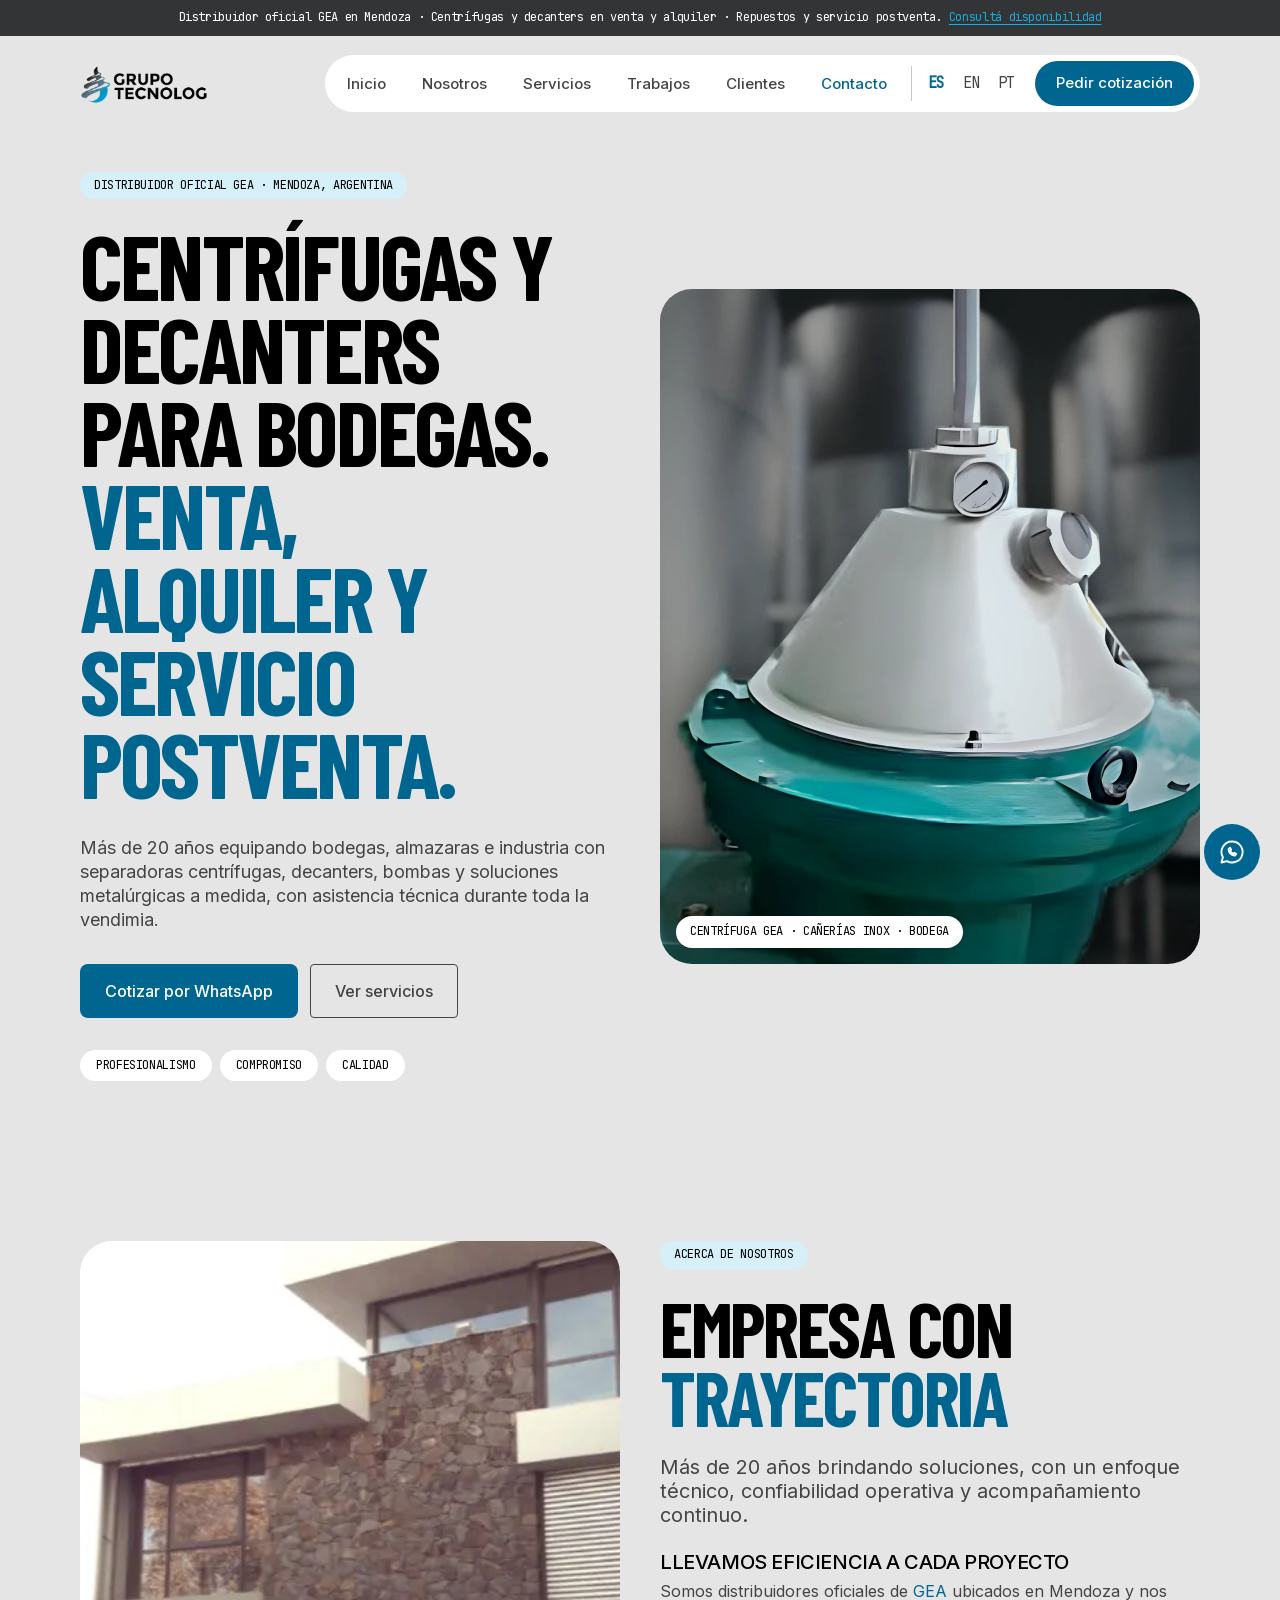
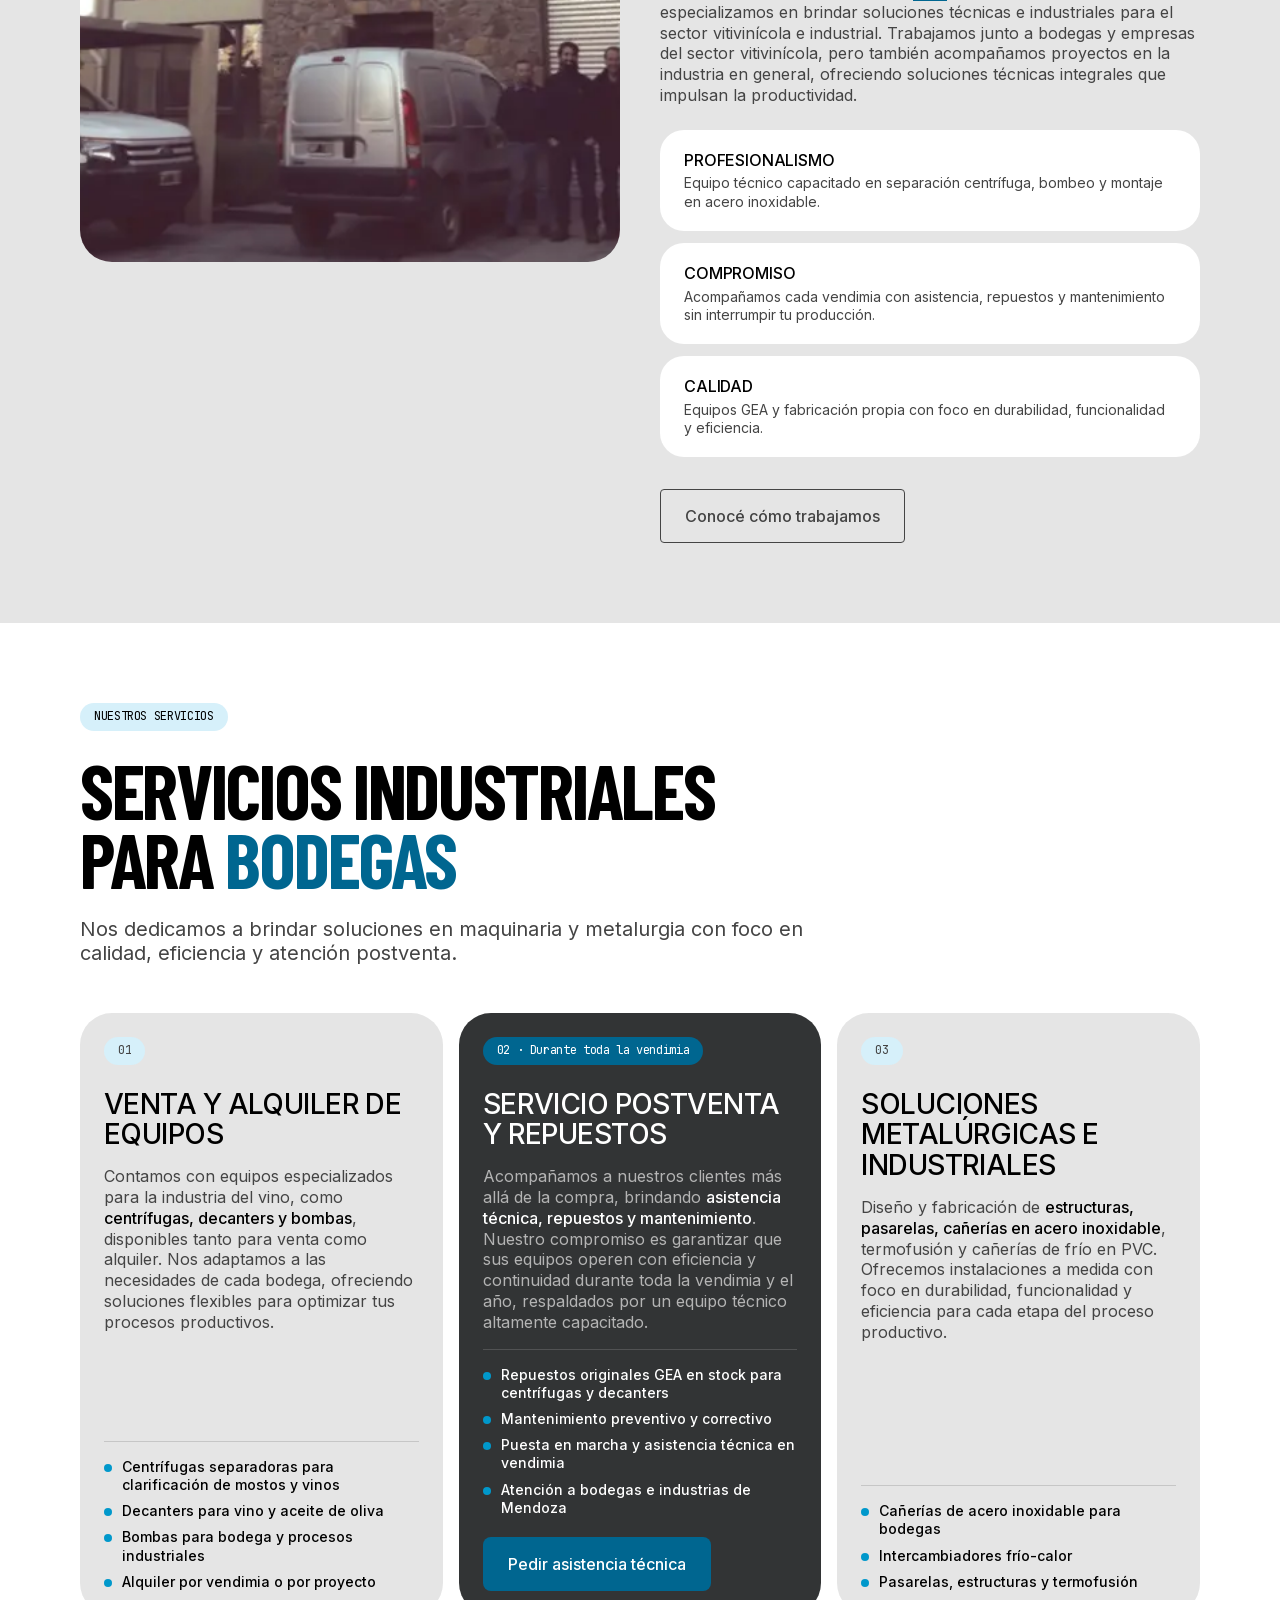
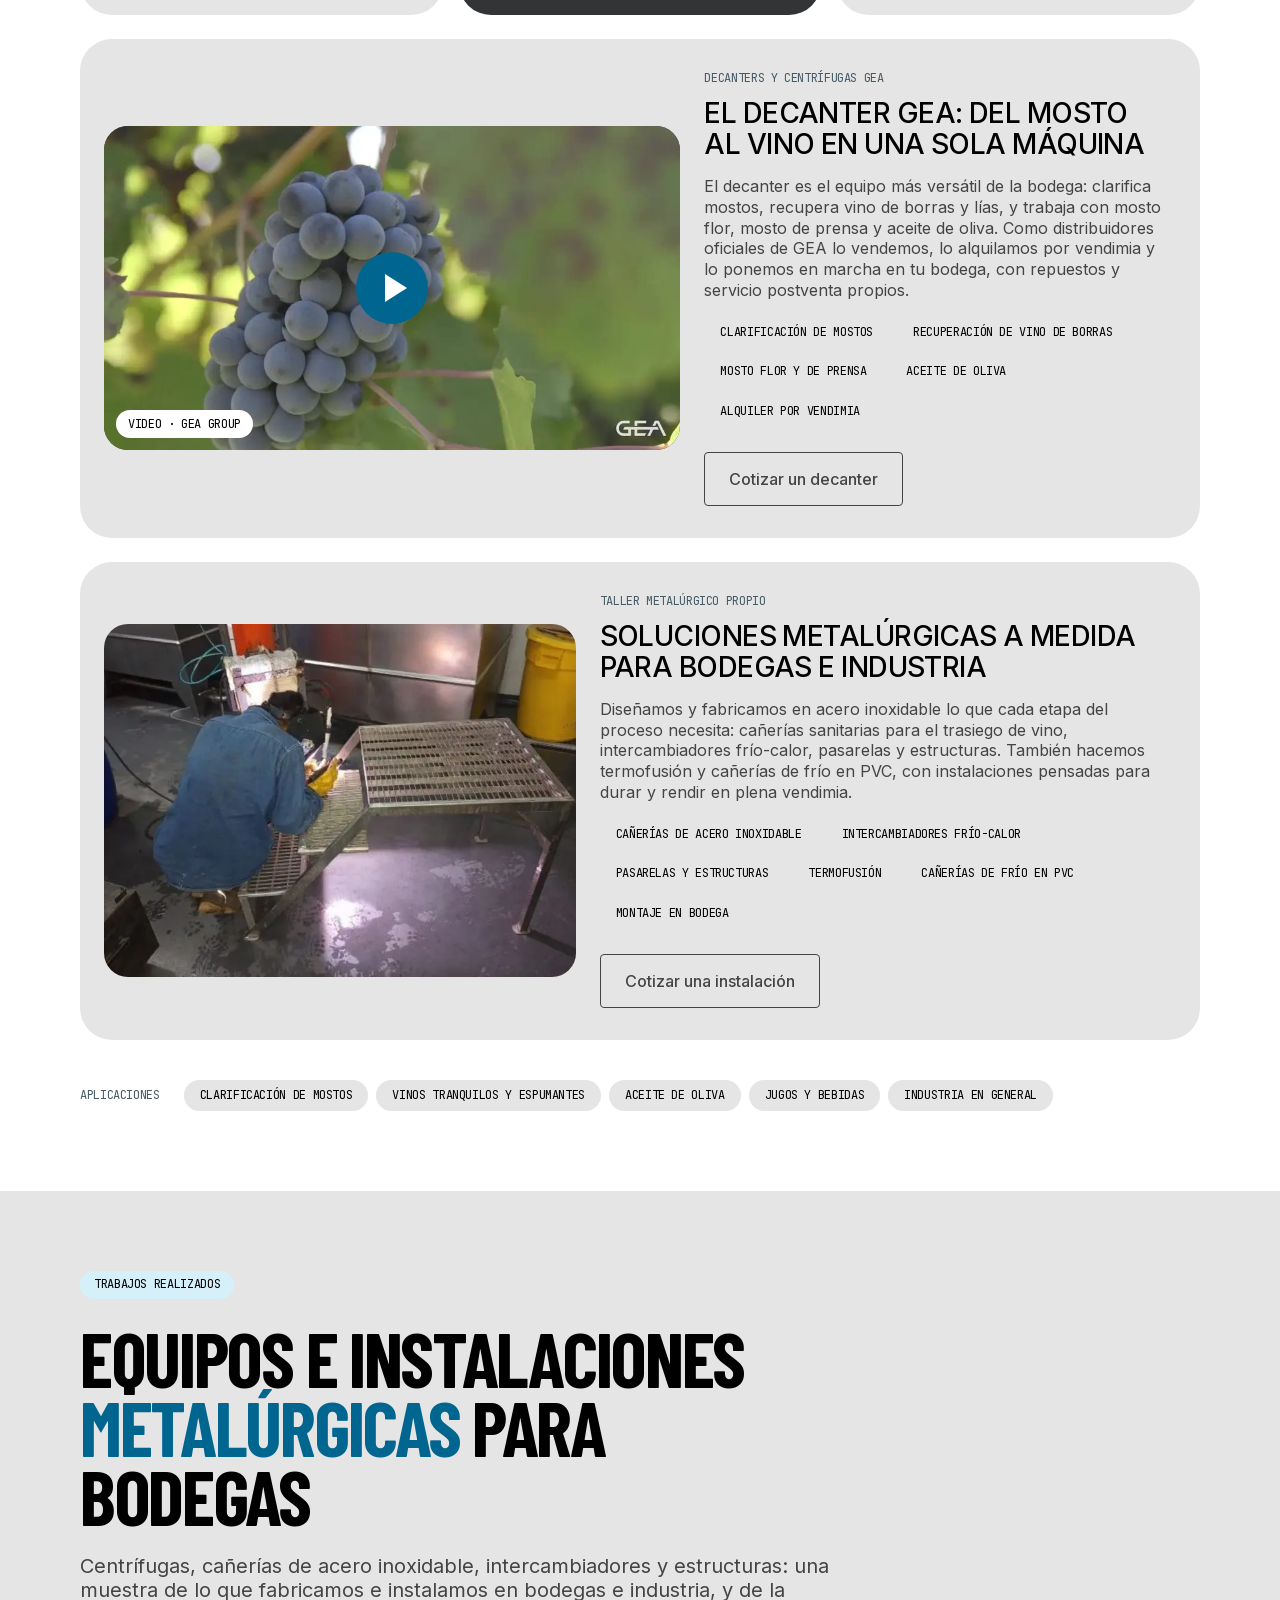
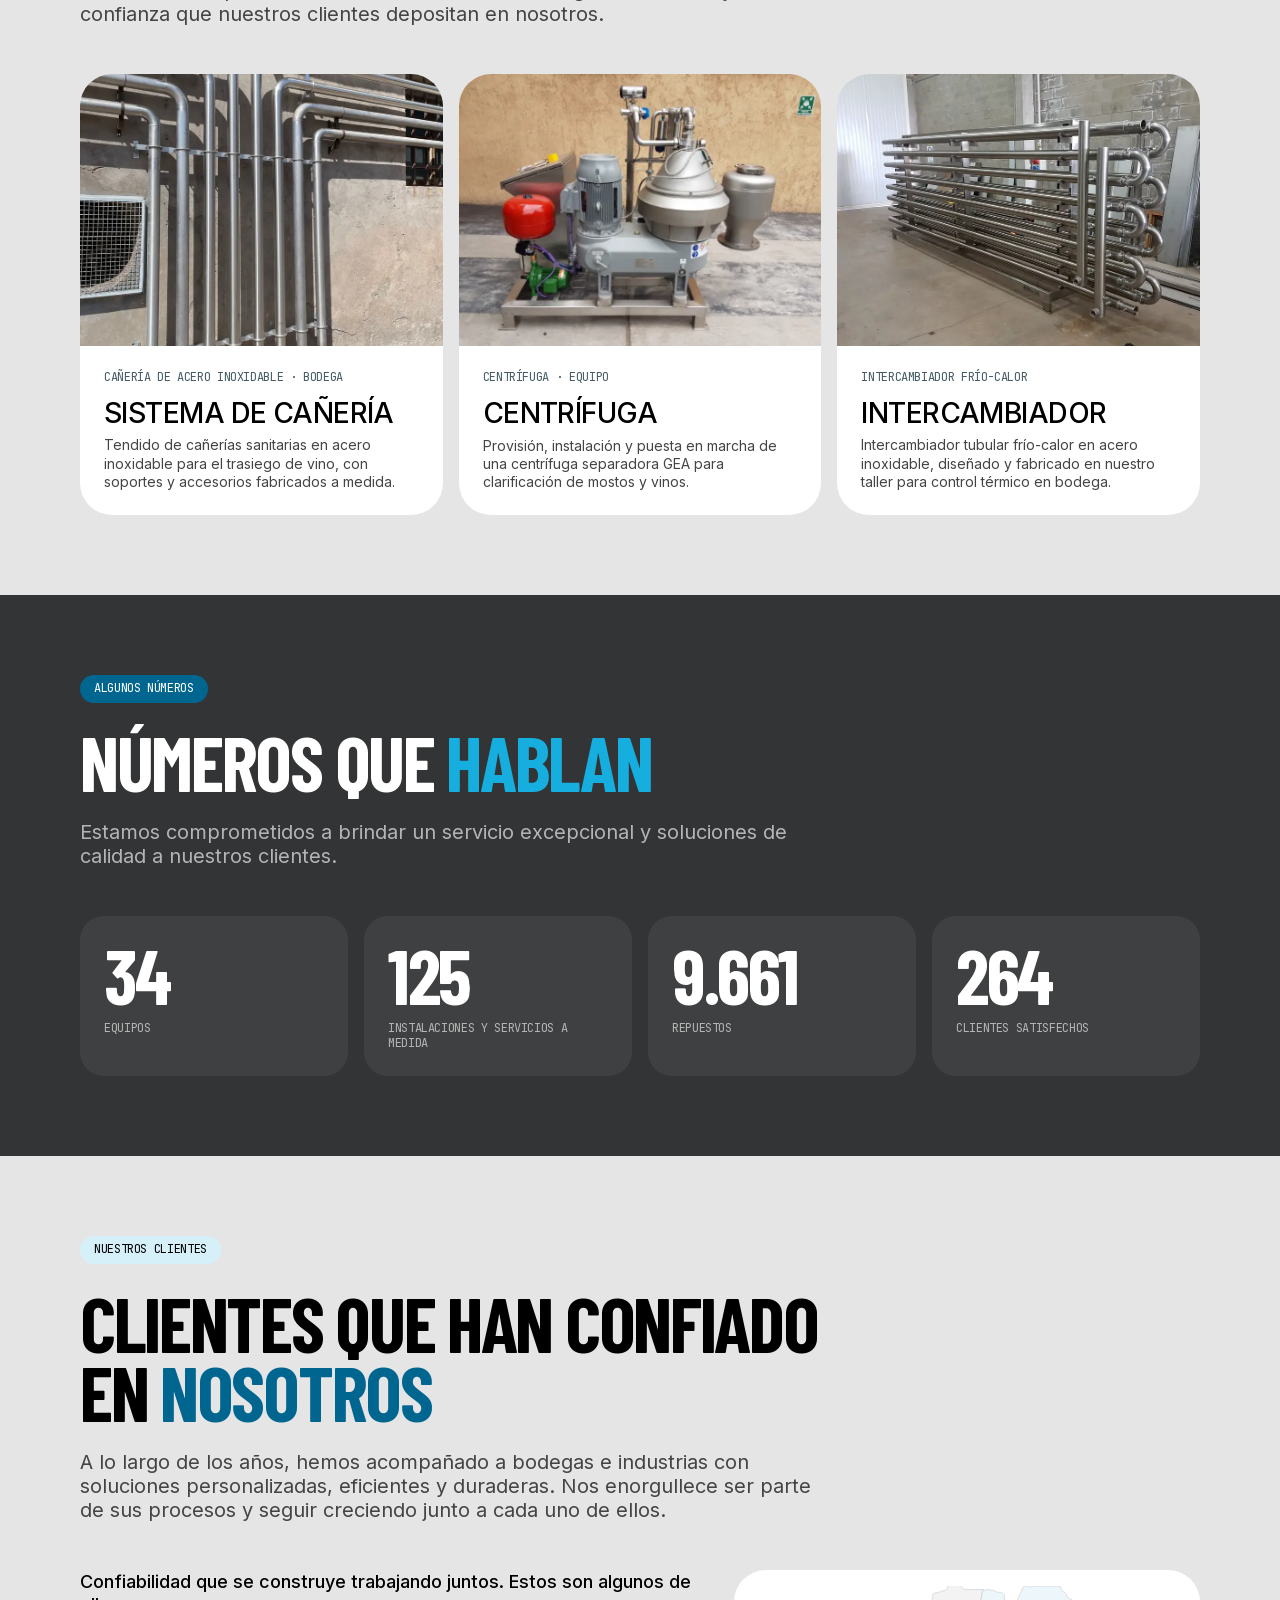
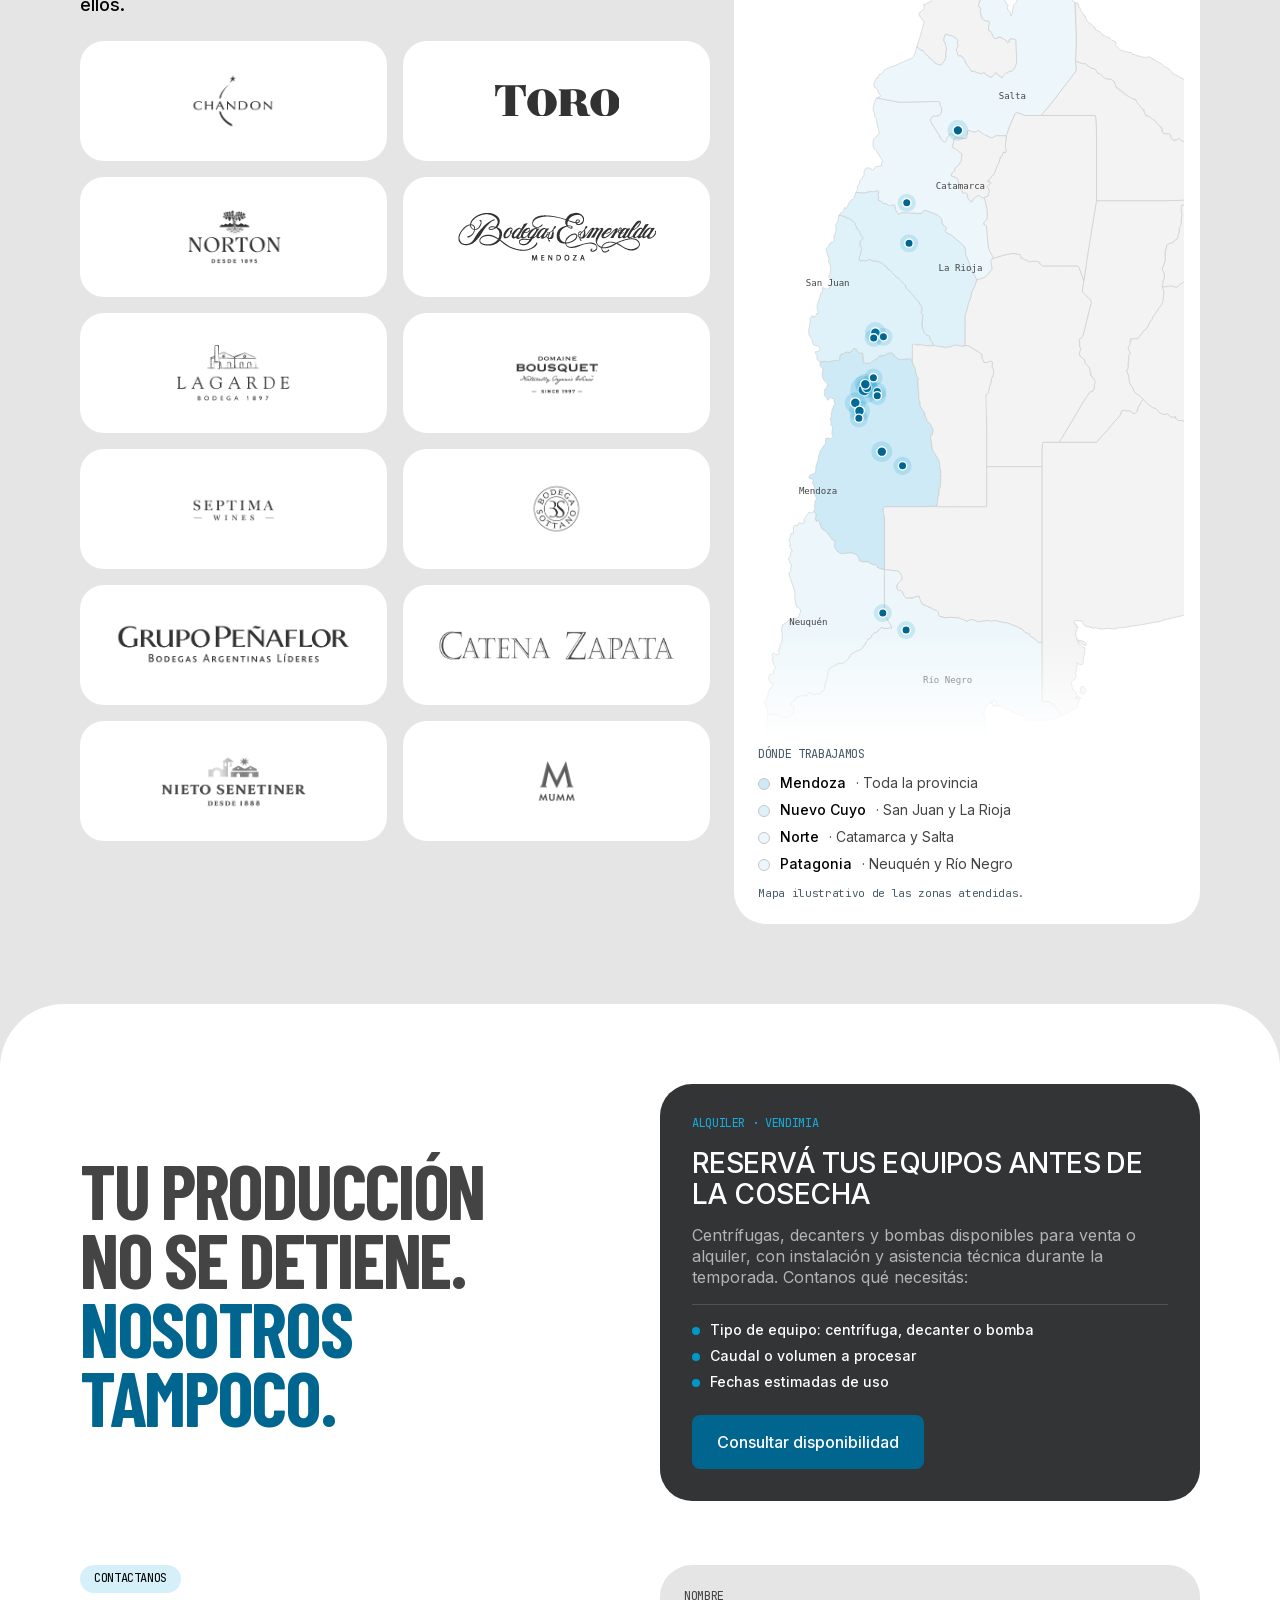
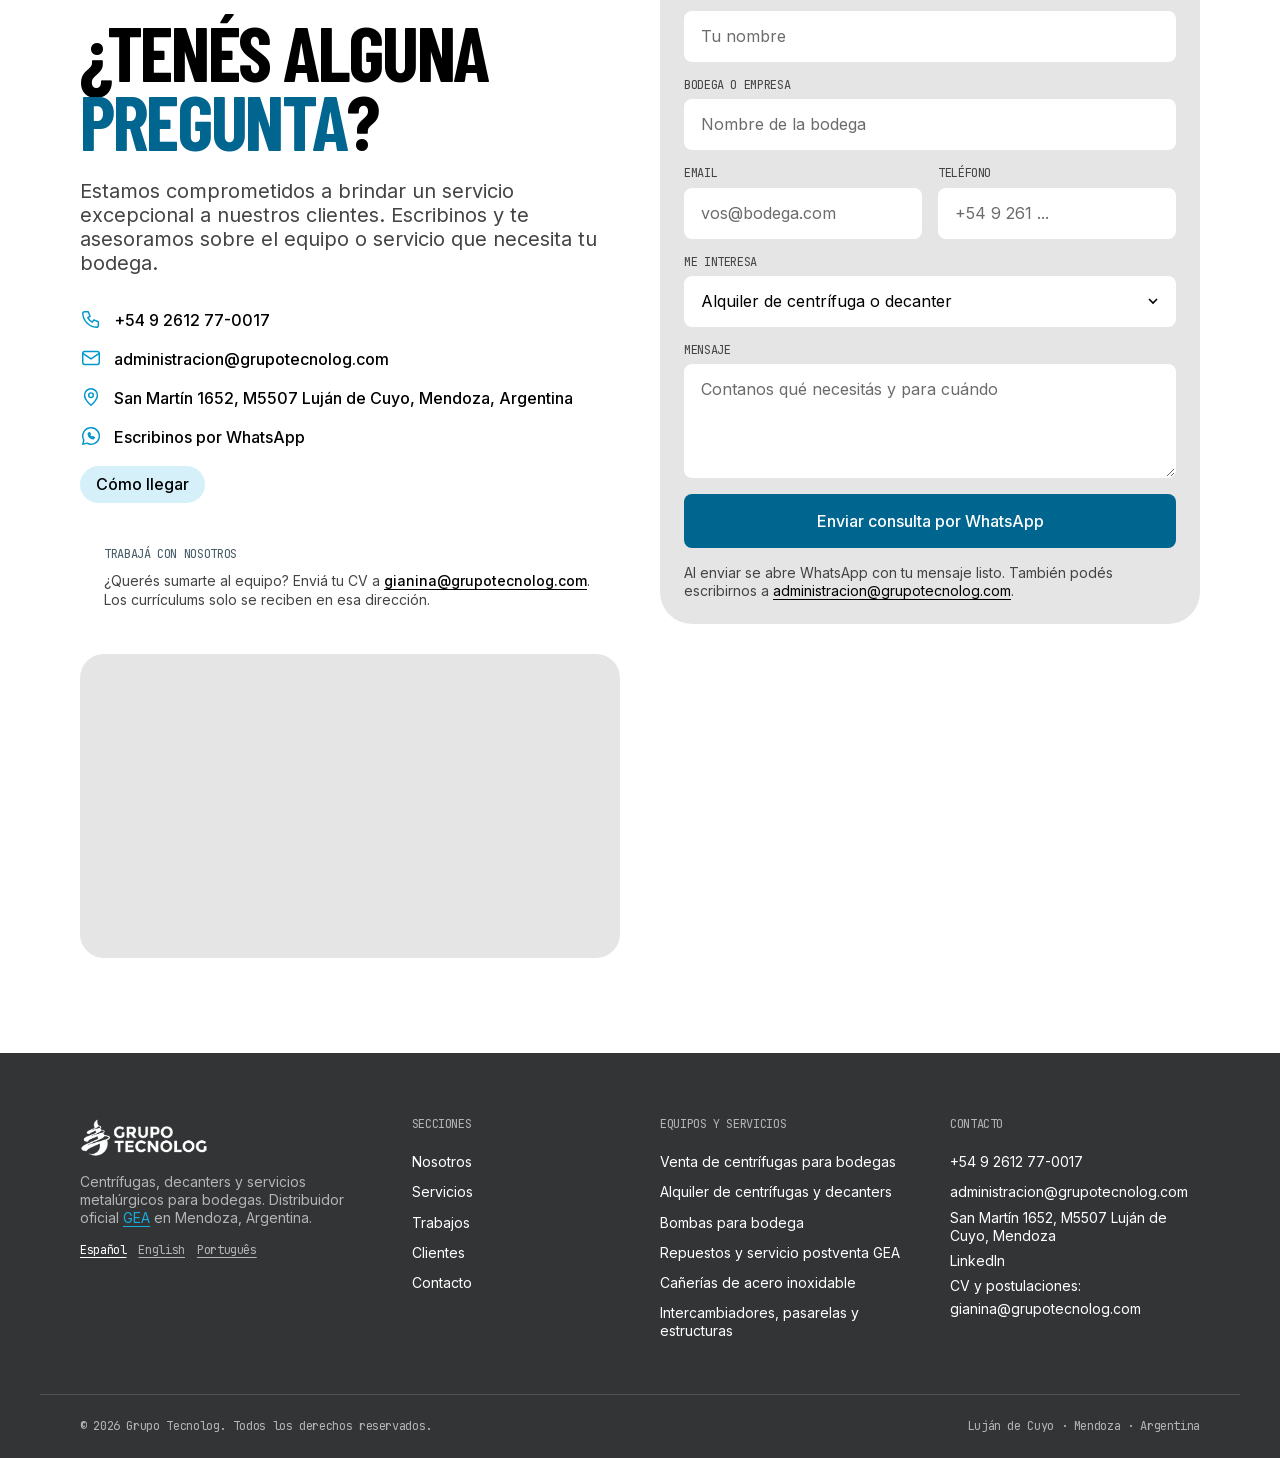
<file: index.html>
<!DOCTYPE html>
<html lang="es-AR">
<head>
  <meta charset="utf-8">
  <meta name="viewport" content="width=device-width, initial-scale=1">
  <title>Centrífugas, Decanters y Soluciones Metalúrgicas para Bodegas | Grupo Tecnolog Mendoza</title>
  <meta name="description" content="Venta y alquiler de centrífugas y decanters para bodegas, más cañerías de acero inoxidable, intercambiadores y estructuras. Distribuidor oficial GEA en Mendoza.">
  <meta name="keywords" content="centrífugas para bodegas, decanters para bodegas, alquiler de centrífugas, venta de centrífugas, centrífuga separadora vino, decanter aceite de oliva, clarificación de mostos, soluciones metalúrgicas para bodegas, cañerías de acero inoxidable bodega, intercambiador frío calor vino, pasarelas y estructuras metálicas, termofusión, cañerías de frío PVC, bombas para bodegas, GEA Mendoza, distribuidor oficial GEA, Luján de Cuyo">
  <meta name="robots" content="index, follow, max-image-preview:large, max-snippet:-1, max-video-preview:-1">
  <meta name="author" content="Grupo Tecnolog">
  <meta name="geo.region" content="AR-M">
  <meta name="geo.placename" content="Luján de Cuyo, Mendoza">
  <meta name="theme-color" content="#323435">
  <link rel="canonical" href="https://grupotecnolog.com/">
  <link rel="alternate" hreflang="es" href="https://grupotecnolog.com/">
  <link rel="alternate" hreflang="en" href="https://grupotecnolog.com/en/">
  <link rel="alternate" hreflang="pt-BR" href="https://grupotecnolog.com/pt/">
  <link rel="alternate" hreflang="x-default" href="https://grupotecnolog.com/">

  <!-- Open Graph / Twitter -->
  <meta property="og:type" content="website">
  <meta property="og:locale" content="es_AR">
  <meta property="og:site_name" content="Grupo Tecnolog">
  <meta property="og:url" content="https://grupotecnolog.com/">
  <meta property="og:title" content="Centrífugas, decanters y soluciones metalúrgicas para bodegas · Grupo Tecnolog">
  <meta property="og:description" content="Distribuidor oficial GEA en Mendoza. Centrífugas, decanters y bombas en venta y alquiler, y fabricación de cañerías de acero inoxidable, intercambiadores y estructuras para bodegas.">
  <meta property="og:image" content="https://grupotecnolog.com/assets/img/centrifuga-gea-bodega.jpg">
  <meta property="og:image:width" content="1600">
  <meta property="og:image:height" content="1066">
  <meta property="og:image:alt" content="Centrífuga separadora GEA instalada por Grupo Tecnolog en una bodega de Mendoza">
  <meta name="twitter:card" content="summary_large_image">
  <meta name="twitter:title" content="Centrífugas, decanters y soluciones metalúrgicas para bodegas · Grupo Tecnolog">
  <meta name="twitter:description" content="Venta, alquiler y servicio de centrífugas y decanters GEA, más cañerías inox, intercambiadores y estructuras para bodegas. Mendoza, Argentina.">
  <meta name="twitter:image" content="https://grupotecnolog.com/assets/img/centrifuga-gea-bodega.jpg">

  <!-- Icons -->
  <link rel="icon" href="/assets/logos/favicon-64.png" type="image/png" sizes="64x64">
  <link rel="apple-touch-icon" href="/assets/logos/favicon-300.png">
  <link rel="manifest" href="/site.webmanifest">

  <!-- Fonts -->
  <link rel="preload" as="font" type="font/woff2" href="/assets/fonts/barlow-condensed-700.woff2" crossorigin>
  <link rel="preload" as="font" type="font/woff2" href="/assets/fonts/inter-400.woff2" crossorigin>
  <style>
@font-face{font-family:'Barlow Condensed';font-style:normal;font-weight:700;font-display:swap;src:url('/assets/fonts/barlow-condensed-700.woff2') format('woff2')}@font-face{font-family:'Inter';font-style:normal;font-weight:400;font-display:swap;src:url('/assets/fonts/inter-400.woff2') format('woff2')}@font-face{font-family:'Inter';font-style:normal;font-weight:500 700;font-display:swap;src:url('/assets/fonts/inter-500.woff2') format('woff2')}@font-face{font-family:'JetBrains Mono';font-style:normal;font-weight:400;font-display:swap;src:url('/assets/fonts/jetbrains-mono-400.woff2') format('woff2')}:root{--color-black:#000000;--color-dark:#323435;--color-white:#ffffff;--color-canvas:#e5e5e5;--color-mist:#f3f3f3;--color-ash:#c6c6c6;--color-smoke:#b4b4b4;--color-slate:#444444;--color-steel:#465b66;--color-blue:#0098cb;--color-blue-text:#006690;--color-blue-light:#16addf;--color-blue-tint:#d6f0fa;--font-display:'Barlow Condensed','Anton','Bebas Neue',Impact,sans-serif;--font-body:'Inter',ui-sans-serif,system-ui,-apple-system,'Segoe UI',Roboto,sans-serif;--font-mono:'JetBrains Mono',ui-monospace,SFMono-Regular,Menlo,monospace;--radius-btn:8px;--radius-ghost:4px;--radius-card:32px;--radius-card-sm:24px;--radius-large:64px;--radius-pill:48px;--radius-tag:64px;--page-max:1200px;--gutter:clamp(16px,4vw,40px);--section-gap:80px}*,*::before,*::after{box-sizing:border-box}html{scroll-behavior:smooth;-webkit-text-size-adjust:100%}[id]{scroll-margin-top:112px}body{margin:0;background:var(--color-canvas);color:var(--color-black);font-family:var(--font-body);font-size:16px;line-height:1.3;font-weight:400;-webkit-font-smoothing:antialiased}img{max-width:100%;height:auto;display:block}a{color:var(--color-black);text-decoration:none}a:hover{text-decoration:underline;text-underline-offset:3px}p{margin:0 0 16px;color:var(--color-slate)}ul{margin:0;padding:0;list-style:none}address{font-style:normal}.container{max-width:var(--page-max);margin:0 auto;padding-left:var(--gutter);padding-right:var(--gutter)}.skip-link{position:absolute;left:-9999px;top:8px;background:var(--color-black);color:var(--color-white);padding:8px 16px;border-radius:var(--radius-btn);z-index:100}.skip-link:focus{left:16px}h1,h2,h3{margin:0;color:var(--color-black)}h1,h2,.tagline{font-family:var(--font-display);font-weight:700;text-transform:uppercase;line-height:.9;letter-spacing:-0.03em;overflow-wrap:break-word}h1 em,h2 em,.tagline em{font-style:normal;color:var(--color-blue-text)}h3{font-family:var(--font-body);font-weight:500;text-transform:uppercase;font-size:28px;line-height:1.1;letter-spacing:-0.02em}.eyebrow{font-family:var(--font-mono);font-size:12px;line-height:1.3;letter-spacing:-0.03em;text-transform:uppercase;color:var(--color-black);background:var(--color-blue-tint);display:inline-block;padding:6px 14px;border-radius:var(--radius-tag);margin:0 0 24px}.lead{font-size:20px;line-height:1.2;font-weight:400;color:var(--color-slate)}.mono-label{font-family:var(--font-mono);font-size:12px;line-height:1.3;letter-spacing:-0.03em;text-transform:uppercase;color:var(--color-steel);margin:0 0 12px}.btn{display:inline-flex;align-items:center;justify-content:center;gap:8px;font-family:var(--font-body);font-weight:500;font-size:16px;line-height:1.25;padding:16px 24px;border-radius:var(--radius-btn);border:1.5px solid transparent;text-decoration:none;cursor:pointer;transition:background-color .15s ease,color .15s ease,border-color .15s ease}.btn:hover{text-decoration:none}.btn-primary{background:var(--color-blue-text);color:var(--color-white)}.btn-primary:hover{background:var(--color-dark);color:var(--color-white)}.btn-outline{background:transparent;border-color:var(--color-slate);color:var(--color-slate);border-radius:var(--radius-ghost)}.btn-outline:hover{background:var(--color-black);border-color:var(--color-black);color:var(--color-white)}.btn-block{width:100%}.tag-list{display:flex;flex-wrap:wrap;gap:8px}.tag-list li{font-family:var(--font-mono);font-size:12px;letter-spacing:-0.03em;text-transform:uppercase;background:var(--color-white);color:var(--color-black);padding:8px 16px;border-radius:var(--radius-tag)}.announcement{background:var(--color-dark);color:var(--color-white);text-align:center;font-family:var(--font-mono);font-size:12px;letter-spacing:-0.03em;padding:6px 16px}.announcement p{margin:0;color:var(--color-white)}.announcement a{color:var(--color-blue-light);text-decoration:underline;text-underline-offset:3px;display:inline-block;padding:4px 0}.site-header{position:sticky;top:0;z-index:50;background:var(--color-canvas);transition:box-shadow .2s ease}.site-header.is-scrolled{border-bottom:1px solid var(--color-ash)}.nav-wrap{display:flex;align-items:center;justify-content:space-between;min-height:96px;gap:24px}.brand img{height:40px;width:auto}.site-nav{display:flex;align-items:center;gap:16px;flex:1;justify-content:flex-end}.menu{display:flex;align-items:center;gap:4px;background:var(--color-white);border-radius:var(--radius-pill);padding:6px}.menu a:not(.btn){display:inline-block;padding:10px 16px;border-radius:var(--radius-pill);color:var(--color-slate);font-size:15px;font-weight:500}.menu a:not(.btn):hover{text-decoration:none;color:var(--color-black);background:var(--color-mist)}.menu a.is-active{color:var(--color-blue-text)}.menu-cta{margin-left:8px}.menu-cta .btn{padding:12px 20px;font-size:15px;border-radius:var(--radius-pill)}.nav-toggle{display:none;width:48px;height:48px;border:0;background:var(--color-white);border-radius:50%;cursor:pointer;padding:14px 12px;flex-direction:column;justify-content:space-between}.nav-toggle span{display:block;height:2px;background:var(--color-black);transition:transform .2s ease,opacity .2s ease}.nav-toggle[aria-expanded="true"] span:nth-child(1){transform:translateY(9px) rotate(45deg)}.nav-toggle[aria-expanded="true"] span:nth-child(2){opacity:0}.nav-toggle[aria-expanded="true"] span:nth-child(3){transform:translateY(-9px) rotate(-45deg)}.hero{padding:40px 0 var(--section-gap)}.hero-inner{display:grid;grid-template-columns:1fr 1fr;gap:40px;align-items:center}.hero h1{font-size:clamp(52px,7.2vw,104px);margin-bottom:32px;max-width:12ch}.hero-sub{font-size:18px;line-height:1.33;color:var(--color-slate);max-width:52ch;margin-bottom:32px}.hero-actions{display:flex;flex-wrap:wrap;gap:12px;margin-bottom:32px}.hero-media{margin:0;border-radius:var(--radius-card);overflow:hidden;background:var(--color-white);aspect-ratio:4 / 5;width:100%;max-width:560px;justify-self:end;position:relative}.hero-media img,.hero-media video{width:100%;height:100%;object-fit:cover;display:block}.hero-media figcaption{position:absolute;left:16px;bottom:16px;font-family:var(--font-mono);font-size:12px;letter-spacing:-0.03em;text-transform:uppercase;background:var(--color-white);color:var(--color-black);padding:8px 14px;border-radius:var(--radius-tag)}.section{padding:var(--section-gap) 0}.section-alt{background:var(--color-white)}.section-dark{background:var(--color-dark);color:var(--color-white)}.section-dark h2,.section-dark .lead{color:var(--color-white)}.section-dark .lead{color:var(--color-smoke)}.section-dark .eyebrow{background:var(--color-blue-text);color:var(--color-white)}.section-dark h2 em{color:var(--color-blue-light)}.section-head{max-width:760px;margin-bottom:48px}.section h2{font-size:clamp(44px,6vw,80px);margin-bottom:24px}.section-head .lead{margin-bottom:0}.split{display:grid;grid-template-columns:1fr 1fr;gap:40px;align-items:start}.split-media{display:grid;gap:16px}.photo-card{margin:0;border-radius:var(--radius-card);overflow:hidden;background:var(--color-white)}.photo-card img{width:100%;height:100%;object-fit:cover}.photo-main{aspect-ratio:4 / 4.6}.split-copy h3{font-size:20px;margin:24px 0 8px}.split-copy a:not(.btn){color:var(--color-blue-text);text-decoration:underline;text-underline-offset:3px}.values{display:grid;gap:12px;margin:24px 0 32px}.values li{display:grid;gap:4px;background:var(--color-white);border-radius:var(--radius-card-sm);padding:20px 24px}.values strong{font-weight:500;text-transform:uppercase;letter-spacing:-0.01em}.values span{font-size:14px;line-height:1.3;color:var(--color-slate)}.cards-3{display:grid;grid-template-columns:repeat(3,1fr);gap:16px}.step-card{background:var(--color-canvas);border-radius:var(--radius-card);padding:24px;display:flex;flex-direction:column}.section:not(.section-alt) .step-card{background:var(--color-white)}.step-num{font-family:var(--font-mono);font-size:12px;letter-spacing:-0.03em;color:var(--color-black);background:var(--color-blue-tint);display:inline-block;align-self:flex-start;padding:6px 14px;border-radius:var(--radius-tag);margin:0 0 24px}.step-card h3{margin-bottom:16px}.step-card p{color:var(--color-slate)}.step-card strong{color:var(--color-black);font-weight:500}.check-list{margin-top:auto;display:grid;gap:8px;padding-top:16px;border-top:1px solid var(--color-ash);font-size:14px;line-height:1.3;font-weight:500;color:var(--color-black)}.check-list li{padding-left:18px;position:relative}.check-list li::before{content:'';position:absolute;left:0;top:6px;width:8px;height:8px;border-radius:50%;background:var(--color-blue)}.metal-split{display:grid;grid-template-columns:.9fr 1.1fr;gap:24px;margin-top:24px;background:var(--color-canvas);border-radius:var(--radius-card);padding:24px;align-items:center}.gea-split{grid-template-columns:1.1fr .9fr}.video-facade-wrap{min-width:0}.video-facade{position:relative;display:block;width:100%;aspect-ratio:16 / 9;border:0;padding:0;margin:0;border-radius:var(--radius-card-sm);overflow:hidden;background:var(--color-dark);cursor:pointer}.video-facade img,.video-facade iframe{position:absolute;inset:0;width:100%;height:100%;object-fit:cover;border:0}.video-facade .play{position:absolute;left:50%;top:50%;width:72px;height:72px;margin:-36px 0 0 -36px;border-radius:50%;background:var(--color-blue-text);transition:transform .15s ease,background-color .15s ease}.video-facade .play::after{content:'';position:absolute;left:29px;top:22px;border-style:solid;border-width:14px 0 14px 22px;border-color:transparent transparent transparent #fff}.video-facade:hover .play,.video-facade:focus-visible .play{transform:scale(1.06);background:var(--color-black)}.video-facade:focus-visible{outline:3px solid var(--color-blue-text);outline-offset:3px}.video-facade .video-caption{position:absolute;left:12px;bottom:12px;font-family:var(--font-mono);font-size:12px;letter-spacing:-0.03em;text-transform:uppercase;background:var(--color-white);color:var(--color-black);padding:6px 12px;border-radius:var(--radius-tag)}.video-facade.is-playing .play,.video-facade.is-playing .video-caption,.video-facade.is-playing img{display:none}.jobs-note{margin-top:24px;padding:20px 24px;background:var(--color-white);border-radius:var(--radius-card-sm)}.jobs-note .mono-label{margin-bottom:8px}.jobs-note p:last-child{margin:0;font-size:14px;line-height:1.4;color:var(--color-slate)}.jobs-note a{color:var(--color-black);font-weight:500;text-decoration:underline;text-underline-offset:3px;overflow-wrap:anywhere}.site-footer .footer-contact li a[href^="mailto:gianina"]{overflow-wrap:anywhere}.map-embed{position:relative;margin-top:24px;aspect-ratio:16 / 9;border-radius:var(--radius-card-sm);overflow:hidden;background:var(--color-canvas)}.map-embed iframe{position:absolute;inset:0;width:100%;height:100%;border:0}.step-card-dark{background:var(--color-dark) !important;color:var(--color-white)}.step-card-dark .step-num{background:var(--color-blue-text);color:var(--color-white)}.step-card-dark h3{color:var(--color-white)}.step-card-dark p,.step-card-dark strong{color:var(--color-white)}.step-card-dark p{color:var(--color-smoke)}.step-card-dark .check-list{border-top-color:rgba(255,255,255,.15);color:var(--color-white)}.step-card-dark .btn{align-self:flex-start;margin-top:20px}.step-card-dark .btn-primary:hover{background:var(--color-white);color:var(--color-dark)}.metal-photo{aspect-ratio:4 / 3;border-radius:var(--radius-card-sm)}.metal-copy{padding:8px 8px 8px 0}.metal-copy h3{margin-bottom:16px}.metal-copy .tag-list{margin:16px 0 24px}.metal-copy .tag-list li{background:var(--color-white)}.applications{margin-top:40px;display:flex;flex-wrap:wrap;align-items:center;gap:16px 24px}.applications-label{font-family:var(--font-mono);font-size:12px;letter-spacing:-0.03em;text-transform:uppercase;color:var(--color-steel);margin:0}.section-alt .tag-list li{background:var(--color-canvas)}.project-card{background:var(--color-white);border-radius:var(--radius-card);overflow:hidden;display:flex;flex-direction:column}.project-card figure{margin:0;aspect-ratio:4 / 3;overflow:hidden}.project-card img{width:100%;height:100%;object-fit:cover;transition:transform .5s ease}.project-card:hover img{transform:scale(1.03)}.project-body{padding:24px}.project-body h3{margin-bottom:8px}.project-body p:last-child{margin:0;font-size:14px;line-height:1.3;color:var(--color-slate)}.stats{display:grid;grid-template-columns:repeat(4,1fr);gap:16px;margin:0}.stat{display:flex;flex-direction:column;gap:12px;background:rgba(255,255,255,.06);border-radius:var(--radius-card-sm);padding:24px}.stat dd{margin:0;order:-1;font-family:var(--font-display);font-weight:700;font-size:clamp(56px,6vw,96px);line-height:.9;letter-spacing:-0.03em;color:var(--color-white)}.stat dt{font-family:var(--font-mono);font-size:12px;letter-spacing:-0.03em;text-transform:uppercase;color:var(--color-smoke)}.clients-note{font-size:18px;font-weight:500;color:var(--color-black);margin-bottom:24px}.clients-grid{display:grid;grid-template-columns:1.15fr .85fr;gap:24px;align-items:start}.logo-grid{display:grid;grid-template-columns:repeat(2,1fr);gap:16px}.clients-map{margin:0;background:var(--color-white);border-radius:var(--radius-card);padding:16px 16px 24px}.ar-map{width:100%;height:auto;display:block}.clients-map figcaption{padding:8px 8px 0}.clients-map .mono-label{margin-bottom:12px}.map-legend{display:grid;gap:8px;font-size:14px;line-height:1.35;color:var(--color-slate)}.map-legend li{display:flex;align-items:flex-start;gap:10px}.map-legend strong{color:var(--color-black);font-weight:500}.dot{flex:0 0 12px;width:12px;height:12px;border-radius:50%;margin-top:4px;border:1px solid var(--color-ash)}.dot-a{background:#cdeaf6}.dot-b{background:#e0f2f9}.dot-c{background:#edf7fb}.map-note{margin:12px 0 0;font-family:var(--font-mono);font-size:11px;letter-spacing:-0.03em;color:var(--color-steel)}.logo-grid li{background:var(--color-white);border-radius:var(--radius-card-sm);min-height:120px}.logo-grid a{display:flex;align-items:center;justify-content:center;height:100%;padding:24px 32px;min-height:120px}.logo-grid img{max-height:56px;width:auto;max-width:100%;object-fit:contain;filter:grayscale(1);opacity:.8;transition:opacity .2s ease,filter .2s ease}.logo-grid a:hover img{opacity:1;filter:grayscale(0)}#contacto{background:var(--color-white);border-radius:var(--radius-large) var(--radius-large) 0 0;padding-bottom:96px}.contact-intro{display:grid;grid-template-columns:1fr 1fr;gap:40px;align-items:center;margin-bottom:64px}.tagline{font-size:clamp(44px,6vw,80px);margin:0;max-width:14ch}.vendimia-card{background:var(--color-dark);color:var(--color-white);border-radius:var(--radius-card);padding:32px;display:flex;flex-direction:column;gap:16px}.vendimia-card .mono-label{color:var(--color-blue-light);margin:0}.vendimia-card h3{color:var(--color-white)}.vendimia-card p{color:var(--color-smoke);margin:0}.vendimia-card .check-list{margin-top:0;border-top-color:rgba(255,255,255,.15);color:var(--color-white)}.vendimia-card .btn{align-self:flex-start;margin-top:8px}.vendimia-card .btn-primary:hover{background:var(--color-white);color:var(--color-dark)}.contact-grid{display:grid;grid-template-columns:1fr 1fr;gap:40px;align-items:start}.contact-list{display:grid;gap:12px;margin:32px 0 16px}.contact-list li{display:flex;align-items:flex-start;gap:12px;font-weight:500;min-width:0}.contact-list a,.contact-list address{overflow-wrap:anywhere;display:inline-block;padding:3px 0}.contact-list svg{flex:0 0 22px;width:22px;height:22px;fill:none;stroke:var(--color-blue);stroke-width:1.6;stroke-linecap:round;stroke-linejoin:round;margin-top:1px}.contact-list a:hover{color:var(--color-blue-text)}.link-map{display:inline-block;font-weight:500;color:var(--color-black);background:var(--color-blue-tint);padding:8px 16px;border-radius:var(--radius-tag)}.link-map:hover{text-decoration:none;background:var(--color-blue-text);color:var(--color-white)}.contact-form{background:var(--color-canvas);border-radius:var(--radius-card);padding:24px;display:grid;gap:16px}.field{display:grid;gap:6px}.field-row{display:grid;grid-template-columns:1fr 1fr;gap:16px}.field label{font-family:var(--font-mono);font-size:12px;letter-spacing:-0.03em;text-transform:uppercase;color:var(--color-slate)}.field input,.field select,.field textarea{font:inherit;color:var(--color-black);background:var(--color-white);border:1.5px solid transparent;border-radius:var(--radius-btn);padding:14px 16px;width:100%;outline:none}.field textarea{resize:vertical;min-height:110px}.field select{appearance:none;-webkit-appearance:none;background-image:url("data:image/svg+xml,%3Csvg xmlns='http://www.w3.org/2000/svg' width='16' height='16' fill='none' stroke='%23000' stroke-width='1.6'%3E%3Cpath d='m4 6 4 4 4-4'/%3E%3C/svg%3E");background-repeat:no-repeat;background-position:right 14px center;padding-right:40px}.field input::placeholder,.field textarea::placeholder{color:#6b6b6b}.field input:focus,.field select:focus,.field textarea:focus{border-color:var(--color-blue-text)}.field input:user-invalid{border-color:#cf2e2e}.form-hint{margin:0;font-size:14px;line-height:1.3;color:var(--color-slate)}.form-hint a{color:var(--color-black);text-decoration:underline;text-underline-offset:3px}.site-footer{background:var(--color-dark);color:var(--color-white);padding:64px 0 24px;margin-top:-1px}.footer-grid{display:grid;grid-template-columns:1.4fr 1fr 1.2fr 1.2fr;gap:40px}.footer-brand img{height:40px;width:auto;margin-bottom:16px;filter:brightness(0) invert(1)}.footer-brand p{font-size:14px;line-height:1.3;color:var(--color-smoke);max-width:36ch}.footer-brand a{color:var(--color-blue-light);text-decoration:underline;text-underline-offset:3px}.footer-title{font-family:var(--font-mono);font-size:12px;letter-spacing:-0.03em;text-transform:uppercase;color:var(--color-smoke);margin-bottom:16px}.site-footer ul{display:grid;gap:2px;font-size:14px;line-height:1.3;color:var(--color-white)}.site-footer ul a{color:var(--color-white);display:inline-block;padding:5px 0}.site-footer ul a:hover{color:var(--color-blue-light)}.footer-bottom{display:flex;justify-content:space-between;flex-wrap:wrap;gap:8px;margin-top:48px;padding-top:24px;border-top:1px solid rgba(255,255,255,.15);font-family:var(--font-mono);font-size:12px;letter-spacing:-0.03em;color:var(--color-smoke)}.footer-bottom p{margin:0;color:var(--color-smoke)}.wa-float{position:fixed;right:20px;bottom:20px;z-index:40;width:56px;height:56px;border-radius:50%;background:var(--color-blue-text);color:var(--color-white);display:flex;align-items:center;justify-content:center;transition:background-color .15s ease}.wa-float:hover{background:var(--color-dark);color:var(--color-white);text-decoration:none}.wa-float svg{width:28px;height:28px;fill:none;stroke:currentColor;stroke-width:1.6;stroke-linecap:round;stroke-linejoin:round}@media (prefers-reduced-motion:no-preference){.reveal{opacity:0;transform:translateY(16px);transition:opacity .5s ease,transform .5s ease}.reveal.is-visible{opacity:1;transform:none}}@media (max-width:1024px){.cards-3{grid-template-columns:1fr}.clients-grid{grid-template-columns:1fr}.logo-grid{grid-template-columns:repeat(4,1fr)}.footer-grid{grid-template-columns:1fr 1fr}.stats{grid-template-columns:repeat(2,1fr)}.hero-inner{grid-template-columns:1fr}.hero-media{max-width:none;justify-self:stretch}}@media (max-width:900px){.nav-wrap{min-height:80px}.nav-toggle{display:flex}.menu{display:none;position:absolute;left:var(--gutter);right:var(--gutter);top:calc(100% - 8px);flex-direction:column;align-items:stretch;gap:4px;border-radius:var(--radius-card-sm);padding:12px}.menu.is-open{display:flex}.menu a:not(.btn){padding:12px 16px;font-size:16px}.menu-cta{margin:8px 0 0}.menu-cta .btn{width:100%;border-radius:var(--radius-btn)}.split,.contact-grid,.contact-intro,.metal-split,.gea-split{grid-template-columns:1fr}[id]{scroll-margin-top:88px}}@media (max-width:600px){:root{--section-gap:64px;--radius-card:24px;--radius-large:40px}.section h2,.tagline{font-size:clamp(36px,11vw,48px)}.hero h1{font-size:clamp(36px,11.5vw,52px)}.brand img{height:32px}.hero{padding-top:16px}.logo-grid{grid-template-columns:repeat(2,1fr)}.logo-grid a{padding:20px}.clients-map{padding:12px 12px 20px}.field-row{grid-template-columns:1fr}.vendimia-card{padding:24px}.footer-grid{grid-template-columns:1fr;gap:32px}.stats{grid-template-columns:1fr}h3{font-size:24px}.wa-float{right:16px;bottom:16px}}.lang-switch{display:flex;align-items:center;gap:2px;margin-left:4px;padding-left:8px;border-left:1px solid var(--color-ash)}.lang-switch a{font-family:var(--font-mono);font-size:12px;letter-spacing:-0.03em;padding:8px 8px !important;border-radius:var(--radius-pill);color:var(--color-slate)}.lang-switch a.is-active{color:var(--color-blue-text);font-weight:700}.footer-lang{display:flex;gap:12px;margin-top:16px}.footer-lang a{font-family:var(--font-mono);font-size:12px;letter-spacing:-0.03em;color:var(--color-smoke)}.footer-lang a.is-active{color:var(--color-white)}@media (max-width:900px){.lang-switch{border-left:0;padding:8px 0 0;margin:4px 0 0;border-top:1px solid var(--color-ash)}.lang-switch a{padding:10px 12px !important}}
  </style>

  <!-- Datos estructurados -->
  <script type="application/ld+json">
  {
    "@context": "https://schema.org",
    "@graph": [
      {
        "@type": ["LocalBusiness", "Organization"],
        "@id": "https://grupotecnolog.com/#organization",
        "name": "Grupo Tecnolog",
        "legalName": "Grupo Tecnolog",
        "url": "https://grupotecnolog.com/",
        "logo": "https://grupotecnolog.com/assets/logos/grupo-tecnolog-logo.png",
        "image": "https://grupotecnolog.com/assets/img/centrifuga-gea-bodega.jpg",
        "description": "Distribuidor oficial GEA en Mendoza. Venta y alquiler de centrífugas, decanters y bombas para bodegas e industria del aceite, servicio postventa y soluciones metalúrgicas en acero inoxidable.",
        "slogan": "Tu producción no se detiene. Nosotros tampoco.",
        "telephone": "+54 9 261 277-0017",
        "email": "administracion@grupotecnolog.com",
        "priceRange": "$$",
        "address": {
          "@type": "PostalAddress",
          "streetAddress": "San Martín 1652",
          "addressLocality": "Luján de Cuyo",
          "addressRegion": "Mendoza",
          "postalCode": "M5507",
          "addressCountry": "AR"
        },
        "geo": { "@type": "GeoCoordinates", "latitude": -33.0241911, "longitude": -68.8743517 },
        "hasMap": "https://www.google.com/maps/place/GRUPO+TECNOLOG+SA/@-33.023988,-68.8743844,19.23z/data=!4m15!1m8!3m7!1s0x967e75311cd957b7:0x4645e2080e4f8c36!2sSan+Mart%C3%ADn+1652,+M5507+Luj%C3%A1n+de+Cuyo,+Mendoza!3b1!8m2!3d-33.0242921!4d-68.8743844!16s%2Fg%2F11j6g3mzhf!3m5!1s0x967e75311c9c780f:0x1a8981648589e1e2!8m2!3d-33.0241911!4d-68.8743517!16s%2Fg%2F11gbv4yhb6?entry=ttu&g_ep=EgoyMDI2MDkyMy4wIKXMDSoASAFQAw%3D%3D",
        "areaServed": [
          { "@type": "State", "name": "Mendoza" },
          { "@type": "Country", "name": "Argentina" }
        ],
        "knowsAbout": ["Centrífugas separadoras para vino", "Decanters para bodegas", "Decanters para aceite de oliva", "Clarificación de mostos", "Bombas para bodegas", "Cañerías de acero inoxidable", "Intercambiadores de calor"],
        "brand": { "@type": "Brand", "name": "GEA", "url": "https://www.gea.com/es/" },
        "sameAs": ["https://www.linkedin.com/company/grupotecnolog", "https://www.google.com/maps/place/GRUPO+TECNOLOG+SA/@-33.023988,-68.8743844,19.23z/data=!4m15!1m8!3m7!1s0x967e75311cd957b7:0x4645e2080e4f8c36!2sSan+Mart%C3%ADn+1652,+M5507+Luj%C3%A1n+de+Cuyo,+Mendoza!3b1!8m2!3d-33.0242921!4d-68.8743844!16s%2Fg%2F11j6g3mzhf!3m5!1s0x967e75311c9c780f:0x1a8981648589e1e2!8m2!3d-33.0241911!4d-68.8743517!16s%2Fg%2F11gbv4yhb6?entry=ttu&g_ep=EgoyMDI2MDkyMy4wIKXMDSoASAFQAw%3D%3D"],
        "contactPoint": [{
          "@type": "ContactPoint",
          "telephone": "+54 9 261 277-0017",
          "contactType": "sales",
          "availableLanguage": ["es", "en", "pt"],
          "areaServed": "AR"
        }],
        "hasOfferCatalog": {
          "@type": "OfferCatalog",
          "name": "Equipos y servicios para bodegas",
          "itemListElement": [
            { "@type": "Offer", "itemOffered": { "@type": "Service", "name": "Venta de centrífugas separadoras para bodegas", "serviceType": "Venta de equipos" } },
            { "@type": "Offer", "itemOffered": { "@type": "Service", "name": "Alquiler de centrífugas para vendimia", "serviceType": "Alquiler de equipos" } },
            { "@type": "Offer", "itemOffered": { "@type": "Service", "name": "Venta y alquiler de decanters para vino y aceite", "serviceType": "Venta y alquiler de equipos" } },
            { "@type": "Offer", "itemOffered": { "@type": "Service", "name": "Venta y alquiler de bombas para bodegas", "serviceType": "Venta y alquiler de equipos" } },
            { "@type": "Offer", "itemOffered": { "@type": "Service", "name": "Servicio postventa, repuestos y mantenimiento de centrífugas", "serviceType": "Servicio técnico" } },
            { "@type": "Offer", "itemOffered": { "@type": "Service", "name": "Soluciones metalúrgicas: cañerías de acero inoxidable, pasarelas, estructuras, termofusión y cañerías de frío en PVC", "serviceType": "Fabricación e instalación" } }
          ]
        }
      },
      {
        "@type": "WebSite",
        "@id": "https://grupotecnolog.com/#website",
        "url": "https://grupotecnolog.com/",
        "name": "Grupo Tecnolog",
        "inLanguage": ["es", "en", "pt-BR"],
        "publisher": { "@id": "https://grupotecnolog.com/#organization" }
      },
      {
        "@type": "WebPage",
        "@id": "https://grupotecnolog.com/#webpage",
        "url": "https://grupotecnolog.com/",
        "name": "Centrífugas, Decanters y Soluciones Metalúrgicas para Bodegas | Grupo Tecnolog Mendoza",
        "isPartOf": { "@id": "https://grupotecnolog.com/#website" },
        "about": { "@id": "https://grupotecnolog.com/#organization" },
        "inLanguage": "es",
        "primaryImageOfPage": "https://grupotecnolog.com/assets/img/centrifuga-gea-bodega.jpg"
      }
    ]
  }
  </script>
</head>
<body>
  <a class="skip-link" href="#contenido">Ir al contenido</a>

  <!-- 1 · Header -->
  <div class="announcement" role="region" aria-label="Aviso">
    <p>Distribuidor oficial GEA en Mendoza · Centrífugas y decanters en venta y alquiler · Repuestos y servicio postventa. <a href="https://wa.me/5492612770017?text=Hola%21%20Quiero%20consultar%20disponibilidad%20de%20centr%C3%ADfugas%20y%20decanters%20para%20la%20vendimia." target="_blank" rel="noopener">Consultá disponibilidad</a></p>
  </div>

  <header class="site-header" id="inicio">
    <div class="container nav-wrap">
      <a class="brand" href="#inicio" aria-label="Grupo Tecnolog, inicio">
        <img src="/assets/logos/grupo-tecnolog-logo.webp" alt="Grupo Tecnolog" width="400" height="123">
      </a>
      <nav class="site-nav" aria-label="Principal">
        <button class="nav-toggle" aria-expanded="false" aria-controls="menu" aria-label="Abrir menú" data-open="Abrir menú" data-close="Cerrar menú">
          <span></span><span></span><span></span>
        </button>
        <ul id="menu" class="menu">
          <li><a href="#inicio">Inicio</a></li>
          <li><a href="#nosotros">Nosotros</a></li>
          <li><a href="#servicios">Servicios</a></li>
          <li><a href="#proyectos">Trabajos</a></li>
          <li><a href="#clientes">Clientes</a></li>
          <li><a href="#contacto">Contacto</a></li>
          <li class="lang-switch">
            <a href="/" hreflang="es" lang="es" class="is-active" aria-label="Español">ES</a>
            <a href="/en/" hreflang="en" lang="en" class="" aria-label="English">EN</a>
            <a href="/pt/" hreflang="pt-BR" lang="pt-BR" class="" aria-label="Português">PT</a>
          </li>
          <li class="menu-cta"><a class="btn btn-primary" href="https://wa.me/5492612770017?text=Hola%21%20Vengo%20desde%20la%20p%C3%A1gina%20y%20quer%C3%ADa%20hacer%20una%20consulta." target="_blank" rel="noopener">Pedir cotización</a></li>
        </ul>
      </nav>
    </div>
  </header>

  <main id="contenido">

    <!-- 2 · Hero -->
    <section class="hero" aria-labelledby="hero-title">
      <div class="container hero-inner">
        <div class="hero-copy">
          <p class="eyebrow">Distribuidor oficial GEA · Mendoza, Argentina</p>
          <h1 id="hero-title">Centrífugas y decanters para bodegas. <em>Venta, alquiler y servicio postventa.</em></h1>
          <p class="hero-sub">Más de 20 años equipando bodegas, almazaras e industria con separadoras centrífugas, decanters, bombas y soluciones metalúrgicas a medida, con asistencia técnica durante toda la vendimia.</p>
          <div class="hero-actions">
            <a class="btn btn-primary" href="https://wa.me/5492612770017?text=Hola%21%20Quiero%20cotizar%20una%20centr%C3%ADfuga%20o%20decanter%20para%20mi%20bodega." target="_blank" rel="noopener">Cotizar por WhatsApp</a>
            <a class="btn btn-outline" href="#servicios">Ver servicios</a>
          </div>
          <ul class="tag-list" aria-label="Valores">
            <li>Profesionalismo</li>
            <li>Compromiso</li>
            <li>Calidad</li>
          </ul>
        </div>
        <figure class="hero-media">
          <video class="hero-video" muted loop playsinline preload="none" poster="/assets/img/centrifuga-gea-bodega-poster.webp" aria-label="Centrífugas, cañerías e intercambiadores instalados por Grupo Tecnolog en bodegas de Mendoza">
            <source src="/assets/video/gt-hero-loop.webm" type="video/webm">
          </video>
          <figcaption>Centrífuga GEA · Cañerías inox · Bodega</figcaption>
        </figure>
      </div>
    </section>

    <!-- 3 · Nosotros -->
    <section class="section" id="nosotros" aria-labelledby="nosotros-title">
      <div class="container split">
        <div class="split-media">
          <figure class="photo-card photo-main">
            <img src="/assets/img/equipo-grupo-tecnolog-mendoza-800.webp" srcset="/assets/img/equipo-grupo-tecnolog-mendoza-800.webp 800w, /assets/img/equipo-grupo-tecnolog-mendoza-1200.webp 1200w" sizes="(max-width: 900px) 100vw, 540px" alt="Equipo técnico de Grupo Tecnolog frente a su sede en Luján de Cuyo, Mendoza, distribuidor exclusivo GEA" width="1200" height="685" loading="lazy">
          </figure>
        </div>
        <div class="split-copy">
          <p class="eyebrow">Acerca de nosotros</p>
          <h2 id="nosotros-title">Empresa con <em>trayectoria</em></h2>
          <p class="lead">Más de 20 años brindando soluciones, con un enfoque técnico, confiabilidad operativa y acompañamiento continuo.</p>
          <h3>Llevamos eficiencia a cada proyecto</h3>
          <p>Somos distribuidores oficiales de <a href="https://www.gea.com/es/" target="_blank" rel="noopener">GEA</a> ubicados en Mendoza y nos especializamos en brindar soluciones técnicas e industriales para el sector vitivinícola e industrial. Trabajamos junto a bodegas y empresas del sector vitivinícola, pero también acompañamos proyectos en la industria en general, ofreciendo soluciones técnicas integrales que impulsan la productividad.</p>
          <ul class="values">
            <li>
              <strong>Profesionalismo</strong>
              <span>Equipo técnico capacitado en separación centrífuga, bombeo y montaje en acero inoxidable.</span>
            </li>
            <li>
              <strong>Compromiso</strong>
              <span>Acompañamos cada vendimia con asistencia, repuestos y mantenimiento sin interrumpir tu producción.</span>
            </li>
            <li>
              <strong>Calidad</strong>
              <span>Equipos GEA y fabricación propia con foco en durabilidad, funcionalidad y eficiencia.</span>
            </li>
          </ul>
          <a class="btn btn-outline" href="#servicios">Conocé cómo trabajamos</a>
        </div>
      </div>
    </section>

    <!-- 4 · Servicios -->
    <section class="section section-alt" id="servicios" aria-labelledby="servicios-title">
      <div class="container">
        <div class="section-head">
          <p class="eyebrow">Nuestros servicios</p>
          <h2 id="servicios-title">Servicios industriales para <em>bodegas</em></h2>
          <p class="lead">Nos dedicamos a brindar soluciones en maquinaria y metalurgia con foco en calidad, eficiencia y atención postventa.</p>
        </div>

        <div class="cards-3">
          <article class="step-card">
            <p class="step-num">01</p>
            <h3>Venta y alquiler de equipos</h3>
            <p>Contamos con equipos especializados para la industria del vino, como <strong>centrífugas, decanters y bombas</strong>, disponibles tanto para venta como alquiler. Nos adaptamos a las necesidades de cada bodega, ofreciendo soluciones flexibles para optimizar tus procesos productivos.</p>
            <ul class="check-list">
              <li>Centrífugas separadoras para clarificación de mostos y vinos</li>
              <li>Decanters para vino y aceite de oliva</li>
              <li>Bombas para bodega y procesos industriales</li>
              <li>Alquiler por vendimia o por proyecto</li>
            </ul>
          </article>

          <article class="step-card step-card-dark">
            <p class="step-num">02 · Durante toda la vendimia</p>
            <h3>Servicio postventa y repuestos</h3>
            <p>Acompañamos a nuestros clientes más allá de la compra, brindando <strong>asistencia técnica, repuestos y mantenimiento</strong>. Nuestro compromiso es garantizar que sus equipos operen con eficiencia y continuidad durante toda la vendimia y el año, respaldados por un equipo técnico altamente capacitado.</p>
            <ul class="check-list">
              <li>Repuestos originales GEA en stock para centrífugas y decanters</li>
              <li>Mantenimiento preventivo y correctivo</li>
              <li>Puesta en marcha y asistencia técnica en vendimia</li>
              <li>Atención a bodegas e industrias de Mendoza</li>
            </ul>
            <a class="btn btn-primary" href="https://wa.me/5492612770017?text=Hola%21%20Necesito%20asistencia%20t%C3%A9cnica%20o%20repuestos%20para%20un%20equipo%20GEA." target="_blank" rel="noopener">Pedir asistencia técnica</a>
          </article>

          <article class="step-card">
            <p class="step-num">03</p>
            <h3>Soluciones metalúrgicas e industriales</h3>
            <p>Diseño y fabricación de <strong>estructuras, pasarelas, cañerías en acero inoxidable</strong>, termofusión y cañerías de frío en PVC. Ofrecemos instalaciones a medida con foco en durabilidad, funcionalidad y eficiencia para cada etapa del proceso productivo.</p>
            <ul class="check-list">
              <li>Cañerías de acero inoxidable para bodegas</li>
              <li>Intercambiadores frío-calor</li>
              <li>Pasarelas, estructuras y termofusión</li>
            </ul>
          </article>
        </div>

        <div class="metal-split gea-split" id="decanters">
          <div class="video-facade-wrap">
            <button class="video-facade" type="button" data-yt="TZMTGBaIxv8" aria-label="Reproducir video: GEA Multi-Purpose Wine Decanter">
              <img src="/assets/img/decanter-gea-vino-video.webp" alt="Decanter GEA para vino, fotograma del video de GEA Group" width="960" height="540" loading="lazy">
              <span class="play" aria-hidden="true"></span>
              <span class="video-caption">Video · GEA Group</span>
            </button>
          </div>
          <div class="metal-copy">
            <p class="mono-label">Decanters y centrífugas GEA</p>
            <h3>El decanter GEA: del mosto al vino en una sola máquina</h3>
            <p>El decanter es el equipo más versátil de la bodega: clarifica mostos, recupera vino de borras y lías, y trabaja con mosto flor, mosto de prensa y aceite de oliva. Como distribuidores oficiales de GEA lo vendemos, lo alquilamos por vendimia y lo ponemos en marcha en tu bodega, con repuestos y servicio postventa propios.</p>
            <ul class="tag-list" aria-label="Aplicaciones del decanter">
              <li>Clarificación de mostos</li>
              <li>Recuperación de vino de borras</li>
              <li>Mosto flor y de prensa</li>
              <li>Aceite de oliva</li>
              <li>Alquiler por vendimia</li>
            </ul>
            <a class="btn btn-outline" href="https://wa.me/5492612770017?text=Hola%21%20Quiero%20cotizar%20un%20decanter%20GEA%20%28venta%20o%20alquiler%29%20para%20mi%20bodega." target="_blank" rel="noopener">Cotizar un decanter</a>
          </div>
        </div>

        <div class="metal-split" id="metalurgica">
          <figure class="photo-card metal-photo">
            <img src="/assets/img/fabricacion-metalurgica-pasarela-800.webp" srcset="/assets/img/fabricacion-metalurgica-pasarela-800.webp 800w, /assets/img/fabricacion-metalurgica-pasarela-1200.webp 1200w" sizes="(max-width: 900px) 100vw, 480px" alt="Soldador de Grupo Tecnolog fabricando una pasarela metálica a medida en el taller" width="1200" height="772" loading="lazy">
          </figure>
          <div class="metal-copy">
            <p class="mono-label">Taller metalúrgico propio</p>
            <h3>Soluciones metalúrgicas a medida para bodegas e industria</h3>
            <p>Diseñamos y fabricamos en acero inoxidable lo que cada etapa del proceso necesita: cañerías sanitarias para el trasiego de vino, intercambiadores frío-calor, pasarelas y estructuras. También hacemos termofusión y cañerías de frío en PVC, con instalaciones pensadas para durar y rendir en plena vendimia.</p>
            <ul class="tag-list" aria-label="Trabajos metalúrgicos">
              <li>Cañerías de acero inoxidable</li>
              <li>Intercambiadores frío-calor</li>
              <li>Pasarelas y estructuras</li>
              <li>Termofusión</li>
              <li>Cañerías de frío en PVC</li>
              <li>Montaje en bodega</li>
            </ul>
            <a class="btn btn-outline" href="https://wa.me/5492612770017?text=Hola%21%20Quiero%20cotizar%20una%20instalaci%C3%B3n%20metal%C3%BArgica%20%28ca%C3%B1er%C3%ADas%2C%20estructuras%20o%20intercambiador%29%20para%20mi%20bodega." target="_blank" rel="noopener">Cotizar una instalación</a>
          </div>
        </div>

        <div class="applications">
          <p class="applications-label">Aplicaciones</p>
          <ul class="tag-list" aria-label="Aplicaciones de nuestros equipos">
            <li>Clarificación de mostos</li>
            <li>Vinos tranquilos y espumantes</li>
            <li>Aceite de oliva</li>
            <li>Jugos y bebidas</li>
            <li>Industria en general</li>
          </ul>
        </div>
      </div>
    </section>

    <!-- 5 · Trabajos -->
    <section class="section" id="proyectos" aria-labelledby="proyectos-title">
      <div class="container">
        <div class="section-head">
          <p class="eyebrow">Trabajos realizados</p>
          <h2 id="proyectos-title">Equipos e instalaciones <em>metalúrgicas</em> para bodegas</h2>
          <p class="lead">Centrífugas, cañerías de acero inoxidable, intercambiadores y estructuras: una muestra de lo que fabricamos e instalamos en bodegas e industria, y de la confianza que nuestros clientes depositan en nosotros.</p>
        </div>
        <div class="cards-3 projects">
          <article class="project-card">
            <figure>
              <img src="/assets/img/caneria-acero-inoxidable-bodega-800.webp" srcset="/assets/img/caneria-acero-inoxidable-bodega-800.webp 800w, /assets/img/caneria-acero-inoxidable-bodega-1200.webp 1200w" sizes="(max-width: 1024px) 100vw, 370px" alt="Sistema de cañerías de acero inoxidable instalado en una bodega de Mendoza" width="1200" height="1600" loading="lazy">
            </figure>
            <div class="project-body">
              <p class="mono-label">Cañería de acero inoxidable · Bodega</p>
              <h3>Sistema de cañería</h3>
              <p>Tendido de cañerías sanitarias en acero inoxidable para el trasiego de vino, con soportes y accesorios fabricados a medida.</p>
            </div>
          </article>
          <article class="project-card">
            <figure>
              <img src="/assets/img/centrifuga-separadora-vino-800.webp" srcset="/assets/img/centrifuga-separadora-vino-800.webp 800w, /assets/img/centrifuga-separadora-vino-1200.webp 1200w" sizes="(max-width: 1024px) 100vw, 370px" alt="Centrífuga separadora GEA para clarificación de vino instalada en bodega" width="1200" height="859" loading="lazy">
            </figure>
            <div class="project-body">
              <p class="mono-label">Centrífuga · Equipo</p>
              <h3>Centrífuga</h3>
              <p>Provisión, instalación y puesta en marcha de una centrífuga separadora GEA para clarificación de mostos y vinos.</p>
            </div>
          </article>
          <article class="project-card">
            <figure>
              <img src="/assets/img/intercambiador-frio-calor-acero-inoxidable-800.webp" srcset="/assets/img/intercambiador-frio-calor-acero-inoxidable-800.webp 800w, /assets/img/intercambiador-frio-calor-acero-inoxidable-1200.webp 1200w" sizes="(max-width: 1024px) 100vw, 370px" alt="Intercambiador de calor tubular en acero inoxidable fabricado por Grupo Tecnolog" width="1200" height="1106" loading="lazy">
            </figure>
            <div class="project-body">
              <p class="mono-label">Intercambiador frío-calor</p>
              <h3>Intercambiador</h3>
              <p>Intercambiador tubular frío-calor en acero inoxidable, diseñado y fabricado en nuestro taller para control térmico en bodega.</p>
            </div>
          </article>
        </div>
      </div>
    </section>

    <!-- 6 · Números -->
    <section class="section section-dark" id="numeros" aria-labelledby="numeros-title">
      <div class="container">
        <div class="section-head">
          <p class="eyebrow">Algunos números</p>
          <h2 id="numeros-title">Números que <em>hablan</em></h2>
          <p class="lead">Estamos comprometidos a brindar un servicio excepcional y soluciones de calidad a nuestros clientes.</p>
        </div>
        <dl class="stats" data-locale="es-AR">
          <div class="stat">
            <dt>Equipos</dt>
            <dd><span class="count" data-count="34">34</span></dd>
          </div>
          <div class="stat">
            <dt>Instalaciones y servicios a medida</dt>
            <dd><span class="count" data-count="126">126</span></dd>
          </div>
          <div class="stat">
            <dt>Repuestos</dt>
            <dd><span class="count" data-count="9774">9.774</span></dd>
          </div>
          <div class="stat">
            <dt>Clientes satisfechos</dt>
            <dd><span class="count" data-count="267">267</span></dd>
          </div>
        </dl>
      </div>
    </section>

    <!-- 7 · Clientes -->
    <section class="section" id="clientes" aria-labelledby="clientes-title">
      <div class="container">
        <div class="section-head">
          <p class="eyebrow">Nuestros clientes</p>
          <h2 id="clientes-title">Clientes que han confiado en <em>nosotros</em></h2>
          <p class="lead">A lo largo de los años, hemos acompañado a bodegas e industrias con soluciones personalizadas, eficientes y duraderas. Nos enorgullece ser parte de sus procesos y seguir creciendo junto a cada uno de ellos.</p>
        </div>
        <div class="clients-grid">
          <div class="clients-logos">
            <p class="clients-note">Confiabilidad que se construye trabajando juntos. Estos son algunos de ellos.</p>
            <ul class="logo-grid" aria-label="Bodegas clientes">
              <li><a href="https://www.chandon.com.ar/" target="_blank" rel="noopener"><img src="/assets/logos/chandon.webp" alt="Chandon Argentina" width="195" height="120" loading="lazy"></a></li>
              <li><a href="https://toro.com.ar/" target="_blank" rel="noopener"><img src="/assets/logos/toro.webp" alt="Bodega Toro" width="124" height="31" loading="lazy"></a></li>
              <li><a href="https://www.norton.com.ar/" target="_blank" rel="noopener"><img src="/assets/logos/norton.webp" alt="Bodega Norton" width="210" height="120" loading="lazy"></a></li>
              <li><a href="https://www.bodegasesmeralda.com.ar/" target="_blank" rel="noopener"><img src="/assets/logos/bodegas-esmeralda.webp" alt="Bodegas Esmeralda" width="202" height="50" loading="lazy"></a></li>
              <li><a href="https://www.lagarde.com.ar/" target="_blank" rel="noopener"><img src="/assets/logos/lagarde.webp" alt="Bodega Lagarde" width="241" height="120" loading="lazy"></a></li>
              <li><a href="https://domainebousquet.com/" target="_blank" rel="noopener"><img src="/assets/logos/domaine-bousquet.webp" alt="Domaine Bousquet" width="223" height="120" loading="lazy"></a></li>
              <li><a href="https://www.bodegaseptima.com/" target="_blank" rel="noopener"><img src="/assets/logos/bodega-septima.webp" alt="Bodega Séptima" width="198" height="120" loading="lazy"></a></li>
              <li><a href="https://www.bodegasottano.com/" target="_blank" rel="noopener"><img src="/assets/logos/bodega-sottano.webp" alt="Bodega Sottano" width="121" height="120" loading="lazy"></a></li>
              <li><a href="https://grupopenaflor.com.ar/" target="_blank" rel="noopener"><img src="/assets/logos/grupo-penaflor.webp" alt="Grupo Peñaflor" width="520" height="99" loading="lazy"></a></li>
              <li><a href="https://catenazapata.com/" target="_blank" rel="noopener"><img src="/assets/logos/catena-zapata.webp" alt="Catena Zapata" width="640" height="90" loading="lazy"></a></li>
              <li><a href="https://www.nietosenetiner.com.ar/" target="_blank" rel="noopener"><img src="/assets/logos/nieto-senetiner.webp" alt="Nieto Senetiner" width="316" height="120" loading="lazy"></a></li>
              <li><a href="https://www.mumm.com.ar/" target="_blank" rel="noopener"><img src="/assets/logos/mumm.webp" alt="Champagne Mumm" width="108" height="120" loading="lazy"></a></li>
            </ul>
          </div>
          <figure class="clients-map">
            <img class="ar-map" src="/assets/img/clients-map.svg" alt="Mapa del oeste, norte y Patagonia norte de Argentina con las zonas donde Grupo Tecnolog atiende bodegas e industrias" width="620" height="1076" loading="lazy">
            <figcaption>
              <p class="mono-label">Dónde trabajamos</p>
              <ul class="map-legend">
                <li><span class="dot dot-a" aria-hidden="true"></span><strong>Mendoza</strong> · Toda la provincia</li>
                <li><span class="dot dot-b" aria-hidden="true"></span><strong>Nuevo Cuyo</strong> · San Juan y La Rioja</li>
                <li><span class="dot dot-c" aria-hidden="true"></span><strong>Norte</strong> · Catamarca y Salta</li>
                <li><span class="dot dot-c" aria-hidden="true"></span><strong>Patagonia</strong> · Neuquén y Río Negro</li>
              </ul>
              <p class="map-note">Mapa ilustrativo de las zonas atendidas.</p>
            </figcaption>
          </figure>
        </div>
      </div>
    </section>

    <!-- 8 · Contacto -->
    <section class="section" id="contacto" aria-labelledby="contacto-title">
      <div class="container">
        <div class="contact-intro">
          <p class="tagline">Tu producción no se detiene. <em>Nosotros tampoco.</em></p>
          <aside class="vendimia-card" aria-labelledby="vendimia-title">
            <p class="mono-label">Alquiler · Vendimia</p>
            <h3 id="vendimia-title">Reservá tus equipos antes de la cosecha</h3>
            <p>Centrífugas, decanters y bombas disponibles para venta o alquiler, con instalación y asistencia técnica durante la temporada. Contanos qué necesitás:</p>
            <ul class="check-list">
              <li>Tipo de equipo: centrífuga, decanter o bomba</li>
              <li>Caudal o volumen a procesar</li>
              <li>Fechas estimadas de uso</li>
            </ul>
            <a class="btn btn-primary" href="https://wa.me/5492612770017?text=Hola%21%20Quiero%20consultar%20disponibilidad%20de%20equipos%20para%20la%20vendimia." target="_blank" rel="noopener">Consultar disponibilidad</a>
          </aside>
        </div>
        <div class="contact-grid">
          <div class="contact-copy">
            <p class="eyebrow">Contactanos</p>
            <h2 id="contacto-title">¿Tenés alguna <em>pregunta</em>?</h2>
            <p class="lead">Estamos comprometidos a brindar un servicio excepcional a nuestros clientes. Escribinos y te asesoramos sobre el equipo o servicio que necesita tu bodega.</p>
            <ul class="contact-list">
              <li>
                <svg viewBox="0 0 24 24" aria-hidden="true"><path d="M5 4h4l2 5-2.5 1.5a11 11 0 0 0 5 5L15 13l5 2v4a2 2 0 0 1-2 2A16 16 0 0 1 3 6a2 2 0 0 1 2-2"/></svg>
                <a href="tel:+5492612770017">+54 9 2612 77-0017</a>
              </li>
              <li>
                <svg viewBox="0 0 24 24" aria-hidden="true"><rect x="3" y="5" width="18" height="14" rx="2"/><path d="m3 7 9 6 9-6"/></svg>
                <a href="mailto:administracion@grupotecnolog.com">administracion@grupotecnolog.com</a>
              </li>
              <li>
                <svg viewBox="0 0 24 24" aria-hidden="true"><path d="M12 21s7-6.2 7-11a7 7 0 0 0-14 0c0 4.8 7 11 7 11z"/><circle cx="12" cy="10" r="2.5"/></svg>
                <address>San Martín 1652, M5507 Luján de Cuyo, Mendoza, Argentina</address>
              </li>
              <li>
                <svg viewBox="0 0 24 24" aria-hidden="true"><path d="M12 3a9 9 0 0 0-7.8 13.5L3 21l4.6-1.2A9 9 0 1 0 12 3z"/><path d="M9 9.5c0 3 2.5 5.5 5.5 5.5l1.2-1.3-1.7-1-1 .8a4 4 0 0 1-2.5-2.5l.8-1-1-1.7z"/></svg>
                <a href="https://wa.me/5492612770017?text=Hola%21%20Vengo%20desde%20la%20p%C3%A1gina%20y%20quer%C3%ADa%20hacer%20una%20consulta." target="_blank" rel="noopener">Escribinos por WhatsApp</a>
              </li>
            </ul>
            <a class="link-map" href="https://www.google.com/maps/place/GRUPO+TECNOLOG+SA/@-33.023988,-68.8743844,19.23z/data=!4m15!1m8!3m7!1s0x967e75311cd957b7:0x4645e2080e4f8c36!2sSan+Mart%C3%ADn+1652,+M5507+Luj%C3%A1n+de+Cuyo,+Mendoza!3b1!8m2!3d-33.0242921!4d-68.8743844!16s%2Fg%2F11j6g3mzhf!3m5!1s0x967e75311c9c780f:0x1a8981648589e1e2!8m2!3d-33.0241911!4d-68.8743517!16s%2Fg%2F11gbv4yhb6?entry=ttu&amp;g_ep=EgoyMDI2MDkyMy4wIKXMDSoASAFQAw%3D%3D" target="_blank" rel="noopener">Cómo llegar</a>
            <div class="jobs-note" id="trabaja">
              <p class="mono-label">Trabajá con nosotros</p>
              <p>¿Querés sumarte al equipo? Enviá tu CV a <a href="mailto:gianina@grupotecnolog.com?subject=CV%20-%20Postulaci%C3%B3n%20Grupo%20Tecnolog">gianina@grupotecnolog.com</a>. Los currículums solo se reciben en esa dirección.</p>
            </div>
            <div class="map-embed">
              <iframe src="https://www.google.com/maps?q=GRUPO+TECNOLOG+SA%2C+San+Mart%C3%ADn+1652%2C+Luj%C3%A1n+de+Cuyo%2C+Mendoza&amp;z=17&amp;hl=es&amp;output=embed" title="Mapa de Google Maps con la ubicación de Grupo Tecnolog en San Martín 1652, Luján de Cuyo, Mendoza" loading="lazy" referrerpolicy="strict-origin-when-cross-origin" allowfullscreen></iframe>
            </div>
          </div>

          <form class="contact-form" id="form-contacto" action="https://wa.me/5492612770017" method="get" novalidate data-wa-intro="Hola! Vengo desde la página y quería hacer una consulta." data-l-name="Nombre" data-l-company="Bodega/Empresa" data-l-email="Email" data-l-phone="Teléfono" data-l-interest="Me interesa" data-l-message="Mensaje">
            <div class="field">
              <label for="f-nombre">Nombre</label>
              <input id="f-nombre" name="nombre" type="text" autocomplete="name" required maxlength="80" placeholder="Tu nombre">
            </div>
            <div class="field">
              <label for="f-bodega">Bodega o empresa</label>
              <input id="f-bodega" name="empresa" type="text" autocomplete="organization" maxlength="80" placeholder="Nombre de la bodega">
            </div>
            <div class="field-row">
              <div class="field">
                <label for="f-email">Email</label>
                <input id="f-email" name="email" type="email" autocomplete="email" required maxlength="120" placeholder="vos@bodega.com">
              </div>
              <div class="field">
                <label for="f-tel">Teléfono</label>
                <input id="f-tel" name="telefono" type="tel" autocomplete="tel" maxlength="30" placeholder="+54 9 261 ...">
              </div>
            </div>
            <div class="field">
              <label for="f-interes">Me interesa</label>
              <select id="f-interes" name="interes">
                <option>Alquiler de centrífuga o decanter</option>
                <option>Compra de centrífuga o decanter</option>
                <option>Bombas</option>
                <option>Servicio postventa y repuestos</option>
                <option>Cañerías, estructuras o intercambiadores</option>
                <option>Otra consulta</option>
              </select>
            </div>
            <div class="field">
              <label for="f-msg">Mensaje</label>
              <textarea id="f-msg" name="mensaje" rows="4" maxlength="600" placeholder="Contanos qué necesitás y para cuándo"></textarea>
            </div>
            <button class="btn btn-primary btn-block" type="submit">Enviar consulta por WhatsApp</button>
            <p class="form-hint">Al enviar se abre WhatsApp con tu mensaje listo. También podés escribirnos a <a href="mailto:administracion@grupotecnolog.com">administracion@grupotecnolog.com</a>.</p>
          </form>
        </div>
      </div>
    </section>
  </main>

  <!-- 9 · Footer -->
  <footer class="site-footer">
    <div class="container footer-grid">
      <div class="footer-brand">
        <img src="/assets/logos/grupo-tecnolog-logo.webp" alt="Grupo Tecnolog" width="400" height="123" loading="lazy">
        <p>Centrífugas, decanters y servicios metalúrgicos para bodegas. Distribuidor oficial <a href="https://www.gea.com/es/" target="_blank" rel="noopener">GEA</a> en Mendoza, Argentina.</p>
        <nav class="footer-lang" aria-label="Idioma">
          <a href="/" hreflang="es" lang="es" class="is-active">Español</a>
          <a href="/en/" hreflang="en" lang="en" class="">English</a>
          <a href="/pt/" hreflang="pt-BR" lang="pt-BR" class="">Português</a>
        </nav>
      </div>
      <nav class="footer-nav" aria-label="Pie de página">
        <p class="footer-title">Secciones</p>
        <ul>
          <li><a href="#nosotros">Nosotros</a></li>
          <li><a href="#servicios">Servicios</a></li>
          <li><a href="#proyectos">Trabajos</a></li>
          <li><a href="#clientes">Clientes</a></li>
          <li><a href="#contacto">Contacto</a></li>
        </ul>
      </nav>
      <div class="footer-services">
        <p class="footer-title">Equipos y servicios</p>
        <ul>
          <li><a href="#servicios">Venta de centrífugas para bodegas</a></li>
          <li><a href="#decanters">Alquiler de centrífugas y decanters</a></li>
          <li><a href="#servicios">Bombas para bodega</a></li>
          <li><a href="#servicios">Repuestos y servicio postventa GEA</a></li>
          <li><a href="#metalurgica">Cañerías de acero inoxidable</a></li>
          <li><a href="#metalurgica">Intercambiadores, pasarelas y estructuras</a></li>
        </ul>
      </div>
      <div class="footer-contact">
        <p class="footer-title">Contacto</p>
        <ul>
          <li><a href="tel:+5492612770017">+54 9 2612 77-0017</a></li>
          <li><a href="mailto:administracion@grupotecnolog.com">administracion@grupotecnolog.com</a></li>
          <li>San Martín 1652, M5507 Luján de Cuyo, Mendoza</li>
          <li><a href="https://www.linkedin.com/company/grupotecnolog" target="_blank" rel="noopener">LinkedIn</a></li>
          <li>CV y postulaciones: <a href="mailto:gianina@grupotecnolog.com?subject=CV%20-%20Postulaci%C3%B3n%20Grupo%20Tecnolog">gianina@grupotecnolog.com</a></li>
        </ul>
      </div>
    </div>
    <div class="container footer-bottom">
      <p>© <span id="anio">2026</span> Grupo Tecnolog. Todos los derechos reservados.</p>
      <p>Luján de Cuyo · Mendoza · Argentina</p>
    </div>
  </footer>

  <a class="wa-float" href="https://wa.me/5492612770017?text=Hola%21%20Vengo%20desde%20la%20p%C3%A1gina%20y%20quer%C3%ADa%20hacer%20una%20consulta." target="_blank" rel="noopener" aria-label="Escribinos por WhatsApp">
    <svg viewBox="0 0 24 24" aria-hidden="true"><path d="M12 3a9 9 0 0 0-7.8 13.5L3 21l4.6-1.2A9 9 0 1 0 12 3z"/><path d="M9 9.5c0 3 2.5 5.5 5.5 5.5l1.2-1.3-1.7-1-1 .8a4 4 0 0 1-2.5-2.5l.8-1-1-1.7z"/></svg>
  </a>

  <script src="/assets/js/main.js" defer></script>
</body>
</html>
</file>
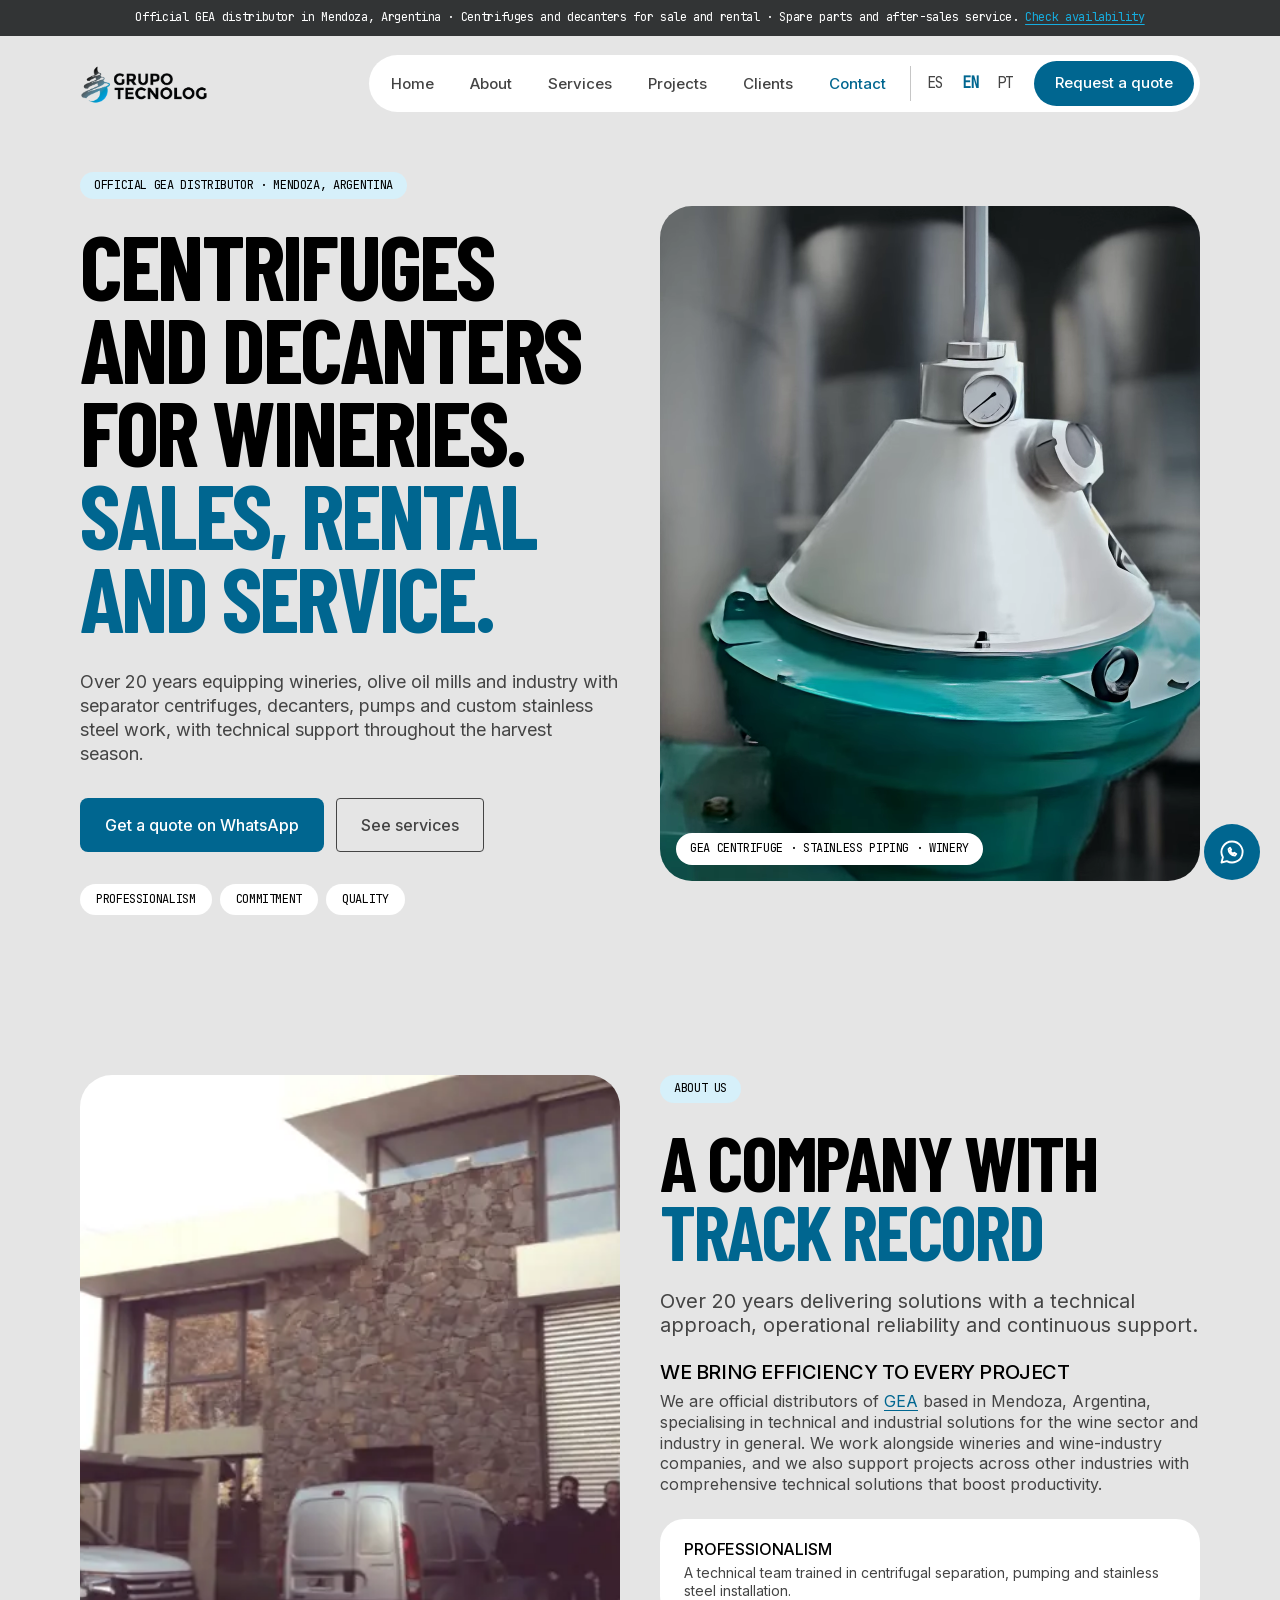
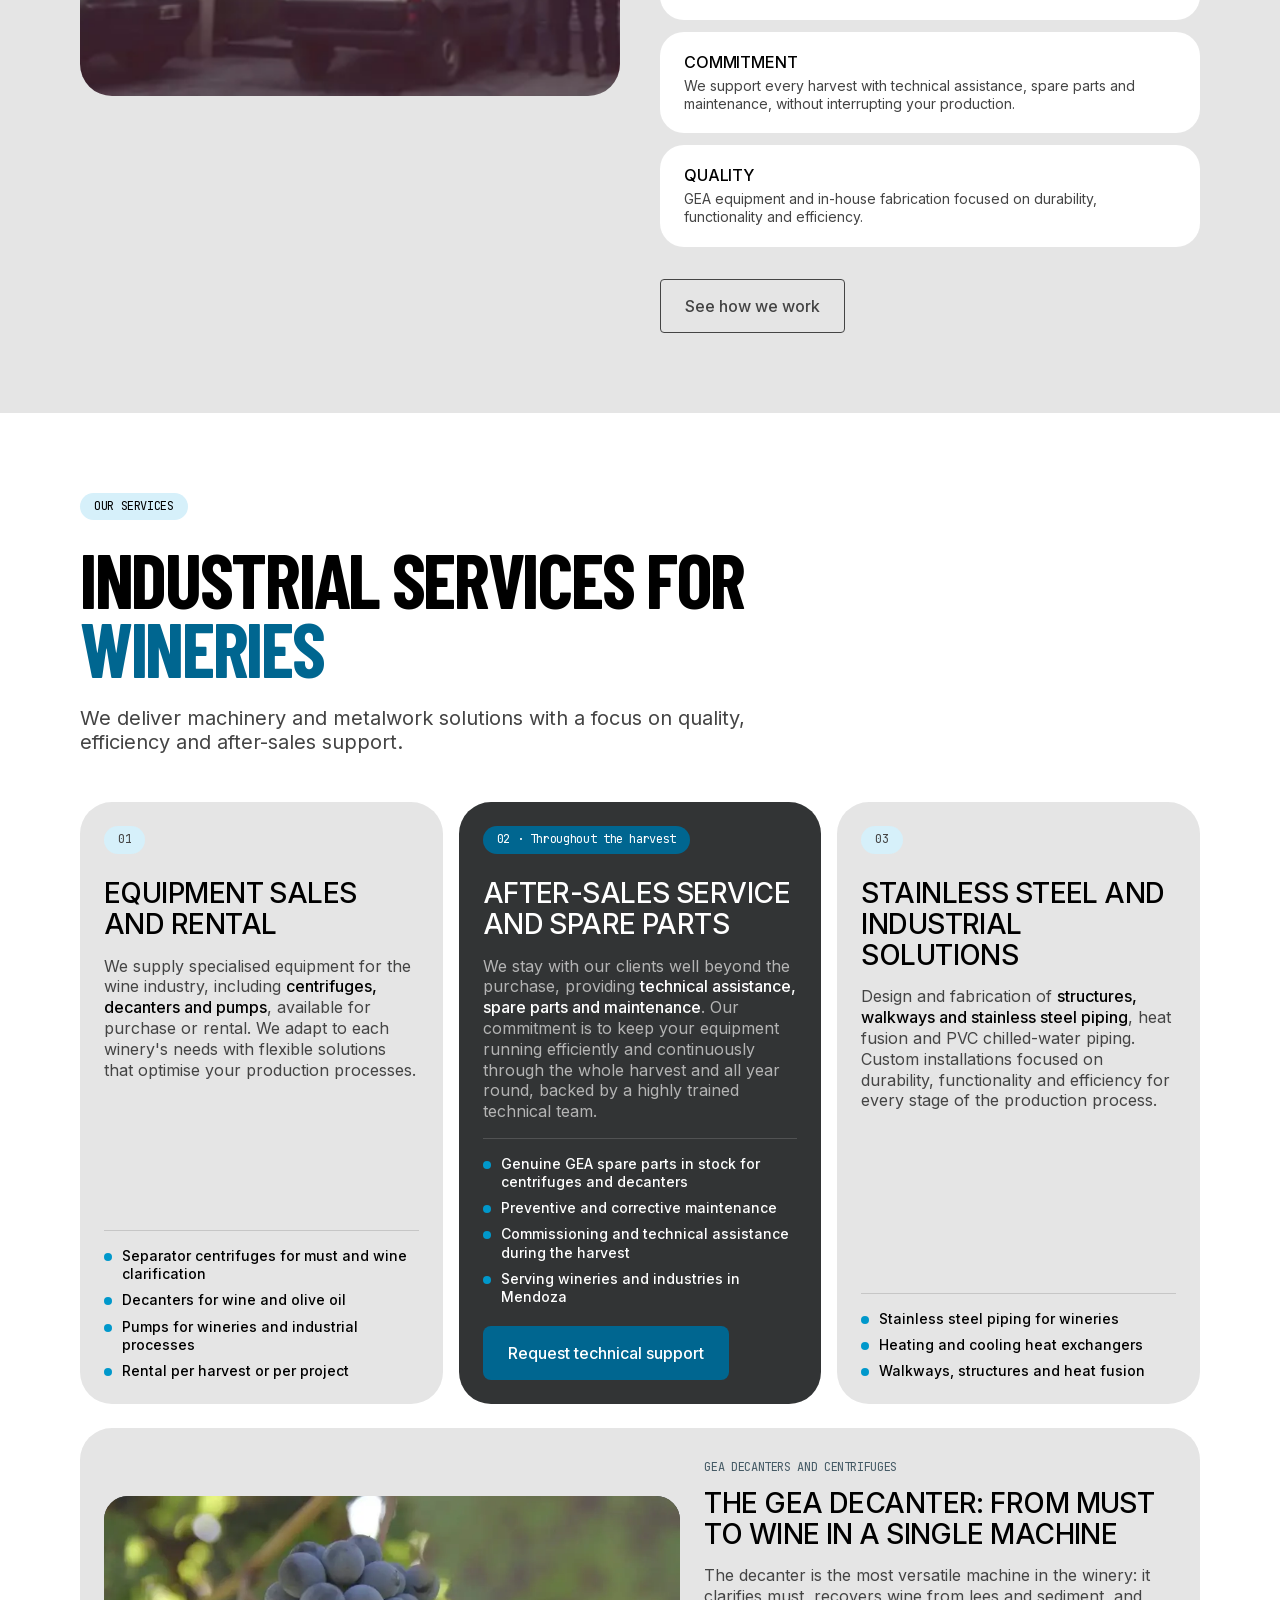
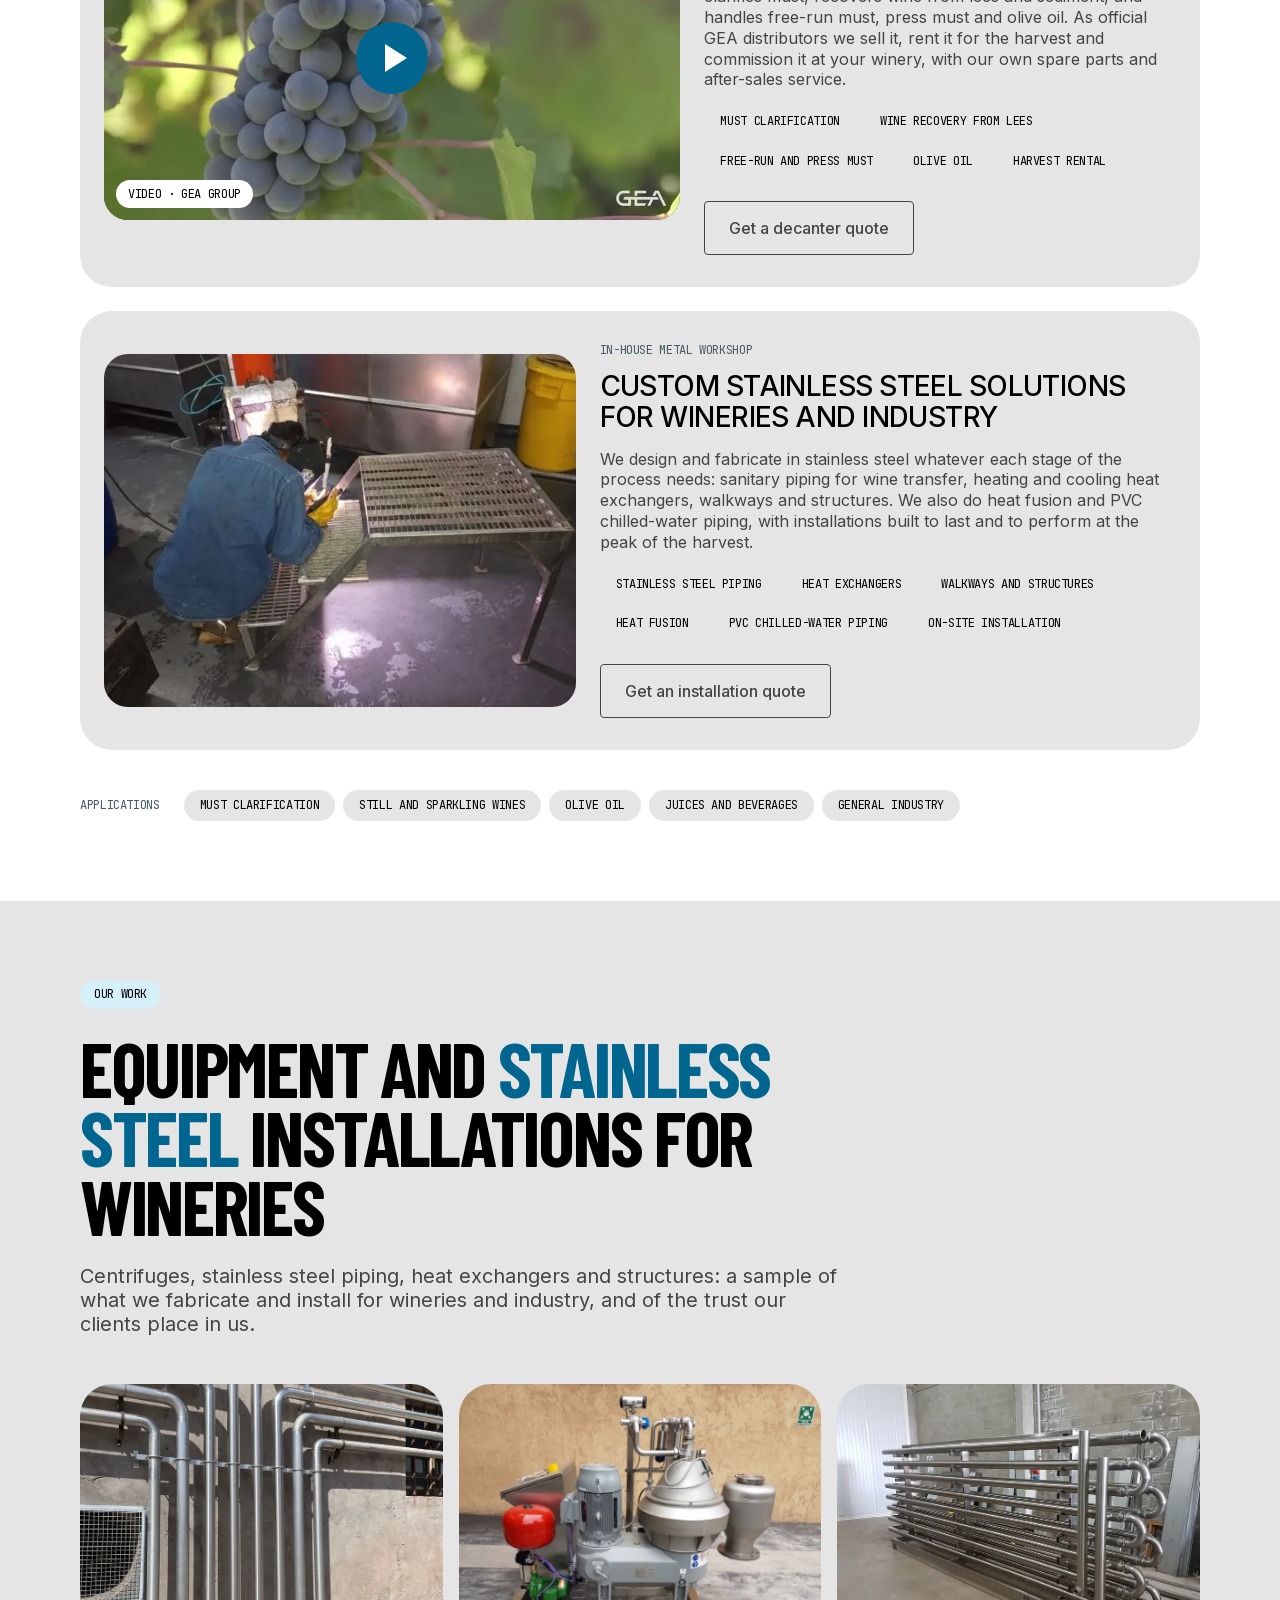
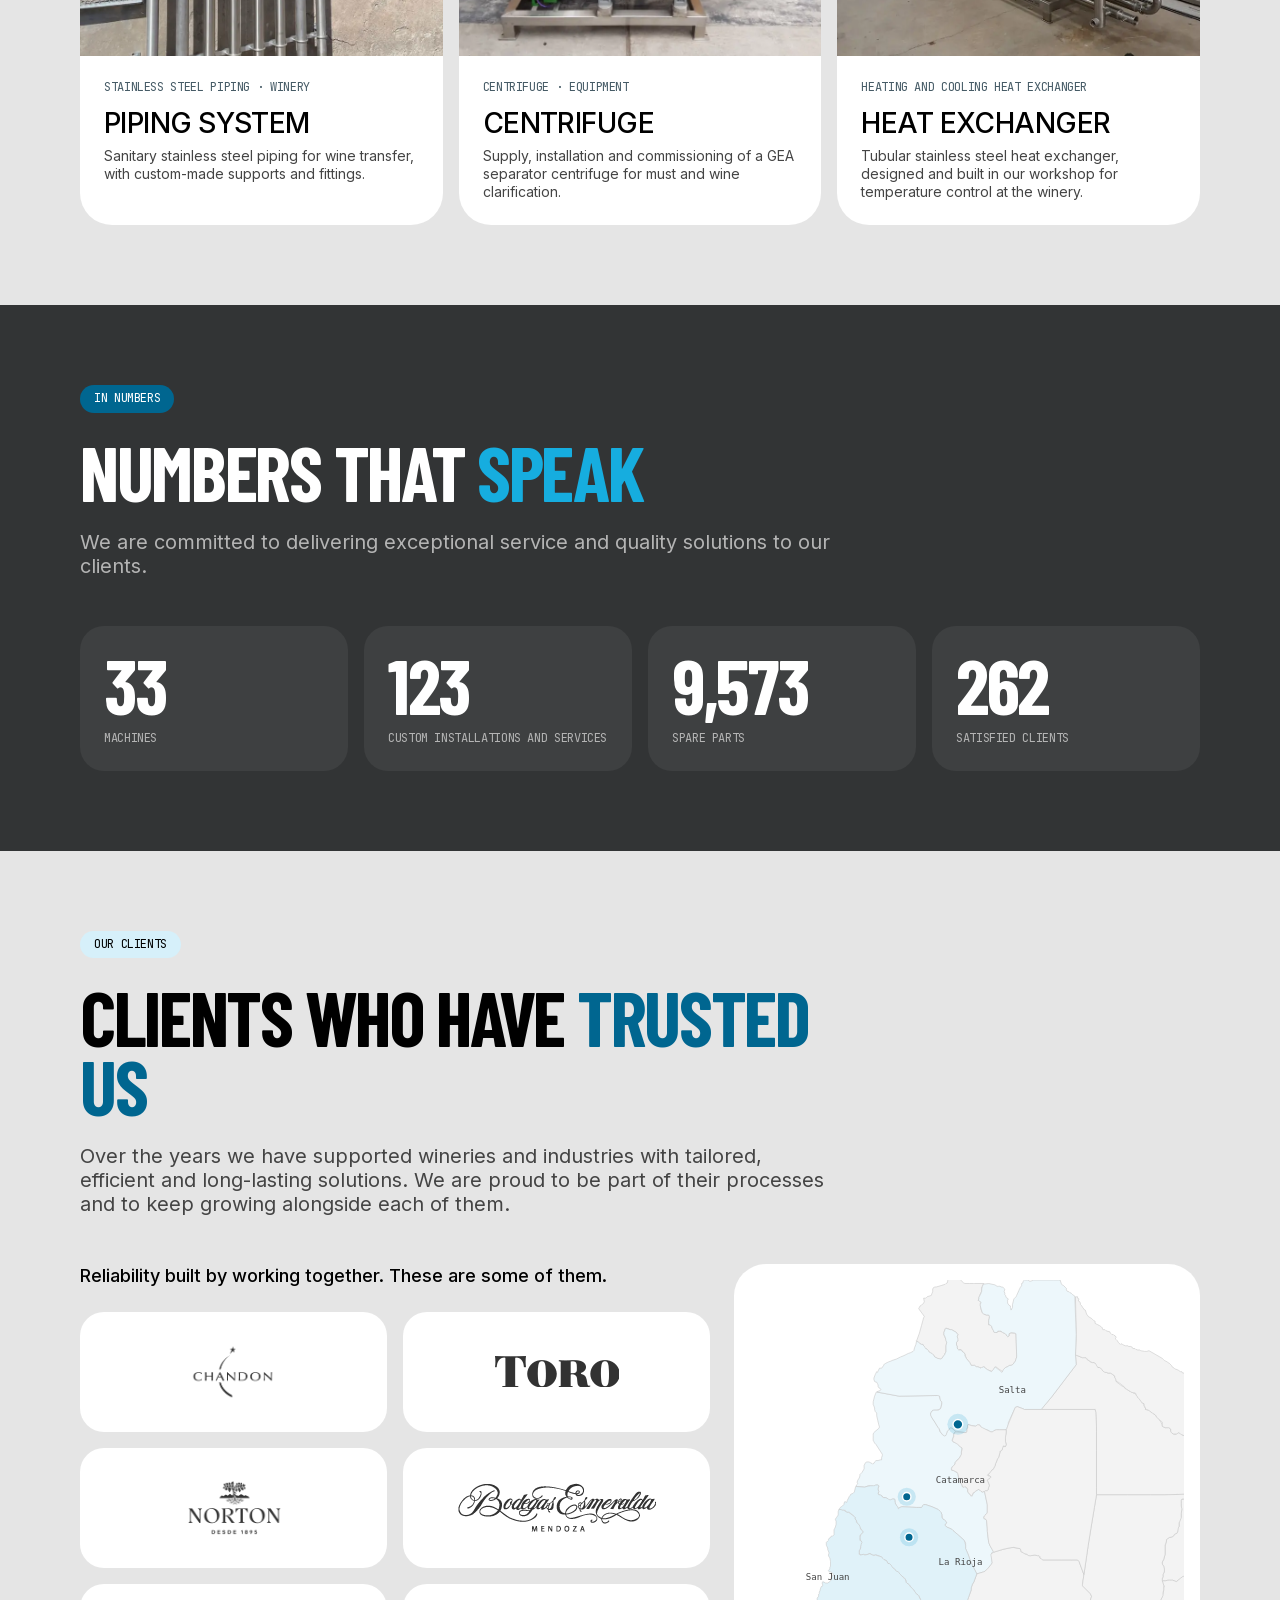
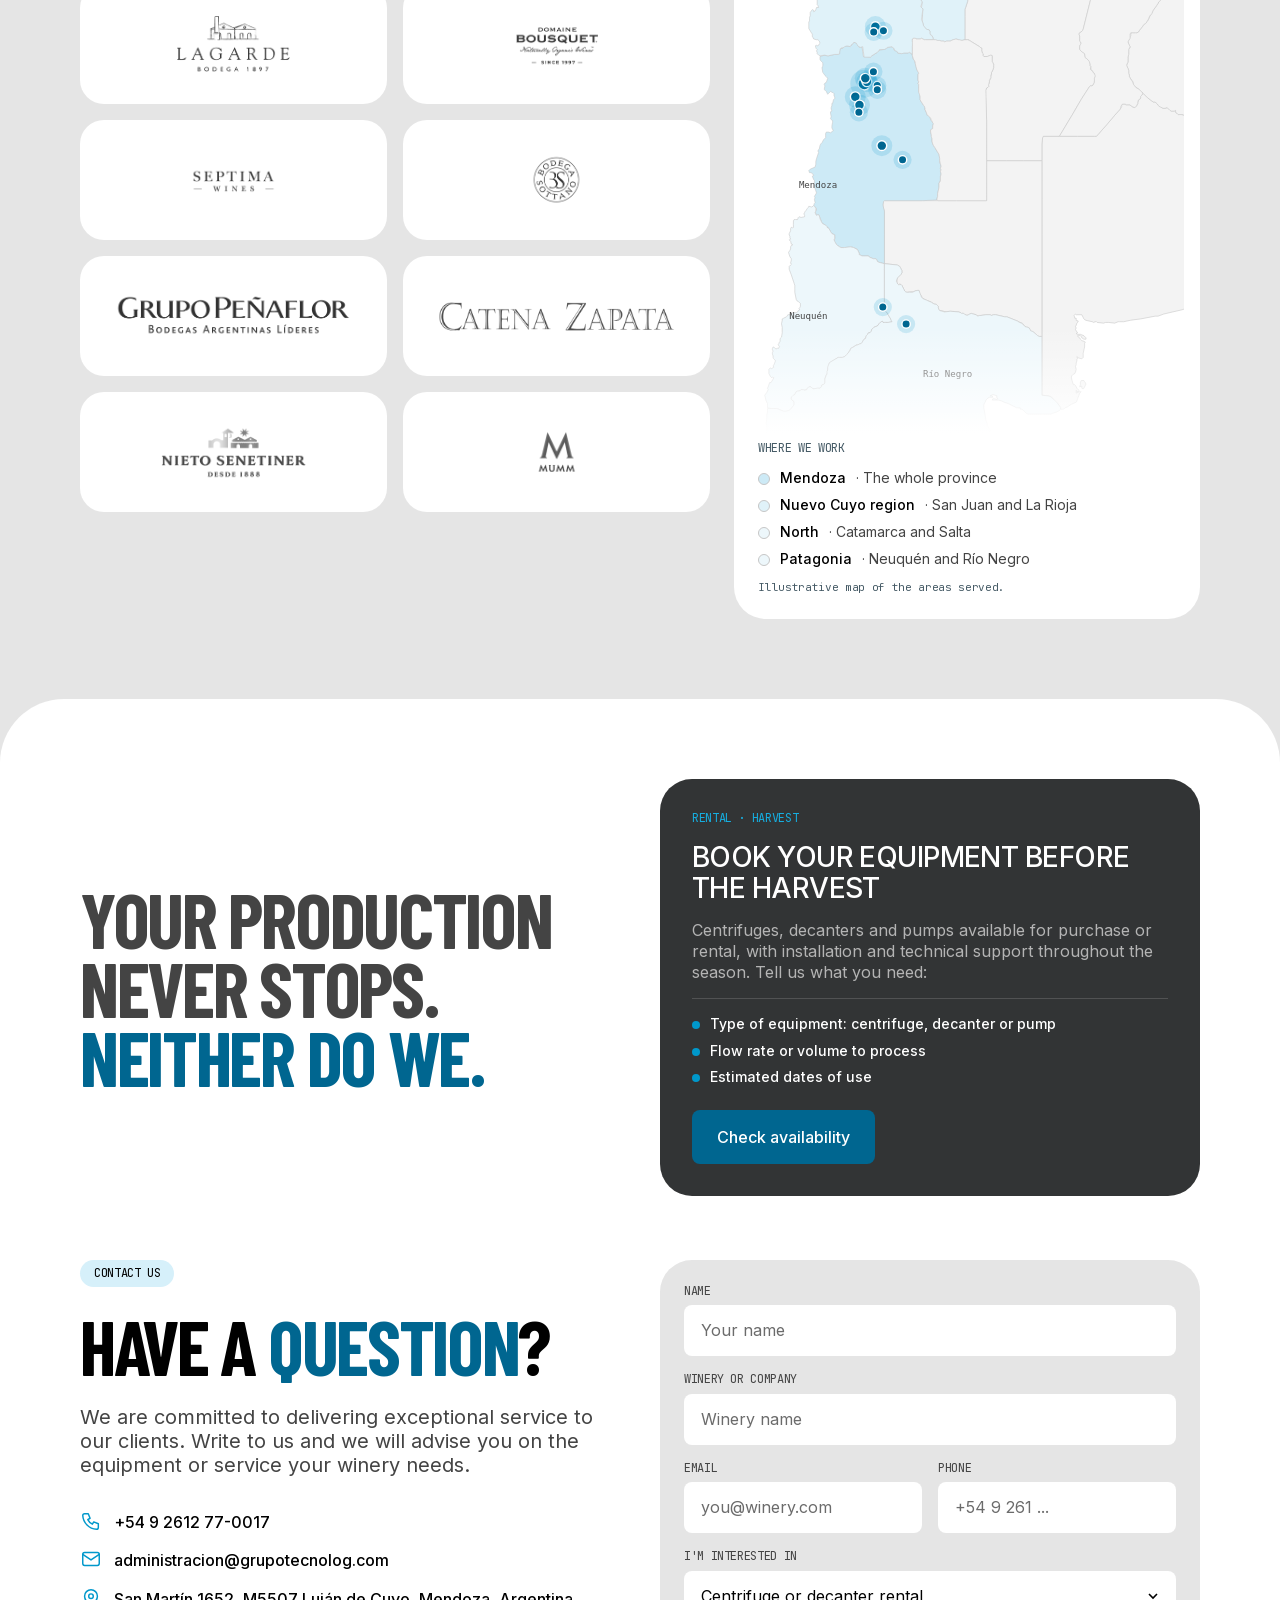
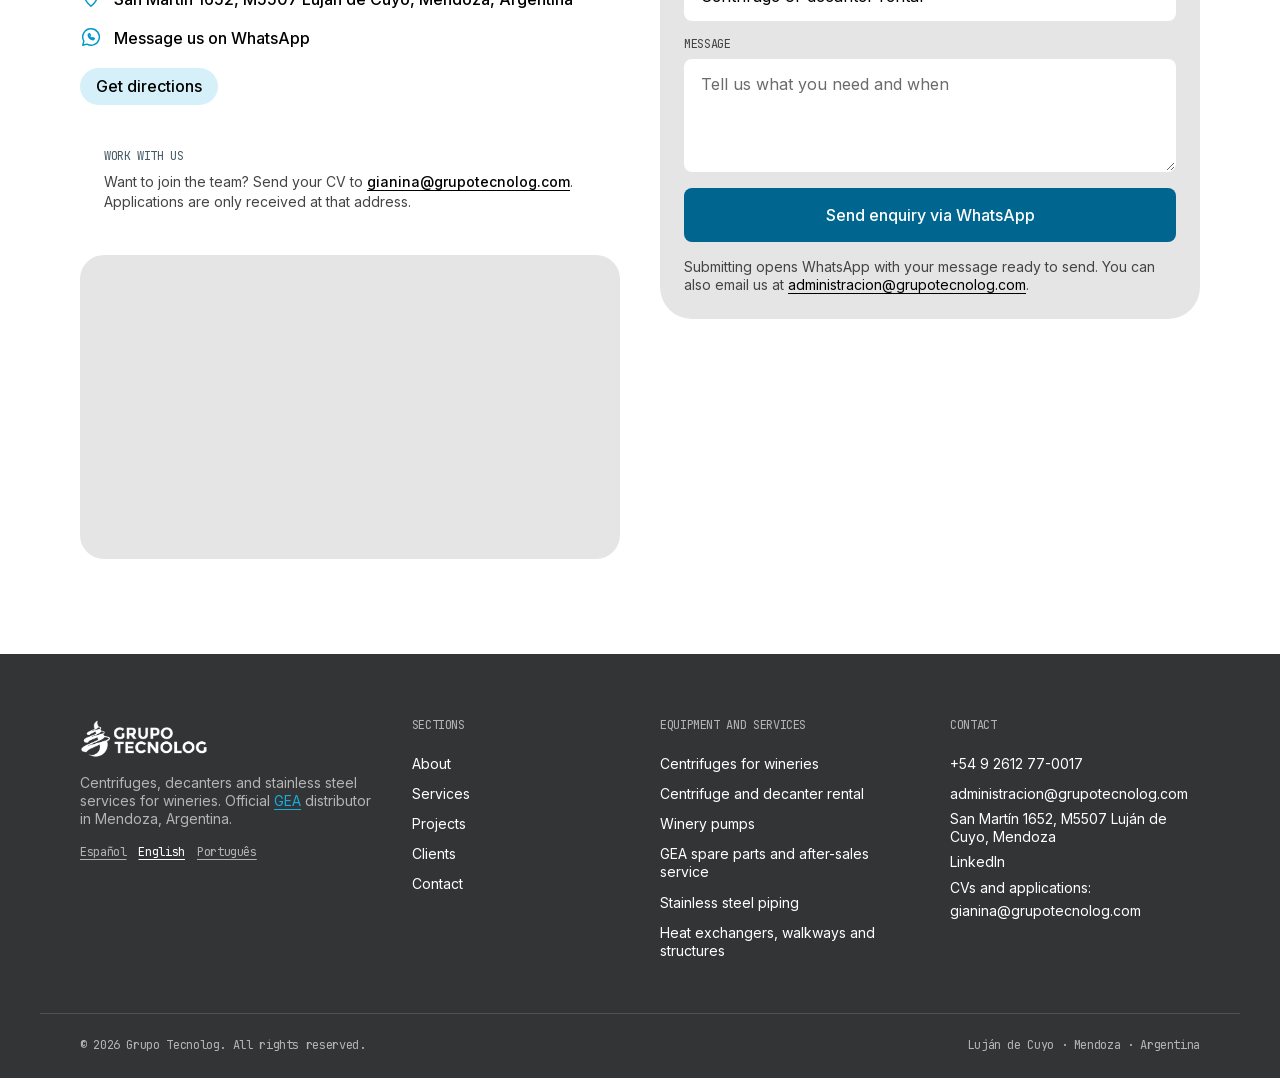
<file: en/index.html>
<!DOCTYPE html>
<html lang="en">
<head>
  <meta charset="utf-8">
  <meta name="viewport" content="width=device-width, initial-scale=1">
  <title>Centrifuges, Decanters and Stainless Steel Solutions for Wineries | Grupo Tecnolog Mendoza</title>
  <meta name="description" content="Sale and rental of GEA centrifuges and decanters for wineries, plus stainless steel piping, heat exchangers and structures. Official GEA distributor in Mendoza, Argentina.">
  <meta name="keywords" content="centrifuges for wineries, decanters for wineries, decanter centrifuge rental, wine centrifuge for sale, must clarification, wine lees recovery, olive oil decanter, stainless steel piping winery, heat exchanger wine, winery pumps, GEA distributor Argentina, GEA Mendoza, winery equipment Argentina">
  <meta name="robots" content="index, follow, max-image-preview:large, max-snippet:-1, max-video-preview:-1">
  <meta name="author" content="Grupo Tecnolog">
  <meta name="geo.region" content="AR-M">
  <meta name="geo.placename" content="Luján de Cuyo, Mendoza">
  <meta name="theme-color" content="#323435">
  <link rel="canonical" href="https://grupotecnolog.com/en/">
  <link rel="alternate" hreflang="es" href="https://grupotecnolog.com/">
  <link rel="alternate" hreflang="en" href="https://grupotecnolog.com/en/">
  <link rel="alternate" hreflang="pt-BR" href="https://grupotecnolog.com/pt/">
  <link rel="alternate" hreflang="x-default" href="https://grupotecnolog.com/">

  <!-- Open Graph / Twitter -->
  <meta property="og:type" content="website">
  <meta property="og:locale" content="en_US">
  <meta property="og:site_name" content="Grupo Tecnolog">
  <meta property="og:url" content="https://grupotecnolog.com/en/">
  <meta property="og:title" content="Centrifuges, decanters and stainless steel solutions for wineries · Grupo Tecnolog">
  <meta property="og:description" content="Official GEA distributor in Mendoza, Argentina. Centrifuges, decanters and pumps for sale and rental, plus stainless steel piping, heat exchangers and structures for wineries.">
  <meta property="og:image" content="https://grupotecnolog.com/assets/img/centrifuga-gea-bodega.jpg">
  <meta property="og:image:width" content="1600">
  <meta property="og:image:height" content="1066">
  <meta property="og:image:alt" content="GEA separator centrifuge installed by Grupo Tecnolog at a winery in Mendoza">
  <meta name="twitter:card" content="summary_large_image">
  <meta name="twitter:title" content="Centrifuges, decanters and stainless steel solutions for wineries · Grupo Tecnolog">
  <meta name="twitter:description" content="Sale, rental and service of GEA centrifuges and decanters, plus stainless steel piping, heat exchangers and structures for wineries. Mendoza, Argentina.">
  <meta name="twitter:image" content="https://grupotecnolog.com/assets/img/centrifuga-gea-bodega.jpg">

  <!-- Icons -->
  <link rel="icon" href="/assets/logos/favicon-64.png" type="image/png" sizes="64x64">
  <link rel="apple-touch-icon" href="/assets/logos/favicon-300.png">
  <link rel="manifest" href="/site.webmanifest">

  <!-- Fonts -->
  <link rel="preload" as="font" type="font/woff2" href="/assets/fonts/barlow-condensed-700.woff2" crossorigin>
  <link rel="preload" as="font" type="font/woff2" href="/assets/fonts/inter-400.woff2" crossorigin>
  <style>
@font-face{font-family:'Barlow Condensed';font-style:normal;font-weight:700;font-display:swap;src:url('/assets/fonts/barlow-condensed-700.woff2') format('woff2')}@font-face{font-family:'Inter';font-style:normal;font-weight:400;font-display:swap;src:url('/assets/fonts/inter-400.woff2') format('woff2')}@font-face{font-family:'Inter';font-style:normal;font-weight:500 700;font-display:swap;src:url('/assets/fonts/inter-500.woff2') format('woff2')}@font-face{font-family:'JetBrains Mono';font-style:normal;font-weight:400;font-display:swap;src:url('/assets/fonts/jetbrains-mono-400.woff2') format('woff2')}:root{--color-black:#000000;--color-dark:#323435;--color-white:#ffffff;--color-canvas:#e5e5e5;--color-mist:#f3f3f3;--color-ash:#c6c6c6;--color-smoke:#b4b4b4;--color-slate:#444444;--color-steel:#465b66;--color-blue:#0098cb;--color-blue-text:#006690;--color-blue-light:#16addf;--color-blue-tint:#d6f0fa;--font-display:'Barlow Condensed','Anton','Bebas Neue',Impact,sans-serif;--font-body:'Inter',ui-sans-serif,system-ui,-apple-system,'Segoe UI',Roboto,sans-serif;--font-mono:'JetBrains Mono',ui-monospace,SFMono-Regular,Menlo,monospace;--radius-btn:8px;--radius-ghost:4px;--radius-card:32px;--radius-card-sm:24px;--radius-large:64px;--radius-pill:48px;--radius-tag:64px;--page-max:1200px;--gutter:clamp(16px,4vw,40px);--section-gap:80px}*,*::before,*::after{box-sizing:border-box}html{scroll-behavior:smooth;-webkit-text-size-adjust:100%}[id]{scroll-margin-top:112px}body{margin:0;background:var(--color-canvas);color:var(--color-black);font-family:var(--font-body);font-size:16px;line-height:1.3;font-weight:400;-webkit-font-smoothing:antialiased}img{max-width:100%;height:auto;display:block}a{color:var(--color-black);text-decoration:none}a:hover{text-decoration:underline;text-underline-offset:3px}p{margin:0 0 16px;color:var(--color-slate)}ul{margin:0;padding:0;list-style:none}address{font-style:normal}.container{max-width:var(--page-max);margin:0 auto;padding-left:var(--gutter);padding-right:var(--gutter)}.skip-link{position:absolute;left:-9999px;top:8px;background:var(--color-black);color:var(--color-white);padding:8px 16px;border-radius:var(--radius-btn);z-index:100}.skip-link:focus{left:16px}h1,h2,h3{margin:0;color:var(--color-black)}h1,h2,.tagline{font-family:var(--font-display);font-weight:700;text-transform:uppercase;line-height:.9;letter-spacing:-0.03em;overflow-wrap:break-word}h1 em,h2 em,.tagline em{font-style:normal;color:var(--color-blue-text)}h3{font-family:var(--font-body);font-weight:500;text-transform:uppercase;font-size:28px;line-height:1.1;letter-spacing:-0.02em}.eyebrow{font-family:var(--font-mono);font-size:12px;line-height:1.3;letter-spacing:-0.03em;text-transform:uppercase;color:var(--color-black);background:var(--color-blue-tint);display:inline-block;padding:6px 14px;border-radius:var(--radius-tag);margin:0 0 24px}.lead{font-size:20px;line-height:1.2;font-weight:400;color:var(--color-slate)}.mono-label{font-family:var(--font-mono);font-size:12px;line-height:1.3;letter-spacing:-0.03em;text-transform:uppercase;color:var(--color-steel);margin:0 0 12px}.btn{display:inline-flex;align-items:center;justify-content:center;gap:8px;font-family:var(--font-body);font-weight:500;font-size:16px;line-height:1.25;padding:16px 24px;border-radius:var(--radius-btn);border:1.5px solid transparent;text-decoration:none;cursor:pointer;transition:background-color .15s ease,color .15s ease,border-color .15s ease}.btn:hover{text-decoration:none}.btn-primary{background:var(--color-blue-text);color:var(--color-white)}.btn-primary:hover{background:var(--color-dark);color:var(--color-white)}.btn-outline{background:transparent;border-color:var(--color-slate);color:var(--color-slate);border-radius:var(--radius-ghost)}.btn-outline:hover{background:var(--color-black);border-color:var(--color-black);color:var(--color-white)}.btn-block{width:100%}.tag-list{display:flex;flex-wrap:wrap;gap:8px}.tag-list li{font-family:var(--font-mono);font-size:12px;letter-spacing:-0.03em;text-transform:uppercase;background:var(--color-white);color:var(--color-black);padding:8px 16px;border-radius:var(--radius-tag)}.announcement{background:var(--color-dark);color:var(--color-white);text-align:center;font-family:var(--font-mono);font-size:12px;letter-spacing:-0.03em;padding:6px 16px}.announcement p{margin:0;color:var(--color-white)}.announcement a{color:var(--color-blue-light);text-decoration:underline;text-underline-offset:3px;display:inline-block;padding:4px 0}.site-header{position:sticky;top:0;z-index:50;background:var(--color-canvas);transition:box-shadow .2s ease}.site-header.is-scrolled{border-bottom:1px solid var(--color-ash)}.nav-wrap{display:flex;align-items:center;justify-content:space-between;min-height:96px;gap:24px}.brand img{height:40px;width:auto}.site-nav{display:flex;align-items:center;gap:16px;flex:1;justify-content:flex-end}.menu{display:flex;align-items:center;gap:4px;background:var(--color-white);border-radius:var(--radius-pill);padding:6px}.menu a:not(.btn){display:inline-block;padding:10px 16px;border-radius:var(--radius-pill);color:var(--color-slate);font-size:15px;font-weight:500}.menu a:not(.btn):hover{text-decoration:none;color:var(--color-black);background:var(--color-mist)}.menu a.is-active{color:var(--color-blue-text)}.menu-cta{margin-left:8px}.menu-cta .btn{padding:12px 20px;font-size:15px;border-radius:var(--radius-pill)}.nav-toggle{display:none;width:48px;height:48px;border:0;background:var(--color-white);border-radius:50%;cursor:pointer;padding:14px 12px;flex-direction:column;justify-content:space-between}.nav-toggle span{display:block;height:2px;background:var(--color-black);transition:transform .2s ease,opacity .2s ease}.nav-toggle[aria-expanded="true"] span:nth-child(1){transform:translateY(9px) rotate(45deg)}.nav-toggle[aria-expanded="true"] span:nth-child(2){opacity:0}.nav-toggle[aria-expanded="true"] span:nth-child(3){transform:translateY(-9px) rotate(-45deg)}.hero{padding:40px 0 var(--section-gap)}.hero-inner{display:grid;grid-template-columns:1fr 1fr;gap:40px;align-items:center}.hero h1{font-size:clamp(52px,7.2vw,104px);margin-bottom:32px;max-width:12ch}.hero-sub{font-size:18px;line-height:1.33;color:var(--color-slate);max-width:52ch;margin-bottom:32px}.hero-actions{display:flex;flex-wrap:wrap;gap:12px;margin-bottom:32px}.hero-media{margin:0;border-radius:var(--radius-card);overflow:hidden;background:var(--color-white);aspect-ratio:4 / 5;width:100%;max-width:560px;justify-self:end;position:relative}.hero-media img,.hero-media video{width:100%;height:100%;object-fit:cover;display:block}.hero-media figcaption{position:absolute;left:16px;bottom:16px;font-family:var(--font-mono);font-size:12px;letter-spacing:-0.03em;text-transform:uppercase;background:var(--color-white);color:var(--color-black);padding:8px 14px;border-radius:var(--radius-tag)}.section{padding:var(--section-gap) 0}.section-alt{background:var(--color-white)}.section-dark{background:var(--color-dark);color:var(--color-white)}.section-dark h2,.section-dark .lead{color:var(--color-white)}.section-dark .lead{color:var(--color-smoke)}.section-dark .eyebrow{background:var(--color-blue-text);color:var(--color-white)}.section-dark h2 em{color:var(--color-blue-light)}.section-head{max-width:760px;margin-bottom:48px}.section h2{font-size:clamp(44px,6vw,80px);margin-bottom:24px}.section-head .lead{margin-bottom:0}.split{display:grid;grid-template-columns:1fr 1fr;gap:40px;align-items:start}.split-media{display:grid;gap:16px}.photo-card{margin:0;border-radius:var(--radius-card);overflow:hidden;background:var(--color-white)}.photo-card img{width:100%;height:100%;object-fit:cover}.photo-main{aspect-ratio:4 / 4.6}.split-copy h3{font-size:20px;margin:24px 0 8px}.split-copy a:not(.btn){color:var(--color-blue-text);text-decoration:underline;text-underline-offset:3px}.values{display:grid;gap:12px;margin:24px 0 32px}.values li{display:grid;gap:4px;background:var(--color-white);border-radius:var(--radius-card-sm);padding:20px 24px}.values strong{font-weight:500;text-transform:uppercase;letter-spacing:-0.01em}.values span{font-size:14px;line-height:1.3;color:var(--color-slate)}.cards-3{display:grid;grid-template-columns:repeat(3,1fr);gap:16px}.step-card{background:var(--color-canvas);border-radius:var(--radius-card);padding:24px;display:flex;flex-direction:column}.section:not(.section-alt) .step-card{background:var(--color-white)}.step-num{font-family:var(--font-mono);font-size:12px;letter-spacing:-0.03em;color:var(--color-black);background:var(--color-blue-tint);display:inline-block;align-self:flex-start;padding:6px 14px;border-radius:var(--radius-tag);margin:0 0 24px}.step-card h3{margin-bottom:16px}.step-card p{color:var(--color-slate)}.step-card strong{color:var(--color-black);font-weight:500}.check-list{margin-top:auto;display:grid;gap:8px;padding-top:16px;border-top:1px solid var(--color-ash);font-size:14px;line-height:1.3;font-weight:500;color:var(--color-black)}.check-list li{padding-left:18px;position:relative}.check-list li::before{content:'';position:absolute;left:0;top:6px;width:8px;height:8px;border-radius:50%;background:var(--color-blue)}.metal-split{display:grid;grid-template-columns:.9fr 1.1fr;gap:24px;margin-top:24px;background:var(--color-canvas);border-radius:var(--radius-card);padding:24px;align-items:center}.gea-split{grid-template-columns:1.1fr .9fr}.video-facade-wrap{min-width:0}.video-facade{position:relative;display:block;width:100%;aspect-ratio:16 / 9;border:0;padding:0;margin:0;border-radius:var(--radius-card-sm);overflow:hidden;background:var(--color-dark);cursor:pointer}.video-facade img,.video-facade iframe{position:absolute;inset:0;width:100%;height:100%;object-fit:cover;border:0}.video-facade .play{position:absolute;left:50%;top:50%;width:72px;height:72px;margin:-36px 0 0 -36px;border-radius:50%;background:var(--color-blue-text);transition:transform .15s ease,background-color .15s ease}.video-facade .play::after{content:'';position:absolute;left:29px;top:22px;border-style:solid;border-width:14px 0 14px 22px;border-color:transparent transparent transparent #fff}.video-facade:hover .play,.video-facade:focus-visible .play{transform:scale(1.06);background:var(--color-black)}.video-facade:focus-visible{outline:3px solid var(--color-blue-text);outline-offset:3px}.video-facade .video-caption{position:absolute;left:12px;bottom:12px;font-family:var(--font-mono);font-size:12px;letter-spacing:-0.03em;text-transform:uppercase;background:var(--color-white);color:var(--color-black);padding:6px 12px;border-radius:var(--radius-tag)}.video-facade.is-playing .play,.video-facade.is-playing .video-caption,.video-facade.is-playing img{display:none}.jobs-note{margin-top:24px;padding:20px 24px;background:var(--color-white);border-radius:var(--radius-card-sm)}.jobs-note .mono-label{margin-bottom:8px}.jobs-note p:last-child{margin:0;font-size:14px;line-height:1.4;color:var(--color-slate)}.jobs-note a{color:var(--color-black);font-weight:500;text-decoration:underline;text-underline-offset:3px;overflow-wrap:anywhere}.site-footer .footer-contact li a[href^="mailto:gianina"]{overflow-wrap:anywhere}.map-embed{position:relative;margin-top:24px;aspect-ratio:16 / 9;border-radius:var(--radius-card-sm);overflow:hidden;background:var(--color-canvas)}.map-embed iframe{position:absolute;inset:0;width:100%;height:100%;border:0}.step-card-dark{background:var(--color-dark) !important;color:var(--color-white)}.step-card-dark .step-num{background:var(--color-blue-text);color:var(--color-white)}.step-card-dark h3{color:var(--color-white)}.step-card-dark p,.step-card-dark strong{color:var(--color-white)}.step-card-dark p{color:var(--color-smoke)}.step-card-dark .check-list{border-top-color:rgba(255,255,255,.15);color:var(--color-white)}.step-card-dark .btn{align-self:flex-start;margin-top:20px}.step-card-dark .btn-primary:hover{background:var(--color-white);color:var(--color-dark)}.metal-photo{aspect-ratio:4 / 3;border-radius:var(--radius-card-sm)}.metal-copy{padding:8px 8px 8px 0}.metal-copy h3{margin-bottom:16px}.metal-copy .tag-list{margin:16px 0 24px}.metal-copy .tag-list li{background:var(--color-white)}.applications{margin-top:40px;display:flex;flex-wrap:wrap;align-items:center;gap:16px 24px}.applications-label{font-family:var(--font-mono);font-size:12px;letter-spacing:-0.03em;text-transform:uppercase;color:var(--color-steel);margin:0}.section-alt .tag-list li{background:var(--color-canvas)}.project-card{background:var(--color-white);border-radius:var(--radius-card);overflow:hidden;display:flex;flex-direction:column}.project-card figure{margin:0;aspect-ratio:4 / 3;overflow:hidden}.project-card img{width:100%;height:100%;object-fit:cover;transition:transform .5s ease}.project-card:hover img{transform:scale(1.03)}.project-body{padding:24px}.project-body h3{margin-bottom:8px}.project-body p:last-child{margin:0;font-size:14px;line-height:1.3;color:var(--color-slate)}.stats{display:grid;grid-template-columns:repeat(4,1fr);gap:16px;margin:0}.stat{display:flex;flex-direction:column;gap:12px;background:rgba(255,255,255,.06);border-radius:var(--radius-card-sm);padding:24px}.stat dd{margin:0;order:-1;font-family:var(--font-display);font-weight:700;font-size:clamp(56px,6vw,96px);line-height:.9;letter-spacing:-0.03em;color:var(--color-white)}.stat dt{font-family:var(--font-mono);font-size:12px;letter-spacing:-0.03em;text-transform:uppercase;color:var(--color-smoke)}.clients-note{font-size:18px;font-weight:500;color:var(--color-black);margin-bottom:24px}.clients-grid{display:grid;grid-template-columns:1.15fr .85fr;gap:24px;align-items:start}.logo-grid{display:grid;grid-template-columns:repeat(2,1fr);gap:16px}.clients-map{margin:0;background:var(--color-white);border-radius:var(--radius-card);padding:16px 16px 24px}.ar-map{width:100%;height:auto;display:block}.clients-map figcaption{padding:8px 8px 0}.clients-map .mono-label{margin-bottom:12px}.map-legend{display:grid;gap:8px;font-size:14px;line-height:1.35;color:var(--color-slate)}.map-legend li{display:flex;align-items:flex-start;gap:10px}.map-legend strong{color:var(--color-black);font-weight:500}.dot{flex:0 0 12px;width:12px;height:12px;border-radius:50%;margin-top:4px;border:1px solid var(--color-ash)}.dot-a{background:#cdeaf6}.dot-b{background:#e0f2f9}.dot-c{background:#edf7fb}.map-note{margin:12px 0 0;font-family:var(--font-mono);font-size:11px;letter-spacing:-0.03em;color:var(--color-steel)}.logo-grid li{background:var(--color-white);border-radius:var(--radius-card-sm);min-height:120px}.logo-grid a{display:flex;align-items:center;justify-content:center;height:100%;padding:24px 32px;min-height:120px}.logo-grid img{max-height:56px;width:auto;max-width:100%;object-fit:contain;filter:grayscale(1);opacity:.8;transition:opacity .2s ease,filter .2s ease}.logo-grid a:hover img{opacity:1;filter:grayscale(0)}#contacto{background:var(--color-white);border-radius:var(--radius-large) var(--radius-large) 0 0;padding-bottom:96px}.contact-intro{display:grid;grid-template-columns:1fr 1fr;gap:40px;align-items:center;margin-bottom:64px}.tagline{font-size:clamp(44px,6vw,80px);margin:0;max-width:14ch}.vendimia-card{background:var(--color-dark);color:var(--color-white);border-radius:var(--radius-card);padding:32px;display:flex;flex-direction:column;gap:16px}.vendimia-card .mono-label{color:var(--color-blue-light);margin:0}.vendimia-card h3{color:var(--color-white)}.vendimia-card p{color:var(--color-smoke);margin:0}.vendimia-card .check-list{margin-top:0;border-top-color:rgba(255,255,255,.15);color:var(--color-white)}.vendimia-card .btn{align-self:flex-start;margin-top:8px}.vendimia-card .btn-primary:hover{background:var(--color-white);color:var(--color-dark)}.contact-grid{display:grid;grid-template-columns:1fr 1fr;gap:40px;align-items:start}.contact-list{display:grid;gap:12px;margin:32px 0 16px}.contact-list li{display:flex;align-items:flex-start;gap:12px;font-weight:500;min-width:0}.contact-list a,.contact-list address{overflow-wrap:anywhere;display:inline-block;padding:3px 0}.contact-list svg{flex:0 0 22px;width:22px;height:22px;fill:none;stroke:var(--color-blue);stroke-width:1.6;stroke-linecap:round;stroke-linejoin:round;margin-top:1px}.contact-list a:hover{color:var(--color-blue-text)}.link-map{display:inline-block;font-weight:500;color:var(--color-black);background:var(--color-blue-tint);padding:8px 16px;border-radius:var(--radius-tag)}.link-map:hover{text-decoration:none;background:var(--color-blue-text);color:var(--color-white)}.contact-form{background:var(--color-canvas);border-radius:var(--radius-card);padding:24px;display:grid;gap:16px}.field{display:grid;gap:6px}.field-row{display:grid;grid-template-columns:1fr 1fr;gap:16px}.field label{font-family:var(--font-mono);font-size:12px;letter-spacing:-0.03em;text-transform:uppercase;color:var(--color-slate)}.field input,.field select,.field textarea{font:inherit;color:var(--color-black);background:var(--color-white);border:1.5px solid transparent;border-radius:var(--radius-btn);padding:14px 16px;width:100%;outline:none}.field textarea{resize:vertical;min-height:110px}.field select{appearance:none;-webkit-appearance:none;background-image:url("data:image/svg+xml,%3Csvg xmlns='http://www.w3.org/2000/svg' width='16' height='16' fill='none' stroke='%23000' stroke-width='1.6'%3E%3Cpath d='m4 6 4 4 4-4'/%3E%3C/svg%3E");background-repeat:no-repeat;background-position:right 14px center;padding-right:40px}.field input::placeholder,.field textarea::placeholder{color:#6b6b6b}.field input:focus,.field select:focus,.field textarea:focus{border-color:var(--color-blue-text)}.field input:user-invalid{border-color:#cf2e2e}.form-hint{margin:0;font-size:14px;line-height:1.3;color:var(--color-slate)}.form-hint a{color:var(--color-black);text-decoration:underline;text-underline-offset:3px}.site-footer{background:var(--color-dark);color:var(--color-white);padding:64px 0 24px;margin-top:-1px}.footer-grid{display:grid;grid-template-columns:1.4fr 1fr 1.2fr 1.2fr;gap:40px}.footer-brand img{height:40px;width:auto;margin-bottom:16px;filter:brightness(0) invert(1)}.footer-brand p{font-size:14px;line-height:1.3;color:var(--color-smoke);max-width:36ch}.footer-brand a{color:var(--color-blue-light);text-decoration:underline;text-underline-offset:3px}.footer-title{font-family:var(--font-mono);font-size:12px;letter-spacing:-0.03em;text-transform:uppercase;color:var(--color-smoke);margin-bottom:16px}.site-footer ul{display:grid;gap:2px;font-size:14px;line-height:1.3;color:var(--color-white)}.site-footer ul a{color:var(--color-white);display:inline-block;padding:5px 0}.site-footer ul a:hover{color:var(--color-blue-light)}.footer-bottom{display:flex;justify-content:space-between;flex-wrap:wrap;gap:8px;margin-top:48px;padding-top:24px;border-top:1px solid rgba(255,255,255,.15);font-family:var(--font-mono);font-size:12px;letter-spacing:-0.03em;color:var(--color-smoke)}.footer-bottom p{margin:0;color:var(--color-smoke)}.wa-float{position:fixed;right:20px;bottom:20px;z-index:40;width:56px;height:56px;border-radius:50%;background:var(--color-blue-text);color:var(--color-white);display:flex;align-items:center;justify-content:center;transition:background-color .15s ease}.wa-float:hover{background:var(--color-dark);color:var(--color-white);text-decoration:none}.wa-float svg{width:28px;height:28px;fill:none;stroke:currentColor;stroke-width:1.6;stroke-linecap:round;stroke-linejoin:round}@media (prefers-reduced-motion:no-preference){.reveal{opacity:0;transform:translateY(16px);transition:opacity .5s ease,transform .5s ease}.reveal.is-visible{opacity:1;transform:none}}@media (max-width:1024px){.cards-3{grid-template-columns:1fr}.clients-grid{grid-template-columns:1fr}.logo-grid{grid-template-columns:repeat(4,1fr)}.footer-grid{grid-template-columns:1fr 1fr}.stats{grid-template-columns:repeat(2,1fr)}.hero-inner{grid-template-columns:1fr}.hero-media{max-width:none;justify-self:stretch}}@media (max-width:900px){.nav-wrap{min-height:80px}.nav-toggle{display:flex}.menu{display:none;position:absolute;left:var(--gutter);right:var(--gutter);top:calc(100% - 8px);flex-direction:column;align-items:stretch;gap:4px;border-radius:var(--radius-card-sm);padding:12px}.menu.is-open{display:flex}.menu a:not(.btn){padding:12px 16px;font-size:16px}.menu-cta{margin:8px 0 0}.menu-cta .btn{width:100%;border-radius:var(--radius-btn)}.split,.contact-grid,.contact-intro,.metal-split,.gea-split{grid-template-columns:1fr}[id]{scroll-margin-top:88px}}@media (max-width:600px){:root{--section-gap:64px;--radius-card:24px;--radius-large:40px}.section h2,.tagline{font-size:clamp(36px,11vw,48px)}.hero h1{font-size:clamp(36px,11.5vw,52px)}.brand img{height:32px}.hero{padding-top:16px}.logo-grid{grid-template-columns:repeat(2,1fr)}.logo-grid a{padding:20px}.clients-map{padding:12px 12px 20px}.field-row{grid-template-columns:1fr}.vendimia-card{padding:24px}.footer-grid{grid-template-columns:1fr;gap:32px}.stats{grid-template-columns:1fr}h3{font-size:24px}.wa-float{right:16px;bottom:16px}}.lang-switch{display:flex;align-items:center;gap:2px;margin-left:4px;padding-left:8px;border-left:1px solid var(--color-ash)}.lang-switch a{font-family:var(--font-mono);font-size:12px;letter-spacing:-0.03em;padding:8px 8px !important;border-radius:var(--radius-pill);color:var(--color-slate)}.lang-switch a.is-active{color:var(--color-blue-text);font-weight:700}.footer-lang{display:flex;gap:12px;margin-top:16px}.footer-lang a{font-family:var(--font-mono);font-size:12px;letter-spacing:-0.03em;color:var(--color-smoke)}.footer-lang a.is-active{color:var(--color-white)}@media (max-width:900px){.lang-switch{border-left:0;padding:8px 0 0;margin:4px 0 0;border-top:1px solid var(--color-ash)}.lang-switch a{padding:10px 12px !important}}
  </style>

  <!-- Datos estructurados -->
  <script type="application/ld+json">
  {
    "@context": "https://schema.org",
    "@graph": [
      {
        "@type": ["LocalBusiness", "Organization"],
        "@id": "https://grupotecnolog.com/#organization",
        "name": "Grupo Tecnolog",
        "legalName": "Grupo Tecnolog",
        "url": "https://grupotecnolog.com/",
        "logo": "https://grupotecnolog.com/assets/logos/grupo-tecnolog-logo.png",
        "image": "https://grupotecnolog.com/assets/img/centrifuga-gea-bodega.jpg",
        "description": "Official GEA distributor in Mendoza, Argentina. Sale and rental of centrifuges, decanters and pumps for wineries and the olive oil industry, after-sales service and stainless steel metalwork.",
        "slogan": "Your production never stops. Neither do we.",
        "telephone": "+54 9 261 277-0017",
        "email": "administracion@grupotecnolog.com",
        "priceRange": "$$",
        "address": {
          "@type": "PostalAddress",
          "streetAddress": "San Martín 1652",
          "addressLocality": "Luján de Cuyo",
          "addressRegion": "Mendoza",
          "postalCode": "M5507",
          "addressCountry": "AR"
        },
        "geo": { "@type": "GeoCoordinates", "latitude": -33.0241911, "longitude": -68.8743517 },
        "hasMap": "https://www.google.com/maps/place/GRUPO+TECNOLOG+SA/@-33.023988,-68.8743844,19.23z/data=!4m15!1m8!3m7!1s0x967e75311cd957b7:0x4645e2080e4f8c36!2sSan+Mart%C3%ADn+1652,+M5507+Luj%C3%A1n+de+Cuyo,+Mendoza!3b1!8m2!3d-33.0242921!4d-68.8743844!16s%2Fg%2F11j6g3mzhf!3m5!1s0x967e75311c9c780f:0x1a8981648589e1e2!8m2!3d-33.0241911!4d-68.8743517!16s%2Fg%2F11gbv4yhb6?entry=ttu&g_ep=EgoyMDI2MDkyMy4wIKXMDSoASAFQAw%3D%3D",
        "areaServed": [
          { "@type": "State", "name": "Mendoza" },
          { "@type": "Country", "name": "Argentina" }
        ],
        "knowsAbout": ["Separator centrifuges for wine", "Decanters for wineries", "Decanters for olive oil", "Must clarification", "Winery pumps", "Stainless steel piping", "Heat exchangers"],
        "brand": { "@type": "Brand", "name": "GEA", "url": "https://www.gea.com/en/" },
        "sameAs": ["https://www.linkedin.com/company/grupotecnolog", "https://www.google.com/maps/place/GRUPO+TECNOLOG+SA/@-33.023988,-68.8743844,19.23z/data=!4m15!1m8!3m7!1s0x967e75311cd957b7:0x4645e2080e4f8c36!2sSan+Mart%C3%ADn+1652,+M5507+Luj%C3%A1n+de+Cuyo,+Mendoza!3b1!8m2!3d-33.0242921!4d-68.8743844!16s%2Fg%2F11j6g3mzhf!3m5!1s0x967e75311c9c780f:0x1a8981648589e1e2!8m2!3d-33.0241911!4d-68.8743517!16s%2Fg%2F11gbv4yhb6?entry=ttu&g_ep=EgoyMDI2MDkyMy4wIKXMDSoASAFQAw%3D%3D"],
        "contactPoint": [{
          "@type": "ContactPoint",
          "telephone": "+54 9 261 277-0017",
          "contactType": "sales",
          "availableLanguage": ["es", "en", "pt"],
          "areaServed": "AR"
        }],
        "hasOfferCatalog": {
          "@type": "OfferCatalog",
          "name": "Equipment and services for wineries",
          "itemListElement": [
            { "@type": "Offer", "itemOffered": { "@type": "Service", "name": "Sale of separator centrifuges for wineries", "serviceType": "Equipment sales" } },
            { "@type": "Offer", "itemOffered": { "@type": "Service", "name": "Centrifuge rental for the harvest season", "serviceType": "Equipment rental" } },
            { "@type": "Offer", "itemOffered": { "@type": "Service", "name": "Sale and rental of decanters for wine and olive oil", "serviceType": "Equipment sales and rental" } },
            { "@type": "Offer", "itemOffered": { "@type": "Service", "name": "Sale and rental of pumps for wineries", "serviceType": "Equipment sales and rental" } },
            { "@type": "Offer", "itemOffered": { "@type": "Service", "name": "After-sales service, spare parts and centrifuge maintenance", "serviceType": "Technical service" } },
            { "@type": "Offer", "itemOffered": { "@type": "Service", "name": "Metalwork: stainless steel piping, walkways, structures, heat fusion and PVC chilled-water piping", "serviceType": "Fabrication and installation" } }
          ]
        }
      },
      {
        "@type": "WebSite",
        "@id": "https://grupotecnolog.com/#website",
        "url": "https://grupotecnolog.com/",
        "name": "Grupo Tecnolog",
        "inLanguage": ["es", "en", "pt-BR"],
        "publisher": { "@id": "https://grupotecnolog.com/#organization" }
      },
      {
        "@type": "WebPage",
        "@id": "https://grupotecnolog.com/en/#webpage",
        "url": "https://grupotecnolog.com/en/",
        "name": "Centrifuges, Decanters and Stainless Steel Solutions for Wineries | Grupo Tecnolog Mendoza",
        "isPartOf": { "@id": "https://grupotecnolog.com/#website" },
        "about": { "@id": "https://grupotecnolog.com/#organization" },
        "inLanguage": "en",
        "primaryImageOfPage": "https://grupotecnolog.com/assets/img/centrifuga-gea-bodega.jpg"
      }
    ]
  }
  </script>
</head>
<body>
  <a class="skip-link" href="#contenido">Skip to content</a>

  <!-- 1 · Header -->
  <div class="announcement" role="region" aria-label="Notice">
    <p>Official GEA distributor in Mendoza, Argentina · Centrifuges and decanters for sale and rental · Spare parts and after-sales service. <a href="https://wa.me/5492612770017?text=Hello%21%20I%27d%20like%20to%20check%20the%20availability%20of%20centrifuges%20and%20decanters%20for%20the%20harvest." target="_blank" rel="noopener">Check availability</a></p>
  </div>

  <header class="site-header" id="inicio">
    <div class="container nav-wrap">
      <a class="brand" href="#inicio" aria-label="Grupo Tecnolog, home">
        <img src="/assets/logos/grupo-tecnolog-logo.webp" alt="Grupo Tecnolog" width="400" height="123">
      </a>
      <nav class="site-nav" aria-label="Main">
        <button class="nav-toggle" aria-expanded="false" aria-controls="menu" aria-label="Open menu" data-open="Open menu" data-close="Close menu">
          <span></span><span></span><span></span>
        </button>
        <ul id="menu" class="menu">
          <li><a href="#inicio">Home</a></li>
          <li><a href="#nosotros">About</a></li>
          <li><a href="#servicios">Services</a></li>
          <li><a href="#proyectos">Projects</a></li>
          <li><a href="#clientes">Clients</a></li>
          <li><a href="#contacto">Contact</a></li>
          <li class="lang-switch">
            <a href="/" hreflang="es" lang="es" class="" aria-label="Español">ES</a>
            <a href="/en/" hreflang="en" lang="en" class="is-active" aria-label="English">EN</a>
            <a href="/pt/" hreflang="pt-BR" lang="pt-BR" class="" aria-label="Português">PT</a>
          </li>
          <li class="menu-cta"><a class="btn btn-primary" href="https://wa.me/5492612770017?text=Hello%21%20I%27m%20contacting%20you%20from%20your%20website%20and%20I%20have%20an%20enquiry." target="_blank" rel="noopener">Request a quote</a></li>
        </ul>
      </nav>
    </div>
  </header>

  <main id="contenido">

    <!-- 2 · Hero -->
    <section class="hero" aria-labelledby="hero-title">
      <div class="container hero-inner">
        <div class="hero-copy">
          <p class="eyebrow">Official GEA distributor · Mendoza, Argentina</p>
          <h1 id="hero-title">Centrifuges and decanters for wineries. <em>Sales, rental and service.</em></h1>
          <p class="hero-sub">Over 20 years equipping wineries, olive oil mills and industry with separator centrifuges, decanters, pumps and custom stainless steel work, with technical support throughout the harvest season.</p>
          <div class="hero-actions">
            <a class="btn btn-primary" href="https://wa.me/5492612770017?text=Hello%21%20I%27d%20like%20a%20quote%20for%20a%20centrifuge%20or%20decanter%20for%20my%20winery." target="_blank" rel="noopener">Get a quote on WhatsApp</a>
            <a class="btn btn-outline" href="#servicios">See services</a>
          </div>
          <ul class="tag-list" aria-label="Values">
            <li>Professionalism</li>
            <li>Commitment</li>
            <li>Quality</li>
          </ul>
        </div>
        <figure class="hero-media">
          <video class="hero-video" muted loop playsinline preload="none" poster="/assets/img/centrifuga-gea-bodega-poster.webp" aria-label="Centrifuges, piping and heat exchangers installed by Grupo Tecnolog at wineries in Mendoza">
            <source src="/assets/video/gt-hero-loop.webm" type="video/webm">
          </video>
          <figcaption>GEA centrifuge · Stainless piping · Winery</figcaption>
        </figure>
      </div>
    </section>

    <!-- 3 · Nosotros -->
    <section class="section" id="nosotros" aria-labelledby="nosotros-title">
      <div class="container split">
        <div class="split-media">
          <figure class="photo-card photo-main">
            <img src="/assets/img/equipo-grupo-tecnolog-mendoza-800.webp" srcset="/assets/img/equipo-grupo-tecnolog-mendoza-800.webp 800w, /assets/img/equipo-grupo-tecnolog-mendoza-1200.webp 1200w" sizes="(max-width: 900px) 100vw, 540px" alt="Grupo Tecnolog technical team in front of its headquarters in Luján de Cuyo, Mendoza, exclusive GEA distributor" width="1200" height="685" loading="lazy">
          </figure>
        </div>
        <div class="split-copy">
          <p class="eyebrow">About us</p>
          <h2 id="nosotros-title">A company with <em>track record</em></h2>
          <p class="lead">Over 20 years delivering solutions with a technical approach, operational reliability and continuous support.</p>
          <h3>We bring efficiency to every project</h3>
          <p>We are official distributors of <a href="https://www.gea.com/en/" target="_blank" rel="noopener">GEA</a> based in Mendoza, Argentina, specialising in technical and industrial solutions for the wine sector and industry in general. We work alongside wineries and wine-industry companies, and we also support projects across other industries with comprehensive technical solutions that boost productivity.</p>
          <ul class="values">
            <li>
              <strong>Professionalism</strong>
              <span>A technical team trained in centrifugal separation, pumping and stainless steel installation.</span>
            </li>
            <li>
              <strong>Commitment</strong>
              <span>We support every harvest with technical assistance, spare parts and maintenance, without interrupting your production.</span>
            </li>
            <li>
              <strong>Quality</strong>
              <span>GEA equipment and in-house fabrication focused on durability, functionality and efficiency.</span>
            </li>
          </ul>
          <a class="btn btn-outline" href="#servicios">See how we work</a>
        </div>
      </div>
    </section>

    <!-- 4 · Servicios -->
    <section class="section section-alt" id="servicios" aria-labelledby="servicios-title">
      <div class="container">
        <div class="section-head">
          <p class="eyebrow">Our services</p>
          <h2 id="servicios-title">Industrial services for <em>wineries</em></h2>
          <p class="lead">We deliver machinery and metalwork solutions with a focus on quality, efficiency and after-sales support.</p>
        </div>

        <div class="cards-3">
          <article class="step-card">
            <p class="step-num">01</p>
            <h3>Equipment sales and rental</h3>
            <p>We supply specialised equipment for the wine industry, including <strong>centrifuges, decanters and pumps</strong>, available for purchase or rental. We adapt to each winery's needs with flexible solutions that optimise your production processes.</p>
            <ul class="check-list">
              <li>Separator centrifuges for must and wine clarification</li>
              <li>Decanters for wine and olive oil</li>
              <li>Pumps for wineries and industrial processes</li>
              <li>Rental per harvest or per project</li>
            </ul>
          </article>

          <article class="step-card step-card-dark">
            <p class="step-num">02 · Throughout the harvest</p>
            <h3>After-sales service and spare parts</h3>
            <p>We stay with our clients well beyond the purchase, providing <strong>technical assistance, spare parts and maintenance</strong>. Our commitment is to keep your equipment running efficiently and continuously through the whole harvest and all year round, backed by a highly trained technical team.</p>
            <ul class="check-list">
              <li>Genuine GEA spare parts in stock for centrifuges and decanters</li>
              <li>Preventive and corrective maintenance</li>
              <li>Commissioning and technical assistance during the harvest</li>
              <li>Serving wineries and industries in Mendoza</li>
            </ul>
            <a class="btn btn-primary" href="https://wa.me/5492612770017?text=Hello%21%20I%20need%20technical%20support%20or%20spare%20parts%20for%20a%20GEA%20machine." target="_blank" rel="noopener">Request technical support</a>
          </article>

          <article class="step-card">
            <p class="step-num">03</p>
            <h3>Stainless steel and industrial solutions</h3>
            <p>Design and fabrication of <strong>structures, walkways and stainless steel piping</strong>, heat fusion and PVC chilled-water piping. Custom installations focused on durability, functionality and efficiency for every stage of the production process.</p>
            <ul class="check-list">
              <li>Stainless steel piping for wineries</li>
              <li>Heating and cooling heat exchangers</li>
              <li>Walkways, structures and heat fusion</li>
            </ul>
          </article>
        </div>

        <div class="metal-split gea-split" id="decanters">
          <div class="video-facade-wrap">
            <button class="video-facade" type="button" data-yt="TZMTGBaIxv8" aria-label="Play video: GEA Multi-Purpose Wine Decanter">
              <img src="/assets/img/decanter-gea-vino-video.webp" alt="GEA wine decanter, frame from the GEA Group video" width="960" height="540" loading="lazy">
              <span class="play" aria-hidden="true"></span>
              <span class="video-caption">Video · GEA Group</span>
            </button>
          </div>
          <div class="metal-copy">
            <p class="mono-label">GEA decanters and centrifuges</p>
            <h3>The GEA decanter: from must to wine in a single machine</h3>
            <p>The decanter is the most versatile machine in the winery: it clarifies must, recovers wine from lees and sediment, and handles free-run must, press must and olive oil. As official GEA distributors we sell it, rent it for the harvest and commission it at your winery, with our own spare parts and after-sales service.</p>
            <ul class="tag-list" aria-label="Decanter applications">
              <li>Must clarification</li>
              <li>Wine recovery from lees</li>
              <li>Free-run and press must</li>
              <li>Olive oil</li>
              <li>Harvest rental</li>
            </ul>
            <a class="btn btn-outline" href="https://wa.me/5492612770017?text=Hello%21%20I%27d%20like%20a%20quote%20for%20a%20GEA%20decanter%20%28purchase%20or%20rental%29%20for%20my%20winery." target="_blank" rel="noopener">Get a decanter quote</a>
          </div>
        </div>

        <div class="metal-split" id="metalurgica">
          <figure class="photo-card metal-photo">
            <img src="/assets/img/fabricacion-metalurgica-pasarela-800.webp" srcset="/assets/img/fabricacion-metalurgica-pasarela-800.webp 800w, /assets/img/fabricacion-metalurgica-pasarela-1200.webp 1200w" sizes="(max-width: 900px) 100vw, 480px" alt="Grupo Tecnolog welder fabricating a custom metal walkway in the workshop" width="1200" height="772" loading="lazy">
          </figure>
          <div class="metal-copy">
            <p class="mono-label">In-house metal workshop</p>
            <h3>Custom stainless steel solutions for wineries and industry</h3>
            <p>We design and fabricate in stainless steel whatever each stage of the process needs: sanitary piping for wine transfer, heating and cooling heat exchangers, walkways and structures. We also do heat fusion and PVC chilled-water piping, with installations built to last and to perform at the peak of the harvest.</p>
            <ul class="tag-list" aria-label="Metalwork services">
              <li>Stainless steel piping</li>
              <li>Heat exchangers</li>
              <li>Walkways and structures</li>
              <li>Heat fusion</li>
              <li>PVC chilled-water piping</li>
              <li>On-site installation</li>
            </ul>
            <a class="btn btn-outline" href="https://wa.me/5492612770017?text=Hello%21%20I%27d%20like%20a%20quote%20for%20a%20stainless%20steel%20installation%20%28piping%2C%20structures%20or%20heat%20exchanger%29%20for%20my%20winery." target="_blank" rel="noopener">Get an installation quote</a>
          </div>
        </div>

        <div class="applications">
          <p class="applications-label">Applications</p>
          <ul class="tag-list" aria-label="Applications of our equipment">
            <li>Must clarification</li>
            <li>Still and sparkling wines</li>
            <li>Olive oil</li>
            <li>Juices and beverages</li>
            <li>General industry</li>
          </ul>
        </div>
      </div>
    </section>

    <!-- 5 · Trabajos -->
    <section class="section" id="proyectos" aria-labelledby="proyectos-title">
      <div class="container">
        <div class="section-head">
          <p class="eyebrow">Our work</p>
          <h2 id="proyectos-title">Equipment and <em>stainless steel</em> installations for wineries</h2>
          <p class="lead">Centrifuges, stainless steel piping, heat exchangers and structures: a sample of what we fabricate and install for wineries and industry, and of the trust our clients place in us.</p>
        </div>
        <div class="cards-3 projects">
          <article class="project-card">
            <figure>
              <img src="/assets/img/caneria-acero-inoxidable-bodega-800.webp" srcset="/assets/img/caneria-acero-inoxidable-bodega-800.webp 800w, /assets/img/caneria-acero-inoxidable-bodega-1200.webp 1200w" sizes="(max-width: 1024px) 100vw, 370px" alt="Stainless steel piping system installed at a winery in Mendoza" width="1200" height="1600" loading="lazy">
            </figure>
            <div class="project-body">
              <p class="mono-label">Stainless steel piping · Winery</p>
              <h3>Piping system</h3>
              <p>Sanitary stainless steel piping for wine transfer, with custom-made supports and fittings.</p>
            </div>
          </article>
          <article class="project-card">
            <figure>
              <img src="/assets/img/centrifuga-separadora-vino-800.webp" srcset="/assets/img/centrifuga-separadora-vino-800.webp 800w, /assets/img/centrifuga-separadora-vino-1200.webp 1200w" sizes="(max-width: 1024px) 100vw, 370px" alt="GEA separator centrifuge for wine clarification installed at a winery" width="1200" height="859" loading="lazy">
            </figure>
            <div class="project-body">
              <p class="mono-label">Centrifuge · Equipment</p>
              <h3>Centrifuge</h3>
              <p>Supply, installation and commissioning of a GEA separator centrifuge for must and wine clarification.</p>
            </div>
          </article>
          <article class="project-card">
            <figure>
              <img src="/assets/img/intercambiador-frio-calor-acero-inoxidable-800.webp" srcset="/assets/img/intercambiador-frio-calor-acero-inoxidable-800.webp 800w, /assets/img/intercambiador-frio-calor-acero-inoxidable-1200.webp 1200w" sizes="(max-width: 1024px) 100vw, 370px" alt="Tubular stainless steel heat exchanger fabricated by Grupo Tecnolog" width="1200" height="1106" loading="lazy">
            </figure>
            <div class="project-body">
              <p class="mono-label">Heating and cooling heat exchanger</p>
              <h3>Heat exchanger</h3>
              <p>Tubular stainless steel heat exchanger, designed and built in our workshop for temperature control at the winery.</p>
            </div>
          </article>
        </div>
      </div>
    </section>

    <!-- 6 · Números -->
    <section class="section section-dark" id="numeros" aria-labelledby="numeros-title">
      <div class="container">
        <div class="section-head">
          <p class="eyebrow">In numbers</p>
          <h2 id="numeros-title">Numbers that <em>speak</em></h2>
          <p class="lead">We are committed to delivering exceptional service and quality solutions to our clients.</p>
        </div>
        <dl class="stats" data-locale="en-US">
          <div class="stat">
            <dt>Machines</dt>
            <dd><span class="count" data-count="34">34</span></dd>
          </div>
          <div class="stat">
            <dt>Custom installations and services</dt>
            <dd><span class="count" data-count="126">126</span></dd>
          </div>
          <div class="stat">
            <dt>Spare parts</dt>
            <dd><span class="count" data-count="9774">9,774</span></dd>
          </div>
          <div class="stat">
            <dt>Satisfied clients</dt>
            <dd><span class="count" data-count="267">267</span></dd>
          </div>
        </dl>
      </div>
    </section>

    <!-- 7 · Clientes -->
    <section class="section" id="clientes" aria-labelledby="clientes-title">
      <div class="container">
        <div class="section-head">
          <p class="eyebrow">Our clients</p>
          <h2 id="clientes-title">Clients who have <em>trusted us</em></h2>
          <p class="lead">Over the years we have supported wineries and industries with tailored, efficient and long-lasting solutions. We are proud to be part of their processes and to keep growing alongside each of them.</p>
        </div>
        <div class="clients-grid">
          <div class="clients-logos">
            <p class="clients-note">Reliability built by working together. These are some of them.</p>
            <ul class="logo-grid" aria-label="Winery clients">
              <li><a href="https://www.chandon.com.ar/" target="_blank" rel="noopener"><img src="/assets/logos/chandon.webp" alt="Chandon Argentina" width="195" height="120" loading="lazy"></a></li>
              <li><a href="https://toro.com.ar/" target="_blank" rel="noopener"><img src="/assets/logos/toro.webp" alt="Bodega Toro" width="124" height="31" loading="lazy"></a></li>
              <li><a href="https://www.norton.com.ar/" target="_blank" rel="noopener"><img src="/assets/logos/norton.webp" alt="Bodega Norton" width="210" height="120" loading="lazy"></a></li>
              <li><a href="https://www.bodegasesmeralda.com.ar/" target="_blank" rel="noopener"><img src="/assets/logos/bodegas-esmeralda.webp" alt="Bodegas Esmeralda" width="202" height="50" loading="lazy"></a></li>
              <li><a href="https://www.lagarde.com.ar/" target="_blank" rel="noopener"><img src="/assets/logos/lagarde.webp" alt="Bodega Lagarde" width="241" height="120" loading="lazy"></a></li>
              <li><a href="https://domainebousquet.com/" target="_blank" rel="noopener"><img src="/assets/logos/domaine-bousquet.webp" alt="Domaine Bousquet" width="223" height="120" loading="lazy"></a></li>
              <li><a href="https://www.bodegaseptima.com/" target="_blank" rel="noopener"><img src="/assets/logos/bodega-septima.webp" alt="Bodega Séptima" width="198" height="120" loading="lazy"></a></li>
              <li><a href="https://www.bodegasottano.com/" target="_blank" rel="noopener"><img src="/assets/logos/bodega-sottano.webp" alt="Bodega Sottano" width="121" height="120" loading="lazy"></a></li>
              <li><a href="https://grupopenaflor.com.ar/" target="_blank" rel="noopener"><img src="/assets/logos/grupo-penaflor.webp" alt="Grupo Peñaflor" width="520" height="99" loading="lazy"></a></li>
              <li><a href="https://catenazapata.com/" target="_blank" rel="noopener"><img src="/assets/logos/catena-zapata.webp" alt="Catena Zapata" width="640" height="90" loading="lazy"></a></li>
              <li><a href="https://www.nietosenetiner.com.ar/" target="_blank" rel="noopener"><img src="/assets/logos/nieto-senetiner.webp" alt="Nieto Senetiner" width="316" height="120" loading="lazy"></a></li>
              <li><a href="https://www.mumm.com.ar/" target="_blank" rel="noopener"><img src="/assets/logos/mumm.webp" alt="Champagne Mumm" width="108" height="120" loading="lazy"></a></li>
            </ul>
          </div>
          <figure class="clients-map">
            <img class="ar-map" src="/assets/img/clients-map.svg" alt="Map of western, northern and northern-Patagonian Argentina showing the areas where Grupo Tecnolog serves wineries and industries" width="620" height="1076" loading="lazy">
            <figcaption>
              <p class="mono-label">Where we work</p>
              <ul class="map-legend">
                <li><span class="dot dot-a" aria-hidden="true"></span><strong>Mendoza</strong> · The whole province</li>
                <li><span class="dot dot-b" aria-hidden="true"></span><strong>Nuevo Cuyo region</strong> · San Juan and La Rioja</li>
                <li><span class="dot dot-c" aria-hidden="true"></span><strong>North</strong> · Catamarca and Salta</li>
                <li><span class="dot dot-c" aria-hidden="true"></span><strong>Patagonia</strong> · Neuquén and Río Negro</li>
              </ul>
              <p class="map-note">Illustrative map of the areas served.</p>
            </figcaption>
          </figure>
        </div>
      </div>
    </section>

    <!-- 8 · Contacto -->
    <section class="section" id="contacto" aria-labelledby="contacto-title">
      <div class="container">
        <div class="contact-intro">
          <p class="tagline">Your production never stops. <em>Neither do we.</em></p>
          <aside class="vendimia-card" aria-labelledby="vendimia-title">
            <p class="mono-label">Rental · Harvest</p>
            <h3 id="vendimia-title">Book your equipment before the harvest</h3>
            <p>Centrifuges, decanters and pumps available for purchase or rental, with installation and technical support throughout the season. Tell us what you need:</p>
            <ul class="check-list">
              <li>Type of equipment: centrifuge, decanter or pump</li>
              <li>Flow rate or volume to process</li>
              <li>Estimated dates of use</li>
            </ul>
            <a class="btn btn-primary" href="https://wa.me/5492612770017?text=Hello%21%20I%27d%20like%20to%20check%20equipment%20availability%20for%20the%20harvest." target="_blank" rel="noopener">Check availability</a>
          </aside>
        </div>
        <div class="contact-grid">
          <div class="contact-copy">
            <p class="eyebrow">Contact us</p>
            <h2 id="contacto-title">Have a <em>question</em>?</h2>
            <p class="lead">We are committed to delivering exceptional service to our clients. Write to us and we will advise you on the equipment or service your winery needs.</p>
            <ul class="contact-list">
              <li>
                <svg viewBox="0 0 24 24" aria-hidden="true"><path d="M5 4h4l2 5-2.5 1.5a11 11 0 0 0 5 5L15 13l5 2v4a2 2 0 0 1-2 2A16 16 0 0 1 3 6a2 2 0 0 1 2-2"/></svg>
                <a href="tel:+5492612770017">+54 9 2612 77-0017</a>
              </li>
              <li>
                <svg viewBox="0 0 24 24" aria-hidden="true"><rect x="3" y="5" width="18" height="14" rx="2"/><path d="m3 7 9 6 9-6"/></svg>
                <a href="mailto:administracion@grupotecnolog.com">administracion@grupotecnolog.com</a>
              </li>
              <li>
                <svg viewBox="0 0 24 24" aria-hidden="true"><path d="M12 21s7-6.2 7-11a7 7 0 0 0-14 0c0 4.8 7 11 7 11z"/><circle cx="12" cy="10" r="2.5"/></svg>
                <address>San Martín 1652, M5507 Luján de Cuyo, Mendoza, Argentina</address>
              </li>
              <li>
                <svg viewBox="0 0 24 24" aria-hidden="true"><path d="M12 3a9 9 0 0 0-7.8 13.5L3 21l4.6-1.2A9 9 0 1 0 12 3z"/><path d="M9 9.5c0 3 2.5 5.5 5.5 5.5l1.2-1.3-1.7-1-1 .8a4 4 0 0 1-2.5-2.5l.8-1-1-1.7z"/></svg>
                <a href="https://wa.me/5492612770017?text=Hello%21%20I%27m%20contacting%20you%20from%20your%20website%20and%20I%20have%20an%20enquiry." target="_blank" rel="noopener">Message us on WhatsApp</a>
              </li>
            </ul>
            <a class="link-map" href="https://www.google.com/maps/place/GRUPO+TECNOLOG+SA/@-33.023988,-68.8743844,19.23z/data=!4m15!1m8!3m7!1s0x967e75311cd957b7:0x4645e2080e4f8c36!2sSan+Mart%C3%ADn+1652,+M5507+Luj%C3%A1n+de+Cuyo,+Mendoza!3b1!8m2!3d-33.0242921!4d-68.8743844!16s%2Fg%2F11j6g3mzhf!3m5!1s0x967e75311c9c780f:0x1a8981648589e1e2!8m2!3d-33.0241911!4d-68.8743517!16s%2Fg%2F11gbv4yhb6?entry=ttu&amp;g_ep=EgoyMDI2MDkyMy4wIKXMDSoASAFQAw%3D%3D" target="_blank" rel="noopener">Get directions</a>
            <div class="jobs-note" id="trabaja">
              <p class="mono-label">Work with us</p>
              <p>Want to join the team? Send your CV to <a href="mailto:gianina@grupotecnolog.com?subject=CV%20-%20Job%20application%20Grupo%20Tecnolog">gianina@grupotecnolog.com</a>. Applications are only received at that address.</p>
            </div>
            <div class="map-embed">
              <iframe src="https://www.google.com/maps?q=GRUPO+TECNOLOG+SA%2C+San+Mart%C3%ADn+1652%2C+Luj%C3%A1n+de+Cuyo%2C+Mendoza&amp;z=17&amp;hl=en&amp;output=embed" title="Google Maps showing the location of Grupo Tecnolog at San Martín 1652, Luján de Cuyo, Mendoza" loading="lazy" referrerpolicy="strict-origin-when-cross-origin" allowfullscreen></iframe>
            </div>
          </div>

          <form class="contact-form" id="form-contacto" action="https://wa.me/5492612770017" method="get" novalidate data-wa-intro="Hello! I&#x27;m contacting you from your website and I have an enquiry." data-l-name="Name" data-l-company="Winery/Company" data-l-email="Email" data-l-phone="Phone" data-l-interest="I&#x27;m interested in" data-l-message="Message">
            <div class="field">
              <label for="f-nombre">Name</label>
              <input id="f-nombre" name="nombre" type="text" autocomplete="name" required maxlength="80" placeholder="Your name">
            </div>
            <div class="field">
              <label for="f-bodega">Winery or company</label>
              <input id="f-bodega" name="empresa" type="text" autocomplete="organization" maxlength="80" placeholder="Winery name">
            </div>
            <div class="field-row">
              <div class="field">
                <label for="f-email">Email</label>
                <input id="f-email" name="email" type="email" autocomplete="email" required maxlength="120" placeholder="you@winery.com">
              </div>
              <div class="field">
                <label for="f-tel">Phone</label>
                <input id="f-tel" name="telefono" type="tel" autocomplete="tel" maxlength="30" placeholder="+54 9 261 ...">
              </div>
            </div>
            <div class="field">
              <label for="f-interes">I'm interested in</label>
              <select id="f-interes" name="interes">
                <option>Centrifuge or decanter rental</option>
                <option>Centrifuge or decanter purchase</option>
                <option>Pumps</option>
                <option>After-sales service and spare parts</option>
                <option>Piping, structures or heat exchangers</option>
                <option>Other enquiry</option>
              </select>
            </div>
            <div class="field">
              <label for="f-msg">Message</label>
              <textarea id="f-msg" name="mensaje" rows="4" maxlength="600" placeholder="Tell us what you need and when"></textarea>
            </div>
            <button class="btn btn-primary btn-block" type="submit">Send enquiry via WhatsApp</button>
            <p class="form-hint">Submitting opens WhatsApp with your message ready to send. You can also email us at <a href="mailto:administracion@grupotecnolog.com">administracion@grupotecnolog.com</a>.</p>
          </form>
        </div>
      </div>
    </section>
  </main>

  <!-- 9 · Footer -->
  <footer class="site-footer">
    <div class="container footer-grid">
      <div class="footer-brand">
        <img src="/assets/logos/grupo-tecnolog-logo.webp" alt="Grupo Tecnolog" width="400" height="123" loading="lazy">
        <p>Centrifuges, decanters and stainless steel services for wineries. Official <a href="https://www.gea.com/en/" target="_blank" rel="noopener">GEA</a> distributor in Mendoza, Argentina.</p>
        <nav class="footer-lang" aria-label="Language">
          <a href="/" hreflang="es" lang="es" class="">Español</a>
          <a href="/en/" hreflang="en" lang="en" class="is-active">English</a>
          <a href="/pt/" hreflang="pt-BR" lang="pt-BR" class="">Português</a>
        </nav>
      </div>
      <nav class="footer-nav" aria-label="Footer">
        <p class="footer-title">Sections</p>
        <ul>
          <li><a href="#nosotros">About</a></li>
          <li><a href="#servicios">Services</a></li>
          <li><a href="#proyectos">Projects</a></li>
          <li><a href="#clientes">Clients</a></li>
          <li><a href="#contacto">Contact</a></li>
        </ul>
      </nav>
      <div class="footer-services">
        <p class="footer-title">Equipment and services</p>
        <ul>
          <li><a href="#servicios">Centrifuges for wineries</a></li>
          <li><a href="#decanters">Centrifuge and decanter rental</a></li>
          <li><a href="#servicios">Winery pumps</a></li>
          <li><a href="#servicios">GEA spare parts and after-sales service</a></li>
          <li><a href="#metalurgica">Stainless steel piping</a></li>
          <li><a href="#metalurgica">Heat exchangers, walkways and structures</a></li>
        </ul>
      </div>
      <div class="footer-contact">
        <p class="footer-title">Contact</p>
        <ul>
          <li><a href="tel:+5492612770017">+54 9 2612 77-0017</a></li>
          <li><a href="mailto:administracion@grupotecnolog.com">administracion@grupotecnolog.com</a></li>
          <li>San Martín 1652, M5507 Luján de Cuyo, Mendoza</li>
          <li><a href="https://www.linkedin.com/company/grupotecnolog" target="_blank" rel="noopener">LinkedIn</a></li>
          <li>CVs and applications: <a href="mailto:gianina@grupotecnolog.com?subject=CV%20-%20Job%20application%20Grupo%20Tecnolog">gianina@grupotecnolog.com</a></li>
        </ul>
      </div>
    </div>
    <div class="container footer-bottom">
      <p>© <span id="anio">2026</span> Grupo Tecnolog. All rights reserved.</p>
      <p>Luján de Cuyo · Mendoza · Argentina</p>
    </div>
  </footer>

  <a class="wa-float" href="https://wa.me/5492612770017?text=Hello%21%20I%27m%20contacting%20you%20from%20your%20website%20and%20I%20have%20an%20enquiry." target="_blank" rel="noopener" aria-label="Message us on WhatsApp">
    <svg viewBox="0 0 24 24" aria-hidden="true"><path d="M12 3a9 9 0 0 0-7.8 13.5L3 21l4.6-1.2A9 9 0 1 0 12 3z"/><path d="M9 9.5c0 3 2.5 5.5 5.5 5.5l1.2-1.3-1.7-1-1 .8a4 4 0 0 1-2.5-2.5l.8-1-1-1.7z"/></svg>
  </a>

  <script src="/assets/js/main.js" defer></script>
</body>
</html>
</file>
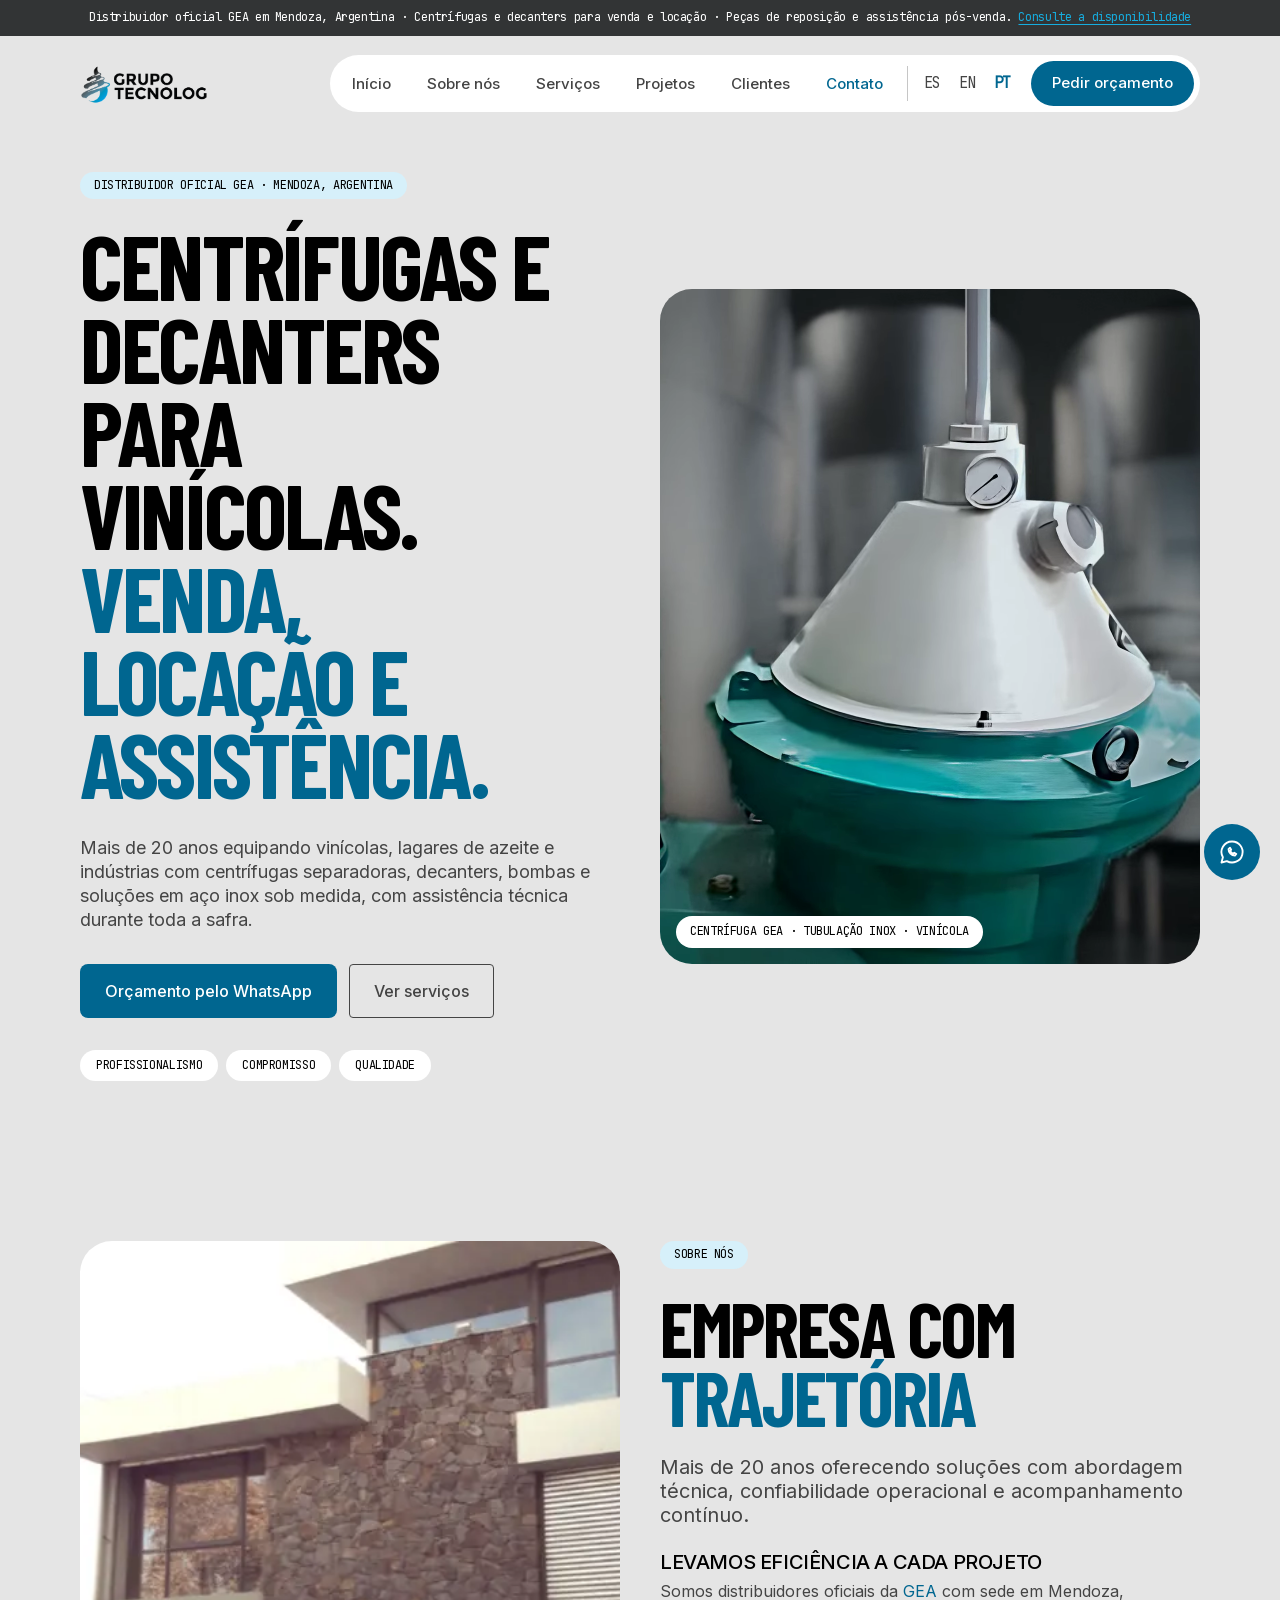
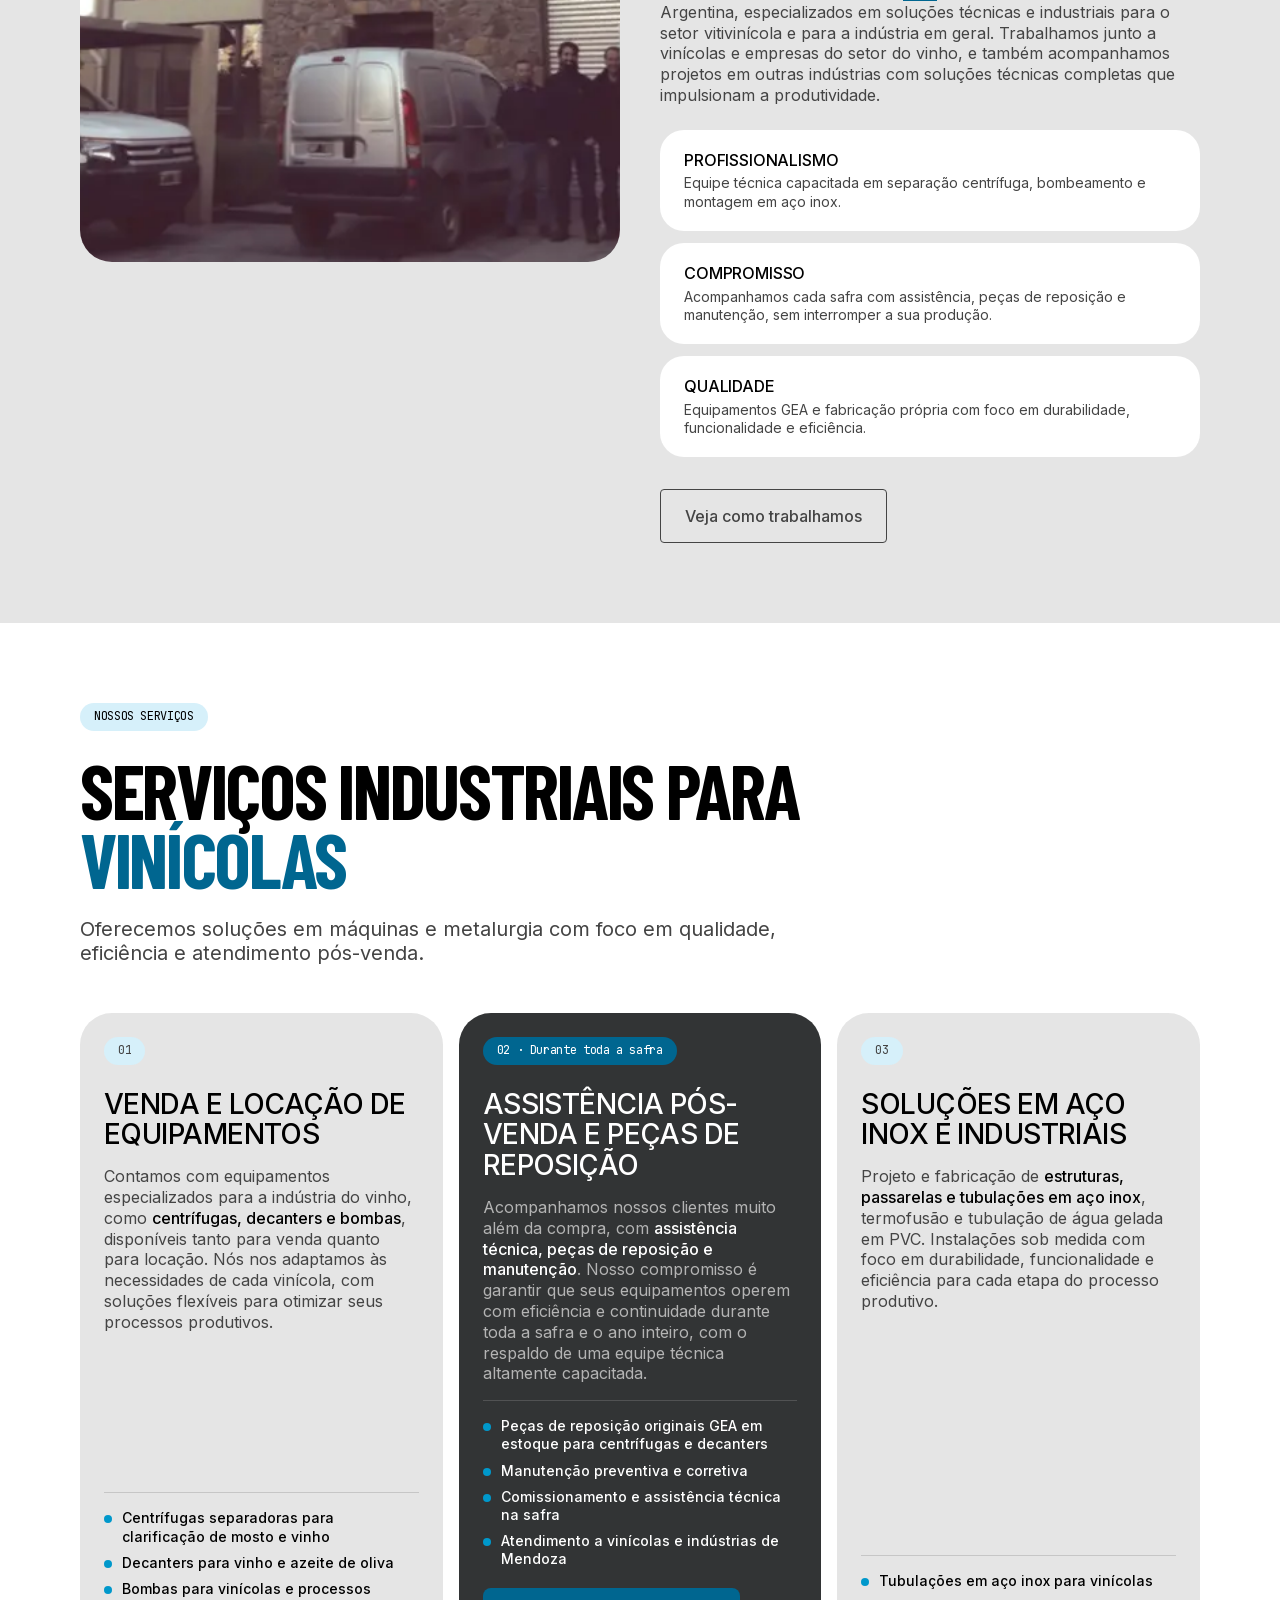
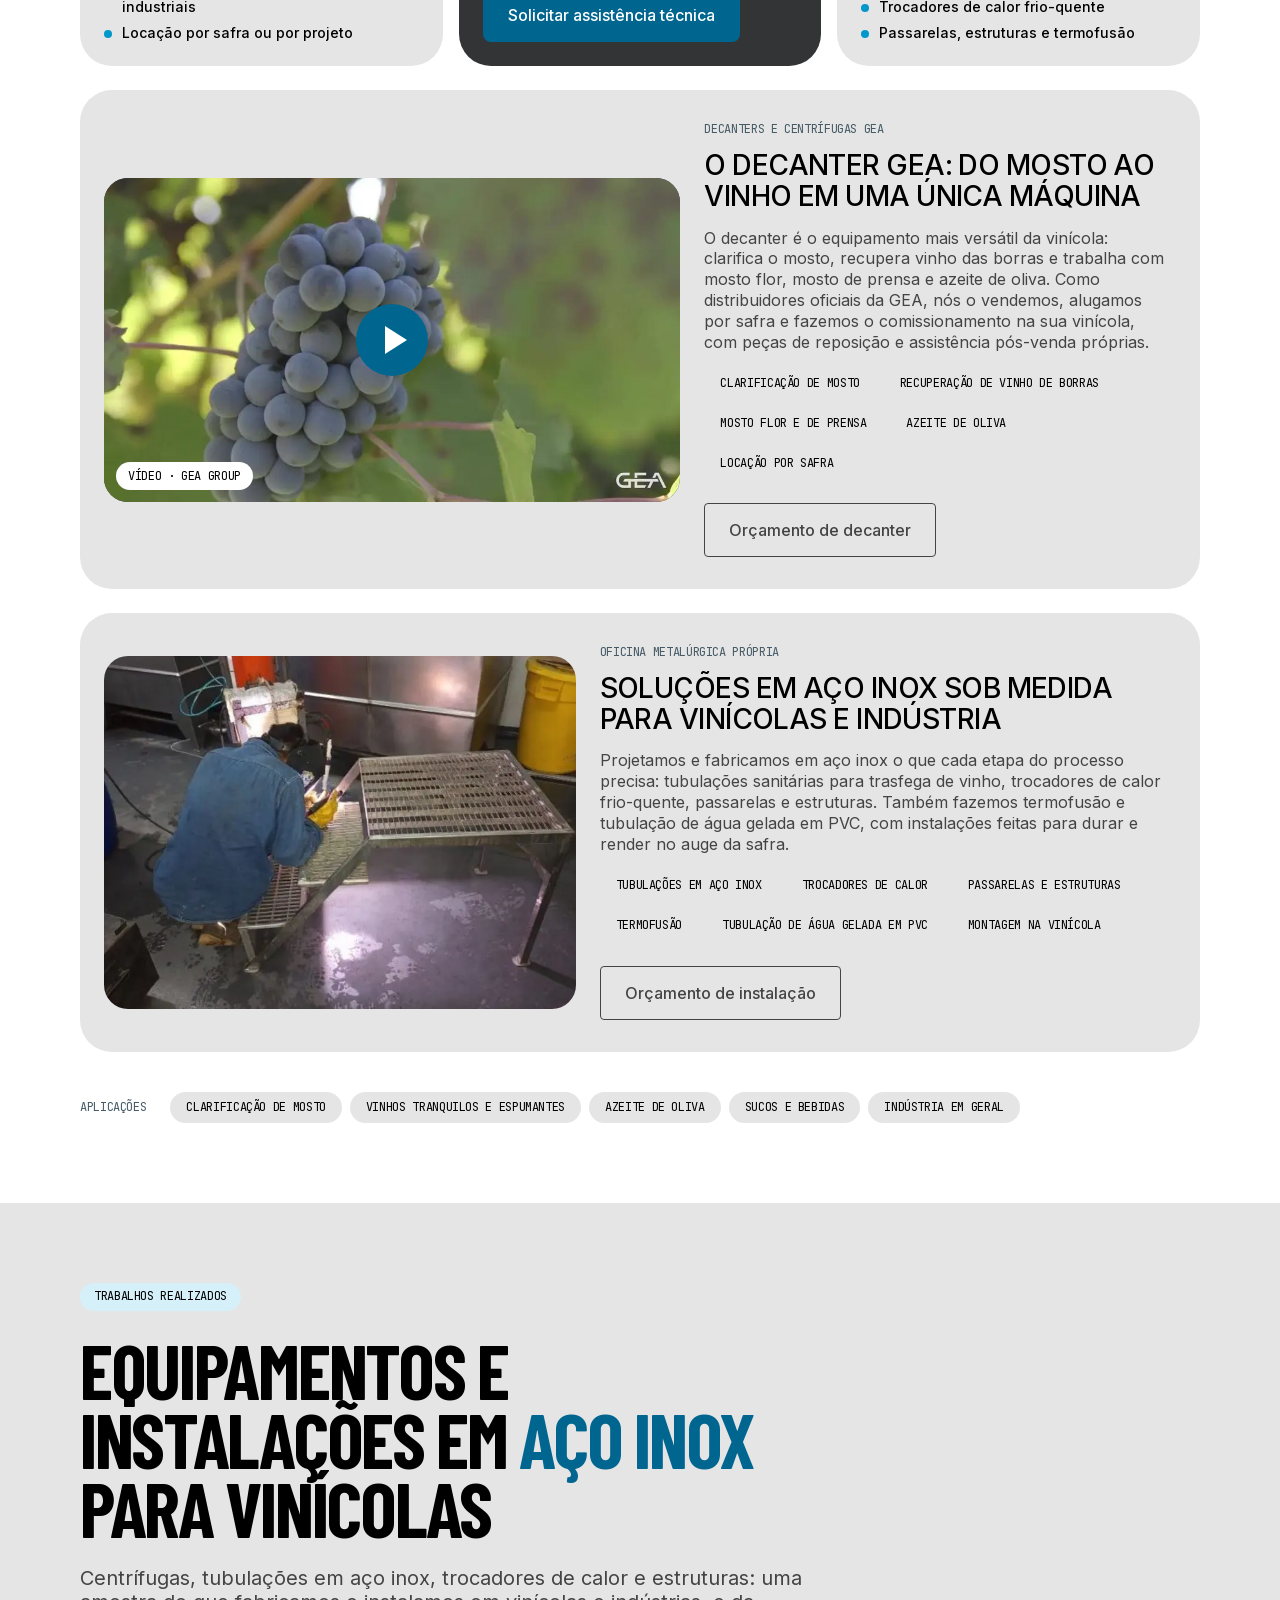
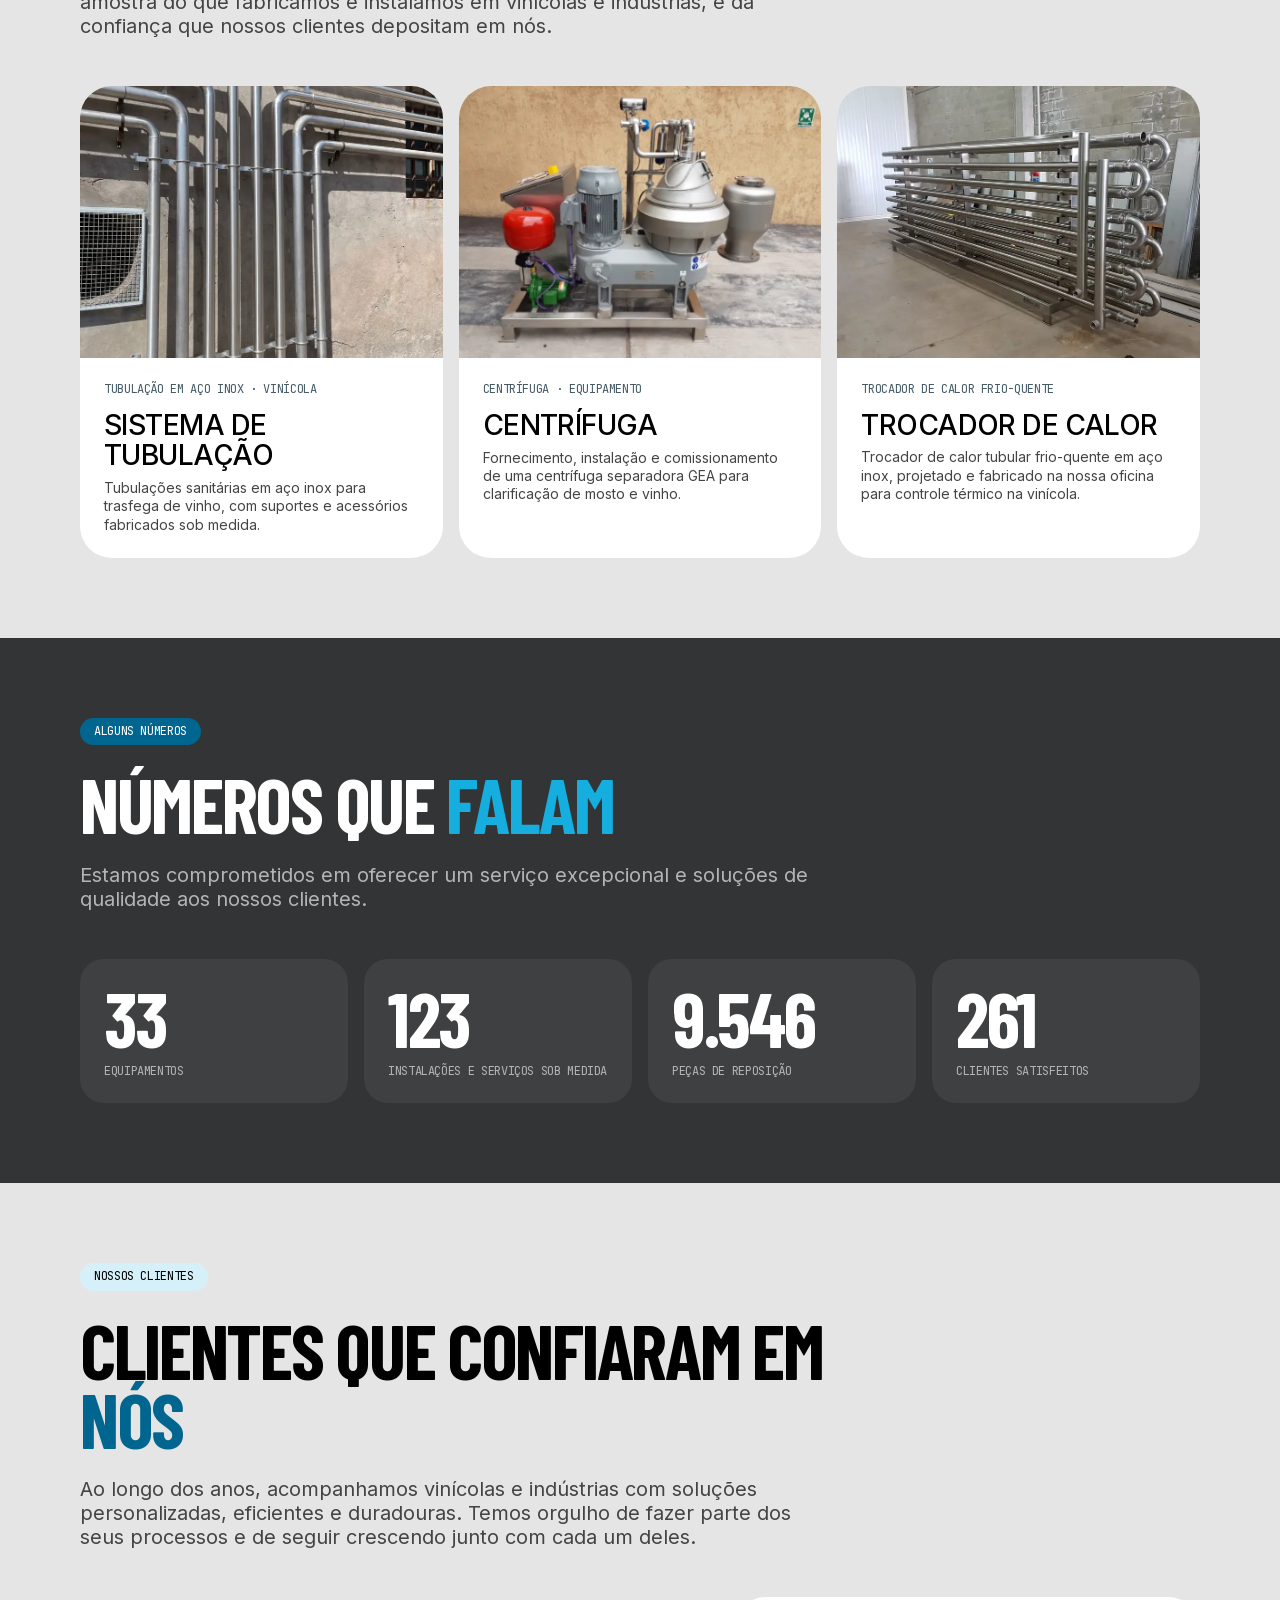
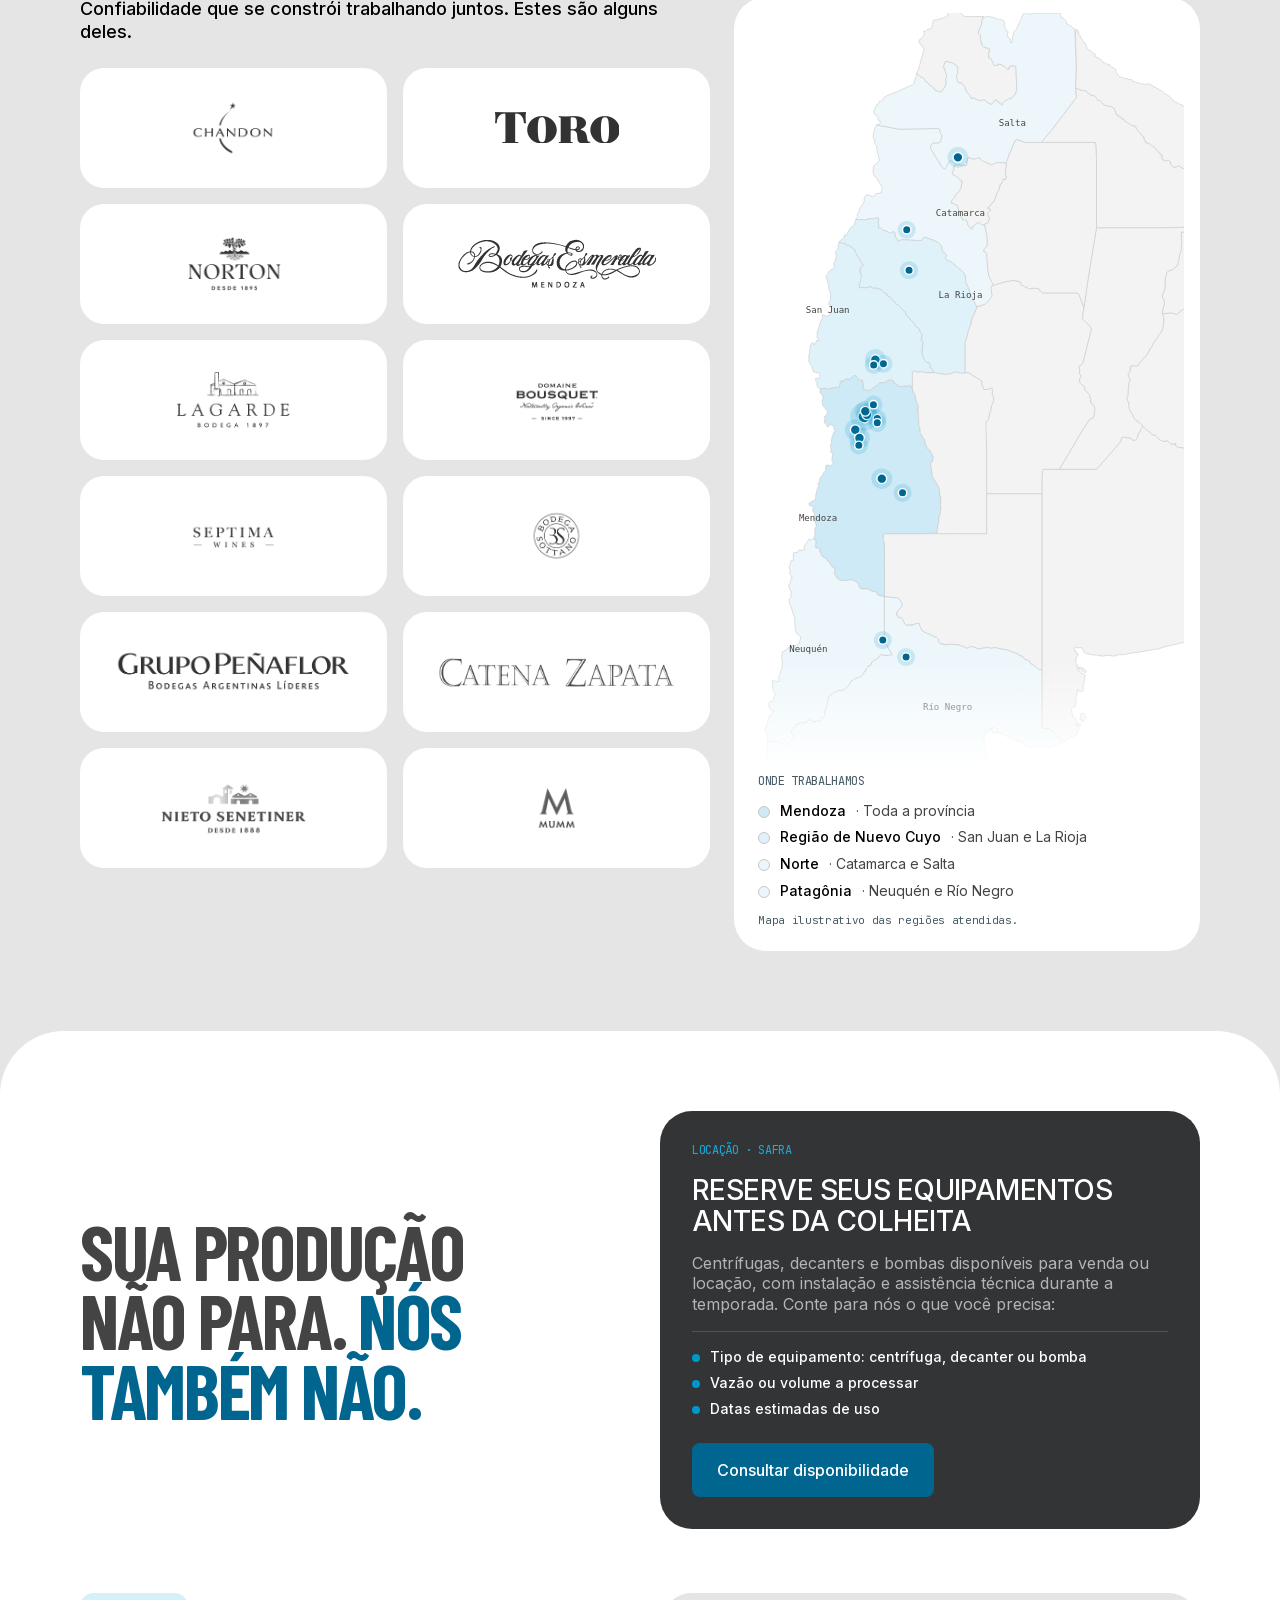
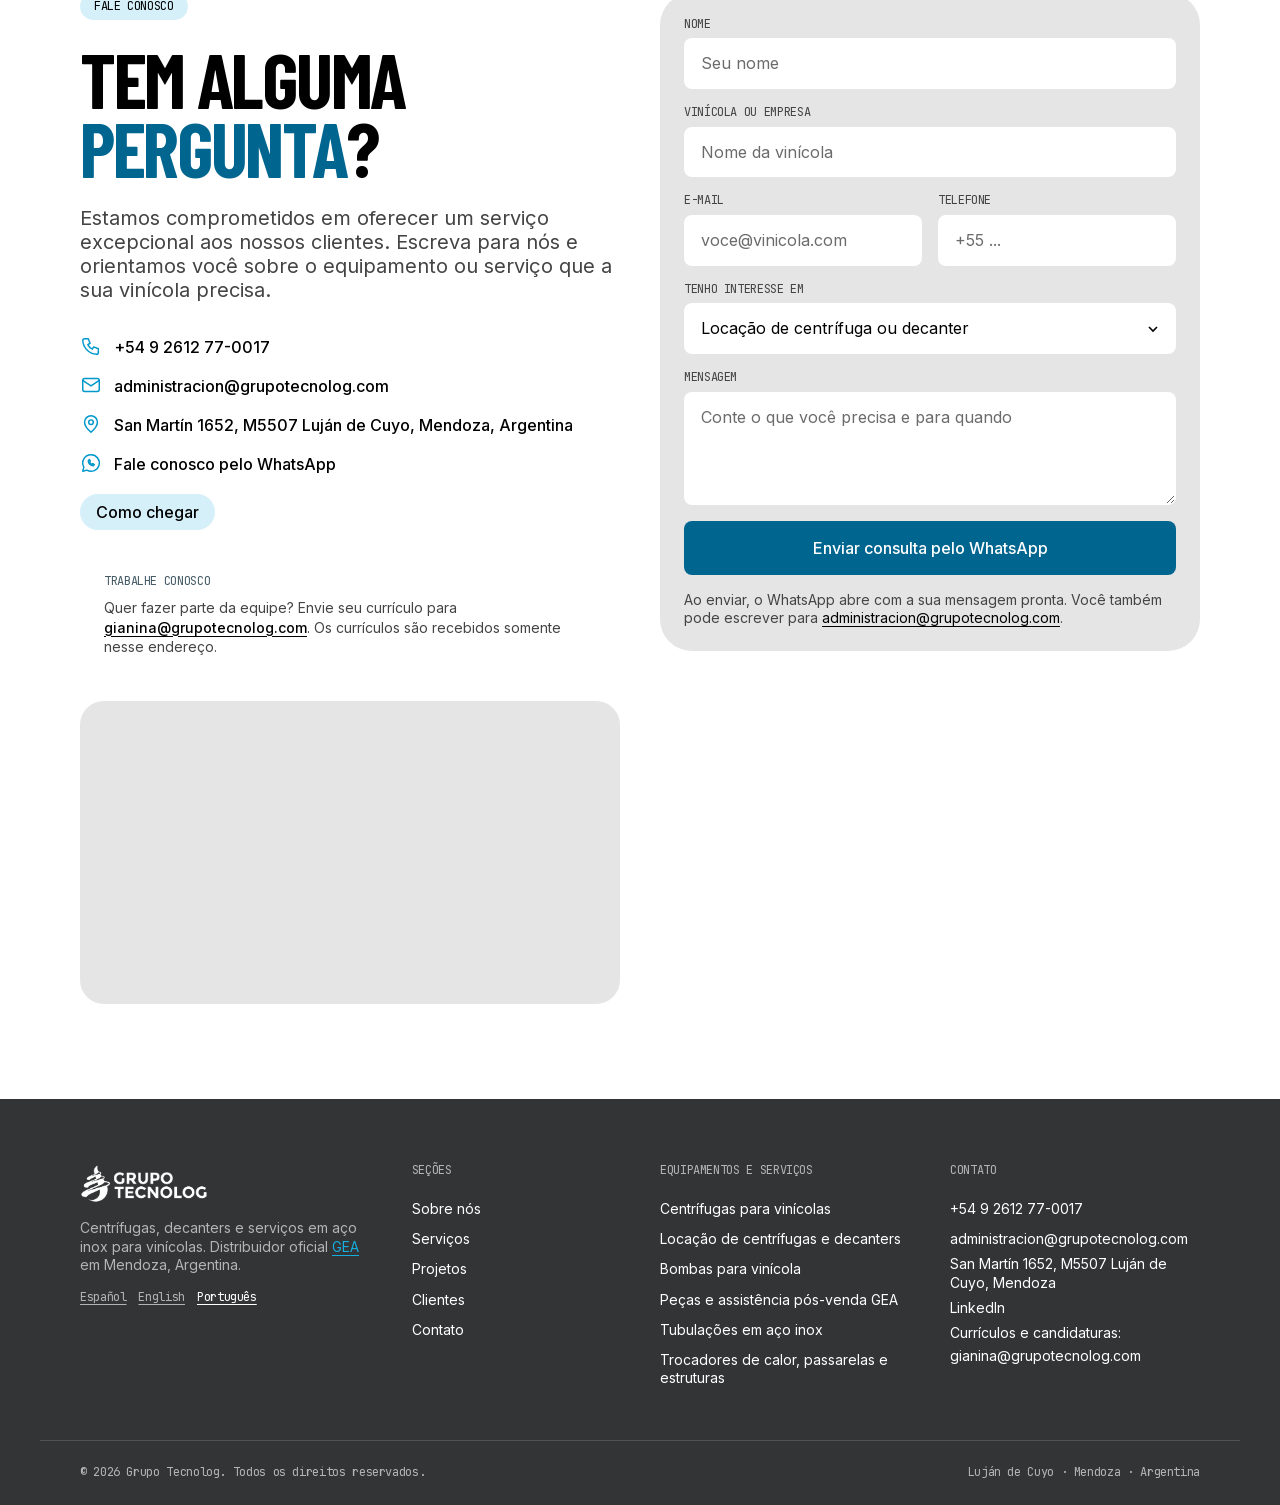
<file: pt/index.html>
<!DOCTYPE html>
<html lang="pt-BR">
<head>
  <meta charset="utf-8">
  <meta name="viewport" content="width=device-width, initial-scale=1">
  <title>Centrífugas, Decanters e Soluções em Aço Inox para Vinícolas | Grupo Tecnolog Mendoza</title>
  <meta name="description" content="Venda e locação de centrífugas e decanters GEA para vinícolas, além de tubulações em aço inox, trocadores de calor e estruturas. Distribuidor oficial GEA em Mendoza, Argentina.">
  <meta name="keywords" content="centrífugas para vinícolas, decanters para vinícolas, locação de decanter, centrífuga para vinho, clarificação de mosto, recuperação de vinho de borras, decanter azeite de oliva, tubulação aço inox vinícola, trocador de calor vinho, bombas para vinícola, distribuidor GEA Argentina, GEA Mendoza, equipamentos para vinícolas">
  <meta name="robots" content="index, follow, max-image-preview:large, max-snippet:-1, max-video-preview:-1">
  <meta name="author" content="Grupo Tecnolog">
  <meta name="geo.region" content="AR-M">
  <meta name="geo.placename" content="Luján de Cuyo, Mendoza">
  <meta name="theme-color" content="#323435">
  <link rel="canonical" href="https://grupotecnolog.com/pt/">
  <link rel="alternate" hreflang="es" href="https://grupotecnolog.com/">
  <link rel="alternate" hreflang="en" href="https://grupotecnolog.com/en/">
  <link rel="alternate" hreflang="pt-BR" href="https://grupotecnolog.com/pt/">
  <link rel="alternate" hreflang="x-default" href="https://grupotecnolog.com/">

  <!-- Open Graph / Twitter -->
  <meta property="og:type" content="website">
  <meta property="og:locale" content="pt_BR">
  <meta property="og:site_name" content="Grupo Tecnolog">
  <meta property="og:url" content="https://grupotecnolog.com/pt/">
  <meta property="og:title" content="Centrífugas, decanters e soluções em aço inox para vinícolas · Grupo Tecnolog">
  <meta property="og:description" content="Distribuidor oficial GEA em Mendoza, Argentina. Centrífugas, decanters e bombas para venda e locação, além de tubulações em aço inox, trocadores de calor e estruturas para vinícolas.">
  <meta property="og:image" content="https://grupotecnolog.com/assets/img/centrifuga-gea-bodega.jpg">
  <meta property="og:image:width" content="1600">
  <meta property="og:image:height" content="1066">
  <meta property="og:image:alt" content="Centrífuga separadora GEA instalada pelo Grupo Tecnolog em uma vinícola de Mendoza">
  <meta name="twitter:card" content="summary_large_image">
  <meta name="twitter:title" content="Centrífugas, decanters e soluções em aço inox para vinícolas · Grupo Tecnolog">
  <meta name="twitter:description" content="Venda, locação e assistência técnica de centrífugas e decanters GEA, além de tubulações em aço inox, trocadores de calor e estruturas para vinícolas. Mendoza, Argentina.">
  <meta name="twitter:image" content="https://grupotecnolog.com/assets/img/centrifuga-gea-bodega.jpg">

  <!-- Icons -->
  <link rel="icon" href="/assets/logos/favicon-64.png" type="image/png" sizes="64x64">
  <link rel="apple-touch-icon" href="/assets/logos/favicon-300.png">
  <link rel="manifest" href="/site.webmanifest">

  <!-- Fonts -->
  <link rel="preload" as="font" type="font/woff2" href="/assets/fonts/barlow-condensed-700.woff2" crossorigin>
  <link rel="preload" as="font" type="font/woff2" href="/assets/fonts/inter-400.woff2" crossorigin>
  <style>
@font-face{font-family:'Barlow Condensed';font-style:normal;font-weight:700;font-display:swap;src:url('/assets/fonts/barlow-condensed-700.woff2') format('woff2')}@font-face{font-family:'Inter';font-style:normal;font-weight:400;font-display:swap;src:url('/assets/fonts/inter-400.woff2') format('woff2')}@font-face{font-family:'Inter';font-style:normal;font-weight:500 700;font-display:swap;src:url('/assets/fonts/inter-500.woff2') format('woff2')}@font-face{font-family:'JetBrains Mono';font-style:normal;font-weight:400;font-display:swap;src:url('/assets/fonts/jetbrains-mono-400.woff2') format('woff2')}:root{--color-black:#000000;--color-dark:#323435;--color-white:#ffffff;--color-canvas:#e5e5e5;--color-mist:#f3f3f3;--color-ash:#c6c6c6;--color-smoke:#b4b4b4;--color-slate:#444444;--color-steel:#465b66;--color-blue:#0098cb;--color-blue-text:#006690;--color-blue-light:#16addf;--color-blue-tint:#d6f0fa;--font-display:'Barlow Condensed','Anton','Bebas Neue',Impact,sans-serif;--font-body:'Inter',ui-sans-serif,system-ui,-apple-system,'Segoe UI',Roboto,sans-serif;--font-mono:'JetBrains Mono',ui-monospace,SFMono-Regular,Menlo,monospace;--radius-btn:8px;--radius-ghost:4px;--radius-card:32px;--radius-card-sm:24px;--radius-large:64px;--radius-pill:48px;--radius-tag:64px;--page-max:1200px;--gutter:clamp(16px,4vw,40px);--section-gap:80px}*,*::before,*::after{box-sizing:border-box}html{scroll-behavior:smooth;-webkit-text-size-adjust:100%}[id]{scroll-margin-top:112px}body{margin:0;background:var(--color-canvas);color:var(--color-black);font-family:var(--font-body);font-size:16px;line-height:1.3;font-weight:400;-webkit-font-smoothing:antialiased}img{max-width:100%;height:auto;display:block}a{color:var(--color-black);text-decoration:none}a:hover{text-decoration:underline;text-underline-offset:3px}p{margin:0 0 16px;color:var(--color-slate)}ul{margin:0;padding:0;list-style:none}address{font-style:normal}.container{max-width:var(--page-max);margin:0 auto;padding-left:var(--gutter);padding-right:var(--gutter)}.skip-link{position:absolute;left:-9999px;top:8px;background:var(--color-black);color:var(--color-white);padding:8px 16px;border-radius:var(--radius-btn);z-index:100}.skip-link:focus{left:16px}h1,h2,h3{margin:0;color:var(--color-black)}h1,h2,.tagline{font-family:var(--font-display);font-weight:700;text-transform:uppercase;line-height:.9;letter-spacing:-0.03em;overflow-wrap:break-word}h1 em,h2 em,.tagline em{font-style:normal;color:var(--color-blue-text)}h3{font-family:var(--font-body);font-weight:500;text-transform:uppercase;font-size:28px;line-height:1.1;letter-spacing:-0.02em}.eyebrow{font-family:var(--font-mono);font-size:12px;line-height:1.3;letter-spacing:-0.03em;text-transform:uppercase;color:var(--color-black);background:var(--color-blue-tint);display:inline-block;padding:6px 14px;border-radius:var(--radius-tag);margin:0 0 24px}.lead{font-size:20px;line-height:1.2;font-weight:400;color:var(--color-slate)}.mono-label{font-family:var(--font-mono);font-size:12px;line-height:1.3;letter-spacing:-0.03em;text-transform:uppercase;color:var(--color-steel);margin:0 0 12px}.btn{display:inline-flex;align-items:center;justify-content:center;gap:8px;font-family:var(--font-body);font-weight:500;font-size:16px;line-height:1.25;padding:16px 24px;border-radius:var(--radius-btn);border:1.5px solid transparent;text-decoration:none;cursor:pointer;transition:background-color .15s ease,color .15s ease,border-color .15s ease}.btn:hover{text-decoration:none}.btn-primary{background:var(--color-blue-text);color:var(--color-white)}.btn-primary:hover{background:var(--color-dark);color:var(--color-white)}.btn-outline{background:transparent;border-color:var(--color-slate);color:var(--color-slate);border-radius:var(--radius-ghost)}.btn-outline:hover{background:var(--color-black);border-color:var(--color-black);color:var(--color-white)}.btn-block{width:100%}.tag-list{display:flex;flex-wrap:wrap;gap:8px}.tag-list li{font-family:var(--font-mono);font-size:12px;letter-spacing:-0.03em;text-transform:uppercase;background:var(--color-white);color:var(--color-black);padding:8px 16px;border-radius:var(--radius-tag)}.announcement{background:var(--color-dark);color:var(--color-white);text-align:center;font-family:var(--font-mono);font-size:12px;letter-spacing:-0.03em;padding:6px 16px}.announcement p{margin:0;color:var(--color-white)}.announcement a{color:var(--color-blue-light);text-decoration:underline;text-underline-offset:3px;display:inline-block;padding:4px 0}.site-header{position:sticky;top:0;z-index:50;background:var(--color-canvas);transition:box-shadow .2s ease}.site-header.is-scrolled{border-bottom:1px solid var(--color-ash)}.nav-wrap{display:flex;align-items:center;justify-content:space-between;min-height:96px;gap:24px}.brand img{height:40px;width:auto}.site-nav{display:flex;align-items:center;gap:16px;flex:1;justify-content:flex-end}.menu{display:flex;align-items:center;gap:4px;background:var(--color-white);border-radius:var(--radius-pill);padding:6px}.menu a:not(.btn){display:inline-block;padding:10px 16px;border-radius:var(--radius-pill);color:var(--color-slate);font-size:15px;font-weight:500}.menu a:not(.btn):hover{text-decoration:none;color:var(--color-black);background:var(--color-mist)}.menu a.is-active{color:var(--color-blue-text)}.menu-cta{margin-left:8px}.menu-cta .btn{padding:12px 20px;font-size:15px;border-radius:var(--radius-pill)}.nav-toggle{display:none;width:48px;height:48px;border:0;background:var(--color-white);border-radius:50%;cursor:pointer;padding:14px 12px;flex-direction:column;justify-content:space-between}.nav-toggle span{display:block;height:2px;background:var(--color-black);transition:transform .2s ease,opacity .2s ease}.nav-toggle[aria-expanded="true"] span:nth-child(1){transform:translateY(9px) rotate(45deg)}.nav-toggle[aria-expanded="true"] span:nth-child(2){opacity:0}.nav-toggle[aria-expanded="true"] span:nth-child(3){transform:translateY(-9px) rotate(-45deg)}.hero{padding:40px 0 var(--section-gap)}.hero-inner{display:grid;grid-template-columns:1fr 1fr;gap:40px;align-items:center}.hero h1{font-size:clamp(52px,7.2vw,104px);margin-bottom:32px;max-width:12ch}.hero-sub{font-size:18px;line-height:1.33;color:var(--color-slate);max-width:52ch;margin-bottom:32px}.hero-actions{display:flex;flex-wrap:wrap;gap:12px;margin-bottom:32px}.hero-media{margin:0;border-radius:var(--radius-card);overflow:hidden;background:var(--color-white);aspect-ratio:4 / 5;width:100%;max-width:560px;justify-self:end;position:relative}.hero-media img,.hero-media video{width:100%;height:100%;object-fit:cover;display:block}.hero-media figcaption{position:absolute;left:16px;bottom:16px;font-family:var(--font-mono);font-size:12px;letter-spacing:-0.03em;text-transform:uppercase;background:var(--color-white);color:var(--color-black);padding:8px 14px;border-radius:var(--radius-tag)}.section{padding:var(--section-gap) 0}.section-alt{background:var(--color-white)}.section-dark{background:var(--color-dark);color:var(--color-white)}.section-dark h2,.section-dark .lead{color:var(--color-white)}.section-dark .lead{color:var(--color-smoke)}.section-dark .eyebrow{background:var(--color-blue-text);color:var(--color-white)}.section-dark h2 em{color:var(--color-blue-light)}.section-head{max-width:760px;margin-bottom:48px}.section h2{font-size:clamp(44px,6vw,80px);margin-bottom:24px}.section-head .lead{margin-bottom:0}.split{display:grid;grid-template-columns:1fr 1fr;gap:40px;align-items:start}.split-media{display:grid;gap:16px}.photo-card{margin:0;border-radius:var(--radius-card);overflow:hidden;background:var(--color-white)}.photo-card img{width:100%;height:100%;object-fit:cover}.photo-main{aspect-ratio:4 / 4.6}.split-copy h3{font-size:20px;margin:24px 0 8px}.split-copy a:not(.btn){color:var(--color-blue-text);text-decoration:underline;text-underline-offset:3px}.values{display:grid;gap:12px;margin:24px 0 32px}.values li{display:grid;gap:4px;background:var(--color-white);border-radius:var(--radius-card-sm);padding:20px 24px}.values strong{font-weight:500;text-transform:uppercase;letter-spacing:-0.01em}.values span{font-size:14px;line-height:1.3;color:var(--color-slate)}.cards-3{display:grid;grid-template-columns:repeat(3,1fr);gap:16px}.step-card{background:var(--color-canvas);border-radius:var(--radius-card);padding:24px;display:flex;flex-direction:column}.section:not(.section-alt) .step-card{background:var(--color-white)}.step-num{font-family:var(--font-mono);font-size:12px;letter-spacing:-0.03em;color:var(--color-black);background:var(--color-blue-tint);display:inline-block;align-self:flex-start;padding:6px 14px;border-radius:var(--radius-tag);margin:0 0 24px}.step-card h3{margin-bottom:16px}.step-card p{color:var(--color-slate)}.step-card strong{color:var(--color-black);font-weight:500}.check-list{margin-top:auto;display:grid;gap:8px;padding-top:16px;border-top:1px solid var(--color-ash);font-size:14px;line-height:1.3;font-weight:500;color:var(--color-black)}.check-list li{padding-left:18px;position:relative}.check-list li::before{content:'';position:absolute;left:0;top:6px;width:8px;height:8px;border-radius:50%;background:var(--color-blue)}.metal-split{display:grid;grid-template-columns:.9fr 1.1fr;gap:24px;margin-top:24px;background:var(--color-canvas);border-radius:var(--radius-card);padding:24px;align-items:center}.gea-split{grid-template-columns:1.1fr .9fr}.video-facade-wrap{min-width:0}.video-facade{position:relative;display:block;width:100%;aspect-ratio:16 / 9;border:0;padding:0;margin:0;border-radius:var(--radius-card-sm);overflow:hidden;background:var(--color-dark);cursor:pointer}.video-facade img,.video-facade iframe{position:absolute;inset:0;width:100%;height:100%;object-fit:cover;border:0}.video-facade .play{position:absolute;left:50%;top:50%;width:72px;height:72px;margin:-36px 0 0 -36px;border-radius:50%;background:var(--color-blue-text);transition:transform .15s ease,background-color .15s ease}.video-facade .play::after{content:'';position:absolute;left:29px;top:22px;border-style:solid;border-width:14px 0 14px 22px;border-color:transparent transparent transparent #fff}.video-facade:hover .play,.video-facade:focus-visible .play{transform:scale(1.06);background:var(--color-black)}.video-facade:focus-visible{outline:3px solid var(--color-blue-text);outline-offset:3px}.video-facade .video-caption{position:absolute;left:12px;bottom:12px;font-family:var(--font-mono);font-size:12px;letter-spacing:-0.03em;text-transform:uppercase;background:var(--color-white);color:var(--color-black);padding:6px 12px;border-radius:var(--radius-tag)}.video-facade.is-playing .play,.video-facade.is-playing .video-caption,.video-facade.is-playing img{display:none}.jobs-note{margin-top:24px;padding:20px 24px;background:var(--color-white);border-radius:var(--radius-card-sm)}.jobs-note .mono-label{margin-bottom:8px}.jobs-note p:last-child{margin:0;font-size:14px;line-height:1.4;color:var(--color-slate)}.jobs-note a{color:var(--color-black);font-weight:500;text-decoration:underline;text-underline-offset:3px;overflow-wrap:anywhere}.site-footer .footer-contact li a[href^="mailto:gianina"]{overflow-wrap:anywhere}.map-embed{position:relative;margin-top:24px;aspect-ratio:16 / 9;border-radius:var(--radius-card-sm);overflow:hidden;background:var(--color-canvas)}.map-embed iframe{position:absolute;inset:0;width:100%;height:100%;border:0}.step-card-dark{background:var(--color-dark) !important;color:var(--color-white)}.step-card-dark .step-num{background:var(--color-blue-text);color:var(--color-white)}.step-card-dark h3{color:var(--color-white)}.step-card-dark p,.step-card-dark strong{color:var(--color-white)}.step-card-dark p{color:var(--color-smoke)}.step-card-dark .check-list{border-top-color:rgba(255,255,255,.15);color:var(--color-white)}.step-card-dark .btn{align-self:flex-start;margin-top:20px}.step-card-dark .btn-primary:hover{background:var(--color-white);color:var(--color-dark)}.metal-photo{aspect-ratio:4 / 3;border-radius:var(--radius-card-sm)}.metal-copy{padding:8px 8px 8px 0}.metal-copy h3{margin-bottom:16px}.metal-copy .tag-list{margin:16px 0 24px}.metal-copy .tag-list li{background:var(--color-white)}.applications{margin-top:40px;display:flex;flex-wrap:wrap;align-items:center;gap:16px 24px}.applications-label{font-family:var(--font-mono);font-size:12px;letter-spacing:-0.03em;text-transform:uppercase;color:var(--color-steel);margin:0}.section-alt .tag-list li{background:var(--color-canvas)}.project-card{background:var(--color-white);border-radius:var(--radius-card);overflow:hidden;display:flex;flex-direction:column}.project-card figure{margin:0;aspect-ratio:4 / 3;overflow:hidden}.project-card img{width:100%;height:100%;object-fit:cover;transition:transform .5s ease}.project-card:hover img{transform:scale(1.03)}.project-body{padding:24px}.project-body h3{margin-bottom:8px}.project-body p:last-child{margin:0;font-size:14px;line-height:1.3;color:var(--color-slate)}.stats{display:grid;grid-template-columns:repeat(4,1fr);gap:16px;margin:0}.stat{display:flex;flex-direction:column;gap:12px;background:rgba(255,255,255,.06);border-radius:var(--radius-card-sm);padding:24px}.stat dd{margin:0;order:-1;font-family:var(--font-display);font-weight:700;font-size:clamp(56px,6vw,96px);line-height:.9;letter-spacing:-0.03em;color:var(--color-white)}.stat dt{font-family:var(--font-mono);font-size:12px;letter-spacing:-0.03em;text-transform:uppercase;color:var(--color-smoke)}.clients-note{font-size:18px;font-weight:500;color:var(--color-black);margin-bottom:24px}.clients-grid{display:grid;grid-template-columns:1.15fr .85fr;gap:24px;align-items:start}.logo-grid{display:grid;grid-template-columns:repeat(2,1fr);gap:16px}.clients-map{margin:0;background:var(--color-white);border-radius:var(--radius-card);padding:16px 16px 24px}.ar-map{width:100%;height:auto;display:block}.clients-map figcaption{padding:8px 8px 0}.clients-map .mono-label{margin-bottom:12px}.map-legend{display:grid;gap:8px;font-size:14px;line-height:1.35;color:var(--color-slate)}.map-legend li{display:flex;align-items:flex-start;gap:10px}.map-legend strong{color:var(--color-black);font-weight:500}.dot{flex:0 0 12px;width:12px;height:12px;border-radius:50%;margin-top:4px;border:1px solid var(--color-ash)}.dot-a{background:#cdeaf6}.dot-b{background:#e0f2f9}.dot-c{background:#edf7fb}.map-note{margin:12px 0 0;font-family:var(--font-mono);font-size:11px;letter-spacing:-0.03em;color:var(--color-steel)}.logo-grid li{background:var(--color-white);border-radius:var(--radius-card-sm);min-height:120px}.logo-grid a{display:flex;align-items:center;justify-content:center;height:100%;padding:24px 32px;min-height:120px}.logo-grid img{max-height:56px;width:auto;max-width:100%;object-fit:contain;filter:grayscale(1);opacity:.8;transition:opacity .2s ease,filter .2s ease}.logo-grid a:hover img{opacity:1;filter:grayscale(0)}#contacto{background:var(--color-white);border-radius:var(--radius-large) var(--radius-large) 0 0;padding-bottom:96px}.contact-intro{display:grid;grid-template-columns:1fr 1fr;gap:40px;align-items:center;margin-bottom:64px}.tagline{font-size:clamp(44px,6vw,80px);margin:0;max-width:14ch}.vendimia-card{background:var(--color-dark);color:var(--color-white);border-radius:var(--radius-card);padding:32px;display:flex;flex-direction:column;gap:16px}.vendimia-card .mono-label{color:var(--color-blue-light);margin:0}.vendimia-card h3{color:var(--color-white)}.vendimia-card p{color:var(--color-smoke);margin:0}.vendimia-card .check-list{margin-top:0;border-top-color:rgba(255,255,255,.15);color:var(--color-white)}.vendimia-card .btn{align-self:flex-start;margin-top:8px}.vendimia-card .btn-primary:hover{background:var(--color-white);color:var(--color-dark)}.contact-grid{display:grid;grid-template-columns:1fr 1fr;gap:40px;align-items:start}.contact-list{display:grid;gap:12px;margin:32px 0 16px}.contact-list li{display:flex;align-items:flex-start;gap:12px;font-weight:500;min-width:0}.contact-list a,.contact-list address{overflow-wrap:anywhere;display:inline-block;padding:3px 0}.contact-list svg{flex:0 0 22px;width:22px;height:22px;fill:none;stroke:var(--color-blue);stroke-width:1.6;stroke-linecap:round;stroke-linejoin:round;margin-top:1px}.contact-list a:hover{color:var(--color-blue-text)}.link-map{display:inline-block;font-weight:500;color:var(--color-black);background:var(--color-blue-tint);padding:8px 16px;border-radius:var(--radius-tag)}.link-map:hover{text-decoration:none;background:var(--color-blue-text);color:var(--color-white)}.contact-form{background:var(--color-canvas);border-radius:var(--radius-card);padding:24px;display:grid;gap:16px}.field{display:grid;gap:6px}.field-row{display:grid;grid-template-columns:1fr 1fr;gap:16px}.field label{font-family:var(--font-mono);font-size:12px;letter-spacing:-0.03em;text-transform:uppercase;color:var(--color-slate)}.field input,.field select,.field textarea{font:inherit;color:var(--color-black);background:var(--color-white);border:1.5px solid transparent;border-radius:var(--radius-btn);padding:14px 16px;width:100%;outline:none}.field textarea{resize:vertical;min-height:110px}.field select{appearance:none;-webkit-appearance:none;background-image:url("data:image/svg+xml,%3Csvg xmlns='http://www.w3.org/2000/svg' width='16' height='16' fill='none' stroke='%23000' stroke-width='1.6'%3E%3Cpath d='m4 6 4 4 4-4'/%3E%3C/svg%3E");background-repeat:no-repeat;background-position:right 14px center;padding-right:40px}.field input::placeholder,.field textarea::placeholder{color:#6b6b6b}.field input:focus,.field select:focus,.field textarea:focus{border-color:var(--color-blue-text)}.field input:user-invalid{border-color:#cf2e2e}.form-hint{margin:0;font-size:14px;line-height:1.3;color:var(--color-slate)}.form-hint a{color:var(--color-black);text-decoration:underline;text-underline-offset:3px}.site-footer{background:var(--color-dark);color:var(--color-white);padding:64px 0 24px;margin-top:-1px}.footer-grid{display:grid;grid-template-columns:1.4fr 1fr 1.2fr 1.2fr;gap:40px}.footer-brand img{height:40px;width:auto;margin-bottom:16px;filter:brightness(0) invert(1)}.footer-brand p{font-size:14px;line-height:1.3;color:var(--color-smoke);max-width:36ch}.footer-brand a{color:var(--color-blue-light);text-decoration:underline;text-underline-offset:3px}.footer-title{font-family:var(--font-mono);font-size:12px;letter-spacing:-0.03em;text-transform:uppercase;color:var(--color-smoke);margin-bottom:16px}.site-footer ul{display:grid;gap:2px;font-size:14px;line-height:1.3;color:var(--color-white)}.site-footer ul a{color:var(--color-white);display:inline-block;padding:5px 0}.site-footer ul a:hover{color:var(--color-blue-light)}.footer-bottom{display:flex;justify-content:space-between;flex-wrap:wrap;gap:8px;margin-top:48px;padding-top:24px;border-top:1px solid rgba(255,255,255,.15);font-family:var(--font-mono);font-size:12px;letter-spacing:-0.03em;color:var(--color-smoke)}.footer-bottom p{margin:0;color:var(--color-smoke)}.wa-float{position:fixed;right:20px;bottom:20px;z-index:40;width:56px;height:56px;border-radius:50%;background:var(--color-blue-text);color:var(--color-white);display:flex;align-items:center;justify-content:center;transition:background-color .15s ease}.wa-float:hover{background:var(--color-dark);color:var(--color-white);text-decoration:none}.wa-float svg{width:28px;height:28px;fill:none;stroke:currentColor;stroke-width:1.6;stroke-linecap:round;stroke-linejoin:round}@media (prefers-reduced-motion:no-preference){.reveal{opacity:0;transform:translateY(16px);transition:opacity .5s ease,transform .5s ease}.reveal.is-visible{opacity:1;transform:none}}@media (max-width:1024px){.cards-3{grid-template-columns:1fr}.clients-grid{grid-template-columns:1fr}.logo-grid{grid-template-columns:repeat(4,1fr)}.footer-grid{grid-template-columns:1fr 1fr}.stats{grid-template-columns:repeat(2,1fr)}.hero-inner{grid-template-columns:1fr}.hero-media{max-width:none;justify-self:stretch}}@media (max-width:900px){.nav-wrap{min-height:80px}.nav-toggle{display:flex}.menu{display:none;position:absolute;left:var(--gutter);right:var(--gutter);top:calc(100% - 8px);flex-direction:column;align-items:stretch;gap:4px;border-radius:var(--radius-card-sm);padding:12px}.menu.is-open{display:flex}.menu a:not(.btn){padding:12px 16px;font-size:16px}.menu-cta{margin:8px 0 0}.menu-cta .btn{width:100%;border-radius:var(--radius-btn)}.split,.contact-grid,.contact-intro,.metal-split,.gea-split{grid-template-columns:1fr}[id]{scroll-margin-top:88px}}@media (max-width:600px){:root{--section-gap:64px;--radius-card:24px;--radius-large:40px}.section h2,.tagline{font-size:clamp(36px,11vw,48px)}.hero h1{font-size:clamp(36px,11.5vw,52px)}.brand img{height:32px}.hero{padding-top:16px}.logo-grid{grid-template-columns:repeat(2,1fr)}.logo-grid a{padding:20px}.clients-map{padding:12px 12px 20px}.field-row{grid-template-columns:1fr}.vendimia-card{padding:24px}.footer-grid{grid-template-columns:1fr;gap:32px}.stats{grid-template-columns:1fr}h3{font-size:24px}.wa-float{right:16px;bottom:16px}}.lang-switch{display:flex;align-items:center;gap:2px;margin-left:4px;padding-left:8px;border-left:1px solid var(--color-ash)}.lang-switch a{font-family:var(--font-mono);font-size:12px;letter-spacing:-0.03em;padding:8px 8px !important;border-radius:var(--radius-pill);color:var(--color-slate)}.lang-switch a.is-active{color:var(--color-blue-text);font-weight:700}.footer-lang{display:flex;gap:12px;margin-top:16px}.footer-lang a{font-family:var(--font-mono);font-size:12px;letter-spacing:-0.03em;color:var(--color-smoke)}.footer-lang a.is-active{color:var(--color-white)}@media (max-width:900px){.lang-switch{border-left:0;padding:8px 0 0;margin:4px 0 0;border-top:1px solid var(--color-ash)}.lang-switch a{padding:10px 12px !important}}
  </style>

  <!-- Datos estructurados -->
  <script type="application/ld+json">
  {
    "@context": "https://schema.org",
    "@graph": [
      {
        "@type": ["LocalBusiness", "Organization"],
        "@id": "https://grupotecnolog.com/#organization",
        "name": "Grupo Tecnolog",
        "legalName": "Grupo Tecnolog",
        "url": "https://grupotecnolog.com/",
        "logo": "https://grupotecnolog.com/assets/logos/grupo-tecnolog-logo.png",
        "image": "https://grupotecnolog.com/assets/img/centrifuga-gea-bodega.jpg",
        "description": "Distribuidor oficial GEA em Mendoza, Argentina. Venda e locação de centrífugas, decanters e bombas para vinícolas e indústria do azeite, assistência pós-venda e soluções metalúrgicas em aço inox.",
        "slogan": "Sua produção não para. Nós também não.",
        "telephone": "+54 9 261 277-0017",
        "email": "administracion@grupotecnolog.com",
        "priceRange": "$$",
        "address": {
          "@type": "PostalAddress",
          "streetAddress": "San Martín 1652",
          "addressLocality": "Luján de Cuyo",
          "addressRegion": "Mendoza",
          "postalCode": "M5507",
          "addressCountry": "AR"
        },
        "geo": { "@type": "GeoCoordinates", "latitude": -33.0241911, "longitude": -68.8743517 },
        "hasMap": "https://www.google.com/maps/place/GRUPO+TECNOLOG+SA/@-33.023988,-68.8743844,19.23z/data=!4m15!1m8!3m7!1s0x967e75311cd957b7:0x4645e2080e4f8c36!2sSan+Mart%C3%ADn+1652,+M5507+Luj%C3%A1n+de+Cuyo,+Mendoza!3b1!8m2!3d-33.0242921!4d-68.8743844!16s%2Fg%2F11j6g3mzhf!3m5!1s0x967e75311c9c780f:0x1a8981648589e1e2!8m2!3d-33.0241911!4d-68.8743517!16s%2Fg%2F11gbv4yhb6?entry=ttu&g_ep=EgoyMDI2MDkyMy4wIKXMDSoASAFQAw%3D%3D",
        "areaServed": [
          { "@type": "State", "name": "Mendoza" },
          { "@type": "Country", "name": "Argentina" }
        ],
        "knowsAbout": ["Centrífugas separadoras para vinho", "Decanters para vinícolas", "Decanters para azeite de oliva", "Clarificação de mosto", "Bombas para vinícolas", "Tubulações em aço inox", "Trocadores de calor"],
        "brand": { "@type": "Brand", "name": "GEA", "url": "https://www.gea.com/pt/" },
        "sameAs": ["https://www.linkedin.com/company/grupotecnolog", "https://www.google.com/maps/place/GRUPO+TECNOLOG+SA/@-33.023988,-68.8743844,19.23z/data=!4m15!1m8!3m7!1s0x967e75311cd957b7:0x4645e2080e4f8c36!2sSan+Mart%C3%ADn+1652,+M5507+Luj%C3%A1n+de+Cuyo,+Mendoza!3b1!8m2!3d-33.0242921!4d-68.8743844!16s%2Fg%2F11j6g3mzhf!3m5!1s0x967e75311c9c780f:0x1a8981648589e1e2!8m2!3d-33.0241911!4d-68.8743517!16s%2Fg%2F11gbv4yhb6?entry=ttu&g_ep=EgoyMDI2MDkyMy4wIKXMDSoASAFQAw%3D%3D"],
        "contactPoint": [{
          "@type": "ContactPoint",
          "telephone": "+54 9 261 277-0017",
          "contactType": "sales",
          "availableLanguage": ["es", "en", "pt"],
          "areaServed": "AR"
        }],
        "hasOfferCatalog": {
          "@type": "OfferCatalog",
          "name": "Equipamentos e serviços para vinícolas",
          "itemListElement": [
            { "@type": "Offer", "itemOffered": { "@type": "Service", "name": "Venda de centrífugas separadoras para vinícolas", "serviceType": "Venda de equipamentos" } },
            { "@type": "Offer", "itemOffered": { "@type": "Service", "name": "Locação de centrífugas para a safra", "serviceType": "Locação de equipamentos" } },
            { "@type": "Offer", "itemOffered": { "@type": "Service", "name": "Venda e locação de decanters para vinho e azeite", "serviceType": "Venda e locação de equipamentos" } },
            { "@type": "Offer", "itemOffered": { "@type": "Service", "name": "Venda e locação de bombas para vinícolas", "serviceType": "Venda e locação de equipamentos" } },
            { "@type": "Offer", "itemOffered": { "@type": "Service", "name": "Assistência pós-venda, peças de reposição e manutenção de centrífugas", "serviceType": "Assistência técnica" } },
            { "@type": "Offer", "itemOffered": { "@type": "Service", "name": "Soluções metalúrgicas: tubulações em aço inox, passarelas, estruturas, termofusão e tubulação de água gelada em PVC", "serviceType": "Fabricação e instalação" } }
          ]
        }
      },
      {
        "@type": "WebSite",
        "@id": "https://grupotecnolog.com/#website",
        "url": "https://grupotecnolog.com/",
        "name": "Grupo Tecnolog",
        "inLanguage": ["es", "en", "pt-BR"],
        "publisher": { "@id": "https://grupotecnolog.com/#organization" }
      },
      {
        "@type": "WebPage",
        "@id": "https://grupotecnolog.com/pt/#webpage",
        "url": "https://grupotecnolog.com/pt/",
        "name": "Centrífugas, Decanters e Soluções em Aço Inox para Vinícolas | Grupo Tecnolog Mendoza",
        "isPartOf": { "@id": "https://grupotecnolog.com/#website" },
        "about": { "@id": "https://grupotecnolog.com/#organization" },
        "inLanguage": "pt-BR",
        "primaryImageOfPage": "https://grupotecnolog.com/assets/img/centrifuga-gea-bodega.jpg"
      }
    ]
  }
  </script>
</head>
<body>
  <a class="skip-link" href="#contenido">Ir para o conteúdo</a>

  <!-- 1 · Header -->
  <div class="announcement" role="region" aria-label="Aviso">
    <p>Distribuidor oficial GEA em Mendoza, Argentina · Centrífugas e decanters para venda e locação · Peças de reposição e assistência pós-venda. <a href="https://wa.me/5492612770017?text=Ol%C3%A1%21%20Gostaria%20de%20consultar%20a%20disponibilidade%20de%20centr%C3%ADfugas%20e%20decanters%20para%20a%20safra." target="_blank" rel="noopener">Consulte a disponibilidade</a></p>
  </div>

  <header class="site-header" id="inicio">
    <div class="container nav-wrap">
      <a class="brand" href="#inicio" aria-label="Grupo Tecnolog, início">
        <img src="/assets/logos/grupo-tecnolog-logo.webp" alt="Grupo Tecnolog" width="400" height="123">
      </a>
      <nav class="site-nav" aria-label="Principal">
        <button class="nav-toggle" aria-expanded="false" aria-controls="menu" aria-label="Abrir menu" data-open="Abrir menu" data-close="Fechar menu">
          <span></span><span></span><span></span>
        </button>
        <ul id="menu" class="menu">
          <li><a href="#inicio">Início</a></li>
          <li><a href="#nosotros">Sobre nós</a></li>
          <li><a href="#servicios">Serviços</a></li>
          <li><a href="#proyectos">Projetos</a></li>
          <li><a href="#clientes">Clientes</a></li>
          <li><a href="#contacto">Contato</a></li>
          <li class="lang-switch">
            <a href="/" hreflang="es" lang="es" class="" aria-label="Español">ES</a>
            <a href="/en/" hreflang="en" lang="en" class="" aria-label="English">EN</a>
            <a href="/pt/" hreflang="pt-BR" lang="pt-BR" class="is-active" aria-label="Português">PT</a>
          </li>
          <li class="menu-cta"><a class="btn btn-primary" href="https://wa.me/5492612770017?text=Ol%C3%A1%21%20Vim%20pelo%20site%20e%20gostaria%20de%20fazer%20uma%20consulta." target="_blank" rel="noopener">Pedir orçamento</a></li>
        </ul>
      </nav>
    </div>
  </header>

  <main id="contenido">

    <!-- 2 · Hero -->
    <section class="hero" aria-labelledby="hero-title">
      <div class="container hero-inner">
        <div class="hero-copy">
          <p class="eyebrow">Distribuidor oficial GEA · Mendoza, Argentina</p>
          <h1 id="hero-title">Centrífugas e decanters para vinícolas. <em>Venda, locação e assistência.</em></h1>
          <p class="hero-sub">Mais de 20 anos equipando vinícolas, lagares de azeite e indústrias com centrífugas separadoras, decanters, bombas e soluções em aço inox sob medida, com assistência técnica durante toda a safra.</p>
          <div class="hero-actions">
            <a class="btn btn-primary" href="https://wa.me/5492612770017?text=Ol%C3%A1%21%20Gostaria%20de%20um%20or%C3%A7amento%20de%20uma%20centr%C3%ADfuga%20ou%20decanter%20para%20a%20minha%20vin%C3%ADcola." target="_blank" rel="noopener">Orçamento pelo WhatsApp</a>
            <a class="btn btn-outline" href="#servicios">Ver serviços</a>
          </div>
          <ul class="tag-list" aria-label="Valores">
            <li>Profissionalismo</li>
            <li>Compromisso</li>
            <li>Qualidade</li>
          </ul>
        </div>
        <figure class="hero-media">
          <video class="hero-video" muted loop playsinline preload="none" poster="/assets/img/centrifuga-gea-bodega-poster.webp" aria-label="Centrífugas, tubulações e trocadores de calor instalados pelo Grupo Tecnolog em vinícolas de Mendoza">
            <source src="/assets/video/gt-hero-loop.webm" type="video/webm">
          </video>
          <figcaption>Centrífuga GEA · Tubulação inox · Vinícola</figcaption>
        </figure>
      </div>
    </section>

    <!-- 3 · Nosotros -->
    <section class="section" id="nosotros" aria-labelledby="nosotros-title">
      <div class="container split">
        <div class="split-media">
          <figure class="photo-card photo-main">
            <img src="/assets/img/equipo-grupo-tecnolog-mendoza-800.webp" srcset="/assets/img/equipo-grupo-tecnolog-mendoza-800.webp 800w, /assets/img/equipo-grupo-tecnolog-mendoza-1200.webp 1200w" sizes="(max-width: 900px) 100vw, 540px" alt="Equipe técnica do Grupo Tecnolog em frente à sede em Luján de Cuyo, Mendoza, distribuidor exclusivo GEA" width="1200" height="685" loading="lazy">
          </figure>
        </div>
        <div class="split-copy">
          <p class="eyebrow">Sobre nós</p>
          <h2 id="nosotros-title">Empresa com <em>trajetória</em></h2>
          <p class="lead">Mais de 20 anos oferecendo soluções com abordagem técnica, confiabilidade operacional e acompanhamento contínuo.</p>
          <h3>Levamos eficiência a cada projeto</h3>
          <p>Somos distribuidores oficiais da <a href="https://www.gea.com/pt/" target="_blank" rel="noopener">GEA</a> com sede em Mendoza, Argentina, especializados em soluções técnicas e industriais para o setor vitivinícola e para a indústria em geral. Trabalhamos junto a vinícolas e empresas do setor do vinho, e também acompanhamos projetos em outras indústrias com soluções técnicas completas que impulsionam a produtividade.</p>
          <ul class="values">
            <li>
              <strong>Profissionalismo</strong>
              <span>Equipe técnica capacitada em separação centrífuga, bombeamento e montagem em aço inox.</span>
            </li>
            <li>
              <strong>Compromisso</strong>
              <span>Acompanhamos cada safra com assistência, peças de reposição e manutenção, sem interromper a sua produção.</span>
            </li>
            <li>
              <strong>Qualidade</strong>
              <span>Equipamentos GEA e fabricação própria com foco em durabilidade, funcionalidade e eficiência.</span>
            </li>
          </ul>
          <a class="btn btn-outline" href="#servicios">Veja como trabalhamos</a>
        </div>
      </div>
    </section>

    <!-- 4 · Servicios -->
    <section class="section section-alt" id="servicios" aria-labelledby="servicios-title">
      <div class="container">
        <div class="section-head">
          <p class="eyebrow">Nossos serviços</p>
          <h2 id="servicios-title">Serviços industriais para <em>vinícolas</em></h2>
          <p class="lead">Oferecemos soluções em máquinas e metalurgia com foco em qualidade, eficiência e atendimento pós-venda.</p>
        </div>

        <div class="cards-3">
          <article class="step-card">
            <p class="step-num">01</p>
            <h3>Venda e locação de equipamentos</h3>
            <p>Contamos com equipamentos especializados para a indústria do vinho, como <strong>centrífugas, decanters e bombas</strong>, disponíveis tanto para venda quanto para locação. Nós nos adaptamos às necessidades de cada vinícola, com soluções flexíveis para otimizar seus processos produtivos.</p>
            <ul class="check-list">
              <li>Centrífugas separadoras para clarificação de mosto e vinho</li>
              <li>Decanters para vinho e azeite de oliva</li>
              <li>Bombas para vinícolas e processos industriais</li>
              <li>Locação por safra ou por projeto</li>
            </ul>
          </article>

          <article class="step-card step-card-dark">
            <p class="step-num">02 · Durante toda a safra</p>
            <h3>Assistência pós-venda e peças de reposição</h3>
            <p>Acompanhamos nossos clientes muito além da compra, com <strong>assistência técnica, peças de reposição e manutenção</strong>. Nosso compromisso é garantir que seus equipamentos operem com eficiência e continuidade durante toda a safra e o ano inteiro, com o respaldo de uma equipe técnica altamente capacitada.</p>
            <ul class="check-list">
              <li>Peças de reposição originais GEA em estoque para centrífugas e decanters</li>
              <li>Manutenção preventiva e corretiva</li>
              <li>Comissionamento e assistência técnica na safra</li>
              <li>Atendimento a vinícolas e indústrias de Mendoza</li>
            </ul>
            <a class="btn btn-primary" href="https://wa.me/5492612770017?text=Ol%C3%A1%21%20Preciso%20de%20assist%C3%AAncia%20t%C3%A9cnica%20ou%20pe%C3%A7as%20de%20reposi%C3%A7%C3%A3o%20para%20um%20equipamento%20GEA." target="_blank" rel="noopener">Solicitar assistência técnica</a>
          </article>

          <article class="step-card">
            <p class="step-num">03</p>
            <h3>Soluções em aço inox e industriais</h3>
            <p>Projeto e fabricação de <strong>estruturas, passarelas e tubulações em aço inox</strong>, termofusão e tubulação de água gelada em PVC. Instalações sob medida com foco em durabilidade, funcionalidade e eficiência para cada etapa do processo produtivo.</p>
            <ul class="check-list">
              <li>Tubulações em aço inox para vinícolas</li>
              <li>Trocadores de calor frio-quente</li>
              <li>Passarelas, estruturas e termofusão</li>
            </ul>
          </article>
        </div>

        <div class="metal-split gea-split" id="decanters">
          <div class="video-facade-wrap">
            <button class="video-facade" type="button" data-yt="TZMTGBaIxv8" aria-label="Reproduzir vídeo: GEA Multi-Purpose Wine Decanter">
              <img src="/assets/img/decanter-gea-vino-video.webp" alt="Decanter GEA para vinho, quadro do vídeo do GEA Group" width="960" height="540" loading="lazy">
              <span class="play" aria-hidden="true"></span>
              <span class="video-caption">Vídeo · GEA Group</span>
            </button>
          </div>
          <div class="metal-copy">
            <p class="mono-label">Decanters e centrífugas GEA</p>
            <h3>O decanter GEA: do mosto ao vinho em uma única máquina</h3>
            <p>O decanter é o equipamento mais versátil da vinícola: clarifica o mosto, recupera vinho das borras e trabalha com mosto flor, mosto de prensa e azeite de oliva. Como distribuidores oficiais da GEA, nós o vendemos, alugamos por safra e fazemos o comissionamento na sua vinícola, com peças de reposição e assistência pós-venda próprias.</p>
            <ul class="tag-list" aria-label="Aplicações do decanter">
              <li>Clarificação de mosto</li>
              <li>Recuperação de vinho de borras</li>
              <li>Mosto flor e de prensa</li>
              <li>Azeite de oliva</li>
              <li>Locação por safra</li>
            </ul>
            <a class="btn btn-outline" href="https://wa.me/5492612770017?text=Ol%C3%A1%21%20Gostaria%20de%20um%20or%C3%A7amento%20de%20um%20decanter%20GEA%20%28venda%20ou%20loca%C3%A7%C3%A3o%29%20para%20a%20minha%20vin%C3%ADcola." target="_blank" rel="noopener">Orçamento de decanter</a>
          </div>
        </div>

        <div class="metal-split" id="metalurgica">
          <figure class="photo-card metal-photo">
            <img src="/assets/img/fabricacion-metalurgica-pasarela-800.webp" srcset="/assets/img/fabricacion-metalurgica-pasarela-800.webp 800w, /assets/img/fabricacion-metalurgica-pasarela-1200.webp 1200w" sizes="(max-width: 900px) 100vw, 480px" alt="Soldador do Grupo Tecnolog fabricando uma passarela metálica sob medida na oficina" width="1200" height="772" loading="lazy">
          </figure>
          <div class="metal-copy">
            <p class="mono-label">Oficina metalúrgica própria</p>
            <h3>Soluções em aço inox sob medida para vinícolas e indústria</h3>
            <p>Projetamos e fabricamos em aço inox o que cada etapa do processo precisa: tubulações sanitárias para trasfega de vinho, trocadores de calor frio-quente, passarelas e estruturas. Também fazemos termofusão e tubulação de água gelada em PVC, com instalações feitas para durar e render no auge da safra.</p>
            <ul class="tag-list" aria-label="Serviços metalúrgicos">
              <li>Tubulações em aço inox</li>
              <li>Trocadores de calor</li>
              <li>Passarelas e estruturas</li>
              <li>Termofusão</li>
              <li>Tubulação de água gelada em PVC</li>
              <li>Montagem na vinícola</li>
            </ul>
            <a class="btn btn-outline" href="https://wa.me/5492612770017?text=Ol%C3%A1%21%20Gostaria%20de%20um%20or%C3%A7amento%20de%20uma%20instala%C3%A7%C3%A3o%20em%20a%C3%A7o%20inox%20%28tubula%C3%A7%C3%B5es%2C%20estruturas%20ou%20trocador%20de%20calor%29%20para%20a%20minha%20vin%C3%ADcola." target="_blank" rel="noopener">Orçamento de instalação</a>
          </div>
        </div>

        <div class="applications">
          <p class="applications-label">Aplicações</p>
          <ul class="tag-list" aria-label="Aplicações dos nossos equipamentos">
            <li>Clarificação de mosto</li>
            <li>Vinhos tranquilos e espumantes</li>
            <li>Azeite de oliva</li>
            <li>Sucos e bebidas</li>
            <li>Indústria em geral</li>
          </ul>
        </div>
      </div>
    </section>

    <!-- 5 · Trabajos -->
    <section class="section" id="proyectos" aria-labelledby="proyectos-title">
      <div class="container">
        <div class="section-head">
          <p class="eyebrow">Trabalhos realizados</p>
          <h2 id="proyectos-title">Equipamentos e instalações em <em>aço inox</em> para vinícolas</h2>
          <p class="lead">Centrífugas, tubulações em aço inox, trocadores de calor e estruturas: uma amostra do que fabricamos e instalamos em vinícolas e indústrias, e da confiança que nossos clientes depositam em nós.</p>
        </div>
        <div class="cards-3 projects">
          <article class="project-card">
            <figure>
              <img src="/assets/img/caneria-acero-inoxidable-bodega-800.webp" srcset="/assets/img/caneria-acero-inoxidable-bodega-800.webp 800w, /assets/img/caneria-acero-inoxidable-bodega-1200.webp 1200w" sizes="(max-width: 1024px) 100vw, 370px" alt="Sistema de tubulações em aço inox instalado em uma vinícola de Mendoza" width="1200" height="1600" loading="lazy">
            </figure>
            <div class="project-body">
              <p class="mono-label">Tubulação em aço inox · Vinícola</p>
              <h3>Sistema de tubulação</h3>
              <p>Tubulações sanitárias em aço inox para trasfega de vinho, com suportes e acessórios fabricados sob medida.</p>
            </div>
          </article>
          <article class="project-card">
            <figure>
              <img src="/assets/img/centrifuga-separadora-vino-800.webp" srcset="/assets/img/centrifuga-separadora-vino-800.webp 800w, /assets/img/centrifuga-separadora-vino-1200.webp 1200w" sizes="(max-width: 1024px) 100vw, 370px" alt="Centrífuga separadora GEA para clarificação de vinho instalada em vinícola" width="1200" height="859" loading="lazy">
            </figure>
            <div class="project-body">
              <p class="mono-label">Centrífuga · Equipamento</p>
              <h3>Centrífuga</h3>
              <p>Fornecimento, instalação e comissionamento de uma centrífuga separadora GEA para clarificação de mosto e vinho.</p>
            </div>
          </article>
          <article class="project-card">
            <figure>
              <img src="/assets/img/intercambiador-frio-calor-acero-inoxidable-800.webp" srcset="/assets/img/intercambiador-frio-calor-acero-inoxidable-800.webp 800w, /assets/img/intercambiador-frio-calor-acero-inoxidable-1200.webp 1200w" sizes="(max-width: 1024px) 100vw, 370px" alt="Trocador de calor tubular em aço inox fabricado pelo Grupo Tecnolog" width="1200" height="1106" loading="lazy">
            </figure>
            <div class="project-body">
              <p class="mono-label">Trocador de calor frio-quente</p>
              <h3>Trocador de calor</h3>
              <p>Trocador de calor tubular frio-quente em aço inox, projetado e fabricado na nossa oficina para controle térmico na vinícola.</p>
            </div>
          </article>
        </div>
      </div>
    </section>

    <!-- 6 · Números -->
    <section class="section section-dark" id="numeros" aria-labelledby="numeros-title">
      <div class="container">
        <div class="section-head">
          <p class="eyebrow">Alguns números</p>
          <h2 id="numeros-title">Números que <em>falam</em></h2>
          <p class="lead">Estamos comprometidos em oferecer um serviço excepcional e soluções de qualidade aos nossos clientes.</p>
        </div>
        <dl class="stats" data-locale="pt-BR">
          <div class="stat">
            <dt>Equipamentos</dt>
            <dd><span class="count" data-count="34">34</span></dd>
          </div>
          <div class="stat">
            <dt>Instalações e serviços sob medida</dt>
            <dd><span class="count" data-count="126">126</span></dd>
          </div>
          <div class="stat">
            <dt>Peças de reposição</dt>
            <dd><span class="count" data-count="9774">9.774</span></dd>
          </div>
          <div class="stat">
            <dt>Clientes satisfeitos</dt>
            <dd><span class="count" data-count="267">267</span></dd>
          </div>
        </dl>
      </div>
    </section>

    <!-- 7 · Clientes -->
    <section class="section" id="clientes" aria-labelledby="clientes-title">
      <div class="container">
        <div class="section-head">
          <p class="eyebrow">Nossos clientes</p>
          <h2 id="clientes-title">Clientes que confiaram em <em>nós</em></h2>
          <p class="lead">Ao longo dos anos, acompanhamos vinícolas e indústrias com soluções personalizadas, eficientes e duradouras. Temos orgulho de fazer parte dos seus processos e de seguir crescendo junto com cada um deles.</p>
        </div>
        <div class="clients-grid">
          <div class="clients-logos">
            <p class="clients-note">Confiabilidade que se constrói trabalhando juntos. Estes são alguns deles.</p>
            <ul class="logo-grid" aria-label="Vinícolas clientes">
              <li><a href="https://www.chandon.com.ar/" target="_blank" rel="noopener"><img src="/assets/logos/chandon.webp" alt="Chandon Argentina" width="195" height="120" loading="lazy"></a></li>
              <li><a href="https://toro.com.ar/" target="_blank" rel="noopener"><img src="/assets/logos/toro.webp" alt="Bodega Toro" width="124" height="31" loading="lazy"></a></li>
              <li><a href="https://www.norton.com.ar/" target="_blank" rel="noopener"><img src="/assets/logos/norton.webp" alt="Bodega Norton" width="210" height="120" loading="lazy"></a></li>
              <li><a href="https://www.bodegasesmeralda.com.ar/" target="_blank" rel="noopener"><img src="/assets/logos/bodegas-esmeralda.webp" alt="Bodegas Esmeralda" width="202" height="50" loading="lazy"></a></li>
              <li><a href="https://www.lagarde.com.ar/" target="_blank" rel="noopener"><img src="/assets/logos/lagarde.webp" alt="Bodega Lagarde" width="241" height="120" loading="lazy"></a></li>
              <li><a href="https://domainebousquet.com/" target="_blank" rel="noopener"><img src="/assets/logos/domaine-bousquet.webp" alt="Domaine Bousquet" width="223" height="120" loading="lazy"></a></li>
              <li><a href="https://www.bodegaseptima.com/" target="_blank" rel="noopener"><img src="/assets/logos/bodega-septima.webp" alt="Bodega Séptima" width="198" height="120" loading="lazy"></a></li>
              <li><a href="https://www.bodegasottano.com/" target="_blank" rel="noopener"><img src="/assets/logos/bodega-sottano.webp" alt="Bodega Sottano" width="121" height="120" loading="lazy"></a></li>
              <li><a href="https://grupopenaflor.com.ar/" target="_blank" rel="noopener"><img src="/assets/logos/grupo-penaflor.webp" alt="Grupo Peñaflor" width="520" height="99" loading="lazy"></a></li>
              <li><a href="https://catenazapata.com/" target="_blank" rel="noopener"><img src="/assets/logos/catena-zapata.webp" alt="Catena Zapata" width="640" height="90" loading="lazy"></a></li>
              <li><a href="https://www.nietosenetiner.com.ar/" target="_blank" rel="noopener"><img src="/assets/logos/nieto-senetiner.webp" alt="Nieto Senetiner" width="316" height="120" loading="lazy"></a></li>
              <li><a href="https://www.mumm.com.ar/" target="_blank" rel="noopener"><img src="/assets/logos/mumm.webp" alt="Champagne Mumm" width="108" height="120" loading="lazy"></a></li>
            </ul>
          </div>
          <figure class="clients-map">
            <img class="ar-map" src="/assets/img/clients-map.svg" alt="Mapa do oeste, norte e norte da Patagônia argentina com as regiões onde o Grupo Tecnolog atende vinícolas e indústrias" width="620" height="1076" loading="lazy">
            <figcaption>
              <p class="mono-label">Onde trabalhamos</p>
              <ul class="map-legend">
                <li><span class="dot dot-a" aria-hidden="true"></span><strong>Mendoza</strong> · Toda a província</li>
                <li><span class="dot dot-b" aria-hidden="true"></span><strong>Região de Nuevo Cuyo</strong> · San Juan e La Rioja</li>
                <li><span class="dot dot-c" aria-hidden="true"></span><strong>Norte</strong> · Catamarca e Salta</li>
                <li><span class="dot dot-c" aria-hidden="true"></span><strong>Patagônia</strong> · Neuquén e Río Negro</li>
              </ul>
              <p class="map-note">Mapa ilustrativo das regiões atendidas.</p>
            </figcaption>
          </figure>
        </div>
      </div>
    </section>

    <!-- 8 · Contacto -->
    <section class="section" id="contacto" aria-labelledby="contacto-title">
      <div class="container">
        <div class="contact-intro">
          <p class="tagline">Sua produção não para. <em>Nós também não.</em></p>
          <aside class="vendimia-card" aria-labelledby="vendimia-title">
            <p class="mono-label">Locação · Safra</p>
            <h3 id="vendimia-title">Reserve seus equipamentos antes da colheita</h3>
            <p>Centrífugas, decanters e bombas disponíveis para venda ou locação, com instalação e assistência técnica durante a temporada. Conte para nós o que você precisa:</p>
            <ul class="check-list">
              <li>Tipo de equipamento: centrífuga, decanter ou bomba</li>
              <li>Vazão ou volume a processar</li>
              <li>Datas estimadas de uso</li>
            </ul>
            <a class="btn btn-primary" href="https://wa.me/5492612770017?text=Ol%C3%A1%21%20Gostaria%20de%20consultar%20a%20disponibilidade%20de%20equipamentos%20para%20a%20safra." target="_blank" rel="noopener">Consultar disponibilidade</a>
          </aside>
        </div>
        <div class="contact-grid">
          <div class="contact-copy">
            <p class="eyebrow">Fale conosco</p>
            <h2 id="contacto-title">Tem alguma <em>pergunta</em>?</h2>
            <p class="lead">Estamos comprometidos em oferecer um serviço excepcional aos nossos clientes. Escreva para nós e orientamos você sobre o equipamento ou serviço que a sua vinícola precisa.</p>
            <ul class="contact-list">
              <li>
                <svg viewBox="0 0 24 24" aria-hidden="true"><path d="M5 4h4l2 5-2.5 1.5a11 11 0 0 0 5 5L15 13l5 2v4a2 2 0 0 1-2 2A16 16 0 0 1 3 6a2 2 0 0 1 2-2"/></svg>
                <a href="tel:+5492612770017">+54 9 2612 77-0017</a>
              </li>
              <li>
                <svg viewBox="0 0 24 24" aria-hidden="true"><rect x="3" y="5" width="18" height="14" rx="2"/><path d="m3 7 9 6 9-6"/></svg>
                <a href="mailto:administracion@grupotecnolog.com">administracion@grupotecnolog.com</a>
              </li>
              <li>
                <svg viewBox="0 0 24 24" aria-hidden="true"><path d="M12 21s7-6.2 7-11a7 7 0 0 0-14 0c0 4.8 7 11 7 11z"/><circle cx="12" cy="10" r="2.5"/></svg>
                <address>San Martín 1652, M5507 Luján de Cuyo, Mendoza, Argentina</address>
              </li>
              <li>
                <svg viewBox="0 0 24 24" aria-hidden="true"><path d="M12 3a9 9 0 0 0-7.8 13.5L3 21l4.6-1.2A9 9 0 1 0 12 3z"/><path d="M9 9.5c0 3 2.5 5.5 5.5 5.5l1.2-1.3-1.7-1-1 .8a4 4 0 0 1-2.5-2.5l.8-1-1-1.7z"/></svg>
                <a href="https://wa.me/5492612770017?text=Ol%C3%A1%21%20Vim%20pelo%20site%20e%20gostaria%20de%20fazer%20uma%20consulta." target="_blank" rel="noopener">Fale conosco pelo WhatsApp</a>
              </li>
            </ul>
            <a class="link-map" href="https://www.google.com/maps/place/GRUPO+TECNOLOG+SA/@-33.023988,-68.8743844,19.23z/data=!4m15!1m8!3m7!1s0x967e75311cd957b7:0x4645e2080e4f8c36!2sSan+Mart%C3%ADn+1652,+M5507+Luj%C3%A1n+de+Cuyo,+Mendoza!3b1!8m2!3d-33.0242921!4d-68.8743844!16s%2Fg%2F11j6g3mzhf!3m5!1s0x967e75311c9c780f:0x1a8981648589e1e2!8m2!3d-33.0241911!4d-68.8743517!16s%2Fg%2F11gbv4yhb6?entry=ttu&amp;g_ep=EgoyMDI2MDkyMy4wIKXMDSoASAFQAw%3D%3D" target="_blank" rel="noopener">Como chegar</a>
            <div class="jobs-note" id="trabaja">
              <p class="mono-label">Trabalhe conosco</p>
              <p>Quer fazer parte da equipe? Envie seu currículo para <a href="mailto:gianina@grupotecnolog.com?subject=Curr%C3%ADculo%20-%20Candidatura%20Grupo%20Tecnolog">gianina@grupotecnolog.com</a>. Os currículos são recebidos somente nesse endereço.</p>
            </div>
            <div class="map-embed">
              <iframe src="https://www.google.com/maps?q=GRUPO+TECNOLOG+SA%2C+San+Mart%C3%ADn+1652%2C+Luj%C3%A1n+de+Cuyo%2C+Mendoza&amp;z=17&amp;hl=pt-BR&amp;output=embed" title="Mapa do Google Maps com a localização do Grupo Tecnolog em San Martín 1652, Luján de Cuyo, Mendoza" loading="lazy" referrerpolicy="strict-origin-when-cross-origin" allowfullscreen></iframe>
            </div>
          </div>

          <form class="contact-form" id="form-contacto" action="https://wa.me/5492612770017" method="get" novalidate data-wa-intro="Olá! Vim pelo site e gostaria de fazer uma consulta." data-l-name="Nome" data-l-company="Vinícola/Empresa" data-l-email="E-mail" data-l-phone="Telefone" data-l-interest="Tenho interesse em" data-l-message="Mensagem">
            <div class="field">
              <label for="f-nombre">Nome</label>
              <input id="f-nombre" name="nombre" type="text" autocomplete="name" required maxlength="80" placeholder="Seu nome">
            </div>
            <div class="field">
              <label for="f-bodega">Vinícola ou empresa</label>
              <input id="f-bodega" name="empresa" type="text" autocomplete="organization" maxlength="80" placeholder="Nome da vinícola">
            </div>
            <div class="field-row">
              <div class="field">
                <label for="f-email">E-mail</label>
                <input id="f-email" name="email" type="email" autocomplete="email" required maxlength="120" placeholder="voce@vinicola.com">
              </div>
              <div class="field">
                <label for="f-tel">Telefone</label>
                <input id="f-tel" name="telefono" type="tel" autocomplete="tel" maxlength="30" placeholder="+55 ...">
              </div>
            </div>
            <div class="field">
              <label for="f-interes">Tenho interesse em</label>
              <select id="f-interes" name="interes">
                <option>Locação de centrífuga ou decanter</option>
                <option>Compra de centrífuga ou decanter</option>
                <option>Bombas</option>
                <option>Assistência pós-venda e peças de reposição</option>
                <option>Tubulações, estruturas ou trocadores de calor</option>
                <option>Outra consulta</option>
              </select>
            </div>
            <div class="field">
              <label for="f-msg">Mensagem</label>
              <textarea id="f-msg" name="mensaje" rows="4" maxlength="600" placeholder="Conte o que você precisa e para quando"></textarea>
            </div>
            <button class="btn btn-primary btn-block" type="submit">Enviar consulta pelo WhatsApp</button>
            <p class="form-hint">Ao enviar, o WhatsApp abre com a sua mensagem pronta. Você também pode escrever para <a href="mailto:administracion@grupotecnolog.com">administracion@grupotecnolog.com</a>.</p>
          </form>
        </div>
      </div>
    </section>
  </main>

  <!-- 9 · Footer -->
  <footer class="site-footer">
    <div class="container footer-grid">
      <div class="footer-brand">
        <img src="/assets/logos/grupo-tecnolog-logo.webp" alt="Grupo Tecnolog" width="400" height="123" loading="lazy">
        <p>Centrífugas, decanters e serviços em aço inox para vinícolas. Distribuidor oficial <a href="https://www.gea.com/pt/" target="_blank" rel="noopener">GEA</a> em Mendoza, Argentina.</p>
        <nav class="footer-lang" aria-label="Idioma">
          <a href="/" hreflang="es" lang="es" class="">Español</a>
          <a href="/en/" hreflang="en" lang="en" class="">English</a>
          <a href="/pt/" hreflang="pt-BR" lang="pt-BR" class="is-active">Português</a>
        </nav>
      </div>
      <nav class="footer-nav" aria-label="Rodapé">
        <p class="footer-title">Seções</p>
        <ul>
          <li><a href="#nosotros">Sobre nós</a></li>
          <li><a href="#servicios">Serviços</a></li>
          <li><a href="#proyectos">Projetos</a></li>
          <li><a href="#clientes">Clientes</a></li>
          <li><a href="#contacto">Contato</a></li>
        </ul>
      </nav>
      <div class="footer-services">
        <p class="footer-title">Equipamentos e serviços</p>
        <ul>
          <li><a href="#servicios">Centrífugas para vinícolas</a></li>
          <li><a href="#decanters">Locação de centrífugas e decanters</a></li>
          <li><a href="#servicios">Bombas para vinícola</a></li>
          <li><a href="#servicios">Peças e assistência pós-venda GEA</a></li>
          <li><a href="#metalurgica">Tubulações em aço inox</a></li>
          <li><a href="#metalurgica">Trocadores de calor, passarelas e estruturas</a></li>
        </ul>
      </div>
      <div class="footer-contact">
        <p class="footer-title">Contato</p>
        <ul>
          <li><a href="tel:+5492612770017">+54 9 2612 77-0017</a></li>
          <li><a href="mailto:administracion@grupotecnolog.com">administracion@grupotecnolog.com</a></li>
          <li>San Martín 1652, M5507 Luján de Cuyo, Mendoza</li>
          <li><a href="https://www.linkedin.com/company/grupotecnolog" target="_blank" rel="noopener">LinkedIn</a></li>
          <li>Currículos e candidaturas: <a href="mailto:gianina@grupotecnolog.com?subject=Curr%C3%ADculo%20-%20Candidatura%20Grupo%20Tecnolog">gianina@grupotecnolog.com</a></li>
        </ul>
      </div>
    </div>
    <div class="container footer-bottom">
      <p>© <span id="anio">2026</span> Grupo Tecnolog. Todos os direitos reservados.</p>
      <p>Luján de Cuyo · Mendoza · Argentina</p>
    </div>
  </footer>

  <a class="wa-float" href="https://wa.me/5492612770017?text=Ol%C3%A1%21%20Vim%20pelo%20site%20e%20gostaria%20de%20fazer%20uma%20consulta." target="_blank" rel="noopener" aria-label="Fale conosco pelo WhatsApp">
    <svg viewBox="0 0 24 24" aria-hidden="true"><path d="M12 3a9 9 0 0 0-7.8 13.5L3 21l4.6-1.2A9 9 0 1 0 12 3z"/><path d="M9 9.5c0 3 2.5 5.5 5.5 5.5l1.2-1.3-1.7-1-1 .8a4 4 0 0 1-2.5-2.5l.8-1-1-1.7z"/></svg>
  </a>

  <script src="/assets/js/main.js" defer></script>
</body>
</html>
</file>
